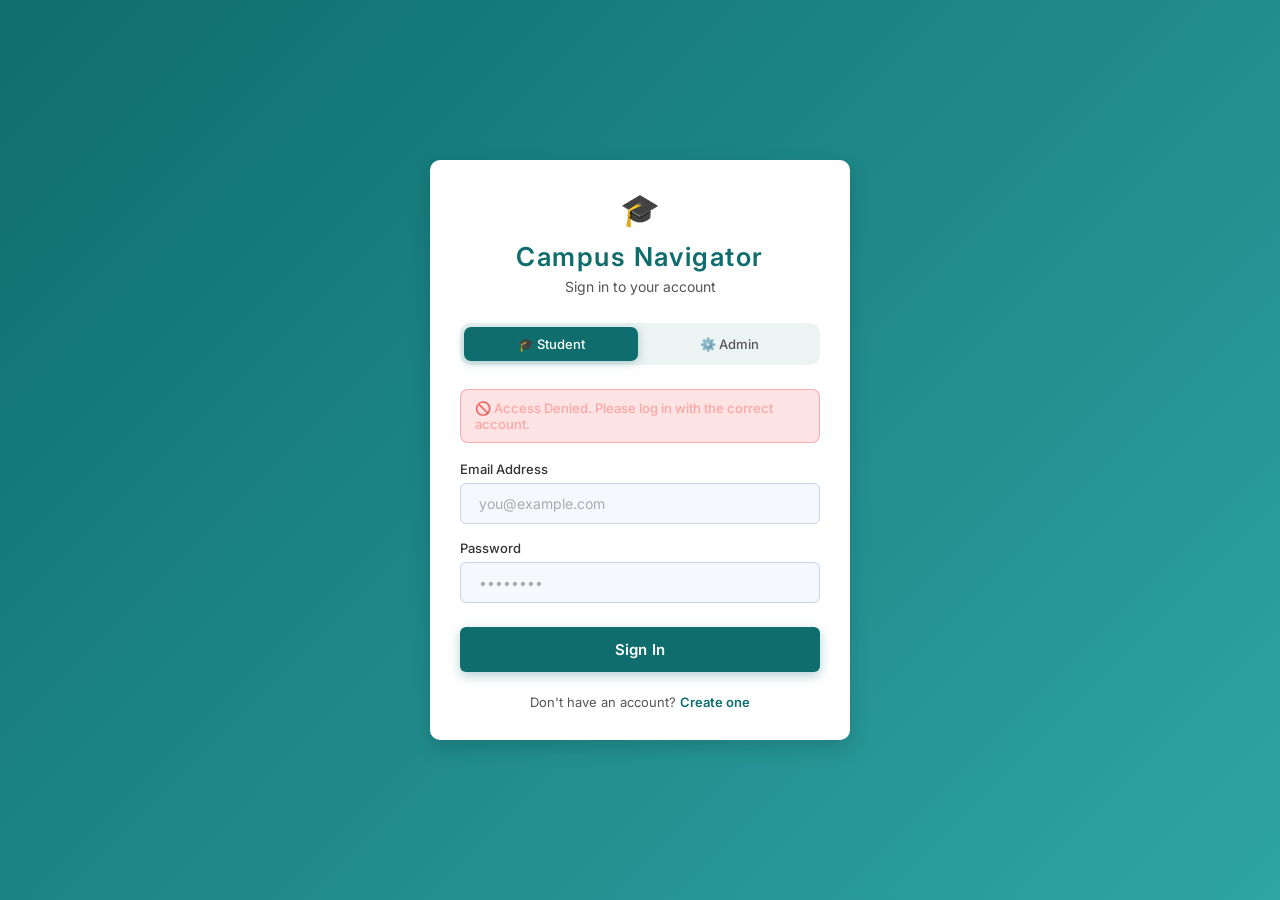
<file: index.html>
﻿<!DOCTYPE html>
<html lang="en">

<head>
    <meta charset="UTF-8">
    <meta name="viewport" content="width=device-width, initial-scale=1.0">
    <title>Campus Navigator</title>
    <link rel="stylesheet" href="style.css">
    <link rel="stylesheet" href="https://fonts.googleapis.com/css2?family=Roboto:wght@300;400;500;700&display=swap">
</head>

<body>

    <div class="app-container">
        <!-- Sidebar Navigation -->
        <nav class="sidebar">
            <div class="sidebar-header">
                <h2>Campus Nav</h2>
            </div>
            <ul class="nav-links">
                <li><a href="#" class="active" data-page="home">Home</a></li>
                <li><a href="#" data-page="navigation">Navigation</a></li>
                <li><a href="#" data-page="faculty">Faculty Info</a></li>
                <li><a href="#" data-page="library">Library</a></li>
                <li><a href="#" data-page="canteen">Canteen</a></li>
                <li><a href="#" data-page="bus">Bus Info</a></li>

                <li><a href="#" data-page="exam-seat">🪑 Exam Seat</a></li>
                <li><a href="#" class="logout-btn" onclick="Auth.logout()">Logout</a></li>
            </ul>
        </nav>

        <!-- Main Content -->
        <main class="main-content">
            <header class="top-bar">
                <h1>Campus Navigator</h1>
            </header>
            <div class="scroll-area">
                <!-- Home Module (Includes Hero & Features) -->
                <section id="home-module" class="module active">
                    <!-- HERO SECTION -->
                    <div class="hero-section">
                        <div class="hero-overlay">
                            <h2>Welcome to Smart Campus Utility System</h2>
                            <p>Navigate Campus • Order Food • Check Library • Bus Info • Faculty Details</p>
                        </div>
                    </div>

                    <div class="home-features">
                        <div class="feature-card">
                            <div class="feature-icon">🗺️</div>
                            <h3>Campus Navigation</h3>
                            <p>Detailed floor plans and interactive maps of all campus buildings.</p>
                        </div>
                        <div class="feature-card">
                            <div class="feature-icon">📚</div>
                            <h3>Library System</h3>
                            <p>Browse books, check availability, and reserve titles easily.</p>
                        </div>
                        <div class="feature-card">
                            <div class="feature-icon">🍱</div>
                            <h3>Canteen Ordering</h3>
                            <p>Skip the queue by ordering food directly from your mobile.</p>
                        </div>
                        <div class="feature-card">
                            <div class="feature-icon">👤</div>
                            <h3>Faculty Directory</h3>
                            <p>Search and locate faculty members and departmental staff.</p>
                        </div>
                    </div>
                </section>

                <!-- Navigation Page Content — shell populated by navigation.js -->
                <section id="navigation-module" class="module"></section>

                <!-- Faculty/Staff Module -->
                <section id="faculty-module" class="module teal-theme">
                    <div class="library-header">
                        <h2>Faculty &amp; Staff Directory</h2>
                        <div class="search-box">
                            <input type="text" id="facultySearch" class="search-bar"
                                placeholder="Search by name or room...">
                            <button class="search-icon-btn" aria-label="Search">🔍</button>
                        </div>
                    </div>
                    <div class="faculty-section">
                        <h3>Principal</h3>
                        <div id="principal-container" class="principal-container"></div>
                    </div>

                    <div class="faculty-section">
                        <h3>Faculty Members</h3>
                        <div id="faculty-grid" class="faculty-grid"></div>
                    </div>

                    <div class="faculty-section">
                        <h3>Technical Staff</h3>
                        <div id="staff-grid" class="faculty-grid"></div>
                    </div>
                </section>

                <!-- Library Module -->
                <section id="library-module" class="module teal-theme">
                    <div class="library-header">
                        <h2>Library &amp; Reservation System</h2>
                        <div class="search-box">
                            <input type="text" id="library-search" class="search-bar" placeholder="🔍 Search Books..."
                                onkeyup="filterBooks()">
                            <button class="search-icon-btn" aria-label="Search">🔍</button>
                        </div>
                    </div>

                    <!-- Stats Summary -->
                    <div class="library-summary">
                        <div class="summary-card">
                            <div class="summary-icon">📚</div>
                            <div class="summary-info">
                                <h3 id="stat-total-books">0</h3>
                                <p>Total Books</p>
                            </div>
                        </div>
                        <div class="summary-card">
                            <div class="summary-icon">✅</div>
                            <div class="summary-info">
                                <h3 id="stat-available-books">0</h3>
                                <p>Available</p>
                            </div>
                        </div>
                        <div class="summary-card">
                            <div class="summary-icon">📖</div>
                            <div class="summary-info">
                                <h3 id="stat-issued-books">0</h3>
                                <p>Issued</p>
                            </div>
                        </div>
                        <div class="summary-card">
                            <div class="summary-icon">📖</div>
                            <div class="summary-info">
                                <h3 id="stat-reserved-books">0</h3>
                                <p>Reserved</p>
                            </div>
                        </div>
                    </div>

                    <div id="my-books-container" class="my-books-section" style="display: none;">
                        <h3>My Issued Books</h3>
                        <div id="my-books-list" class="book-grid"></div>
                    </div>

                    <div id="my-reserved-container" class="my-books-section"
                        style="display: none; border-left-color: #f39c12;">
                        <h3>My Reservations &amp; Waitlist</h3>
                        <div id="my-reserved-list" class="book-grid"></div>
                    </div>

                    <div id="library-content">
                        <!-- Books Rendered Here -->
                    </div>
                </section>

                <!-- Canteen Module -->
                <section id="canteen-module" class="module teal-theme">
                    <div class="canteen-header">
                        <h2>🍱 Campus Canteen</h2>
                        <button id="toggle-cart-btn" class="cart-btn" onclick="toggleCart()">
                            🛒 Cart <span id="cart-count" class="badge">0</span>
                        </button>
                    </div>

                    <div class="canteen-layout">
                        <!-- Menu Section -->
                        <div class="menu-section">
                            <h3>Menu</h3>
                            <div id="canteen-menu-grid" class="food-grid">
                                <!-- Food Items via JS -->
                            </div>
                        </div>

                        <!-- Cart Sidebar (Hidden by default on mobile) -->
                        <aside id="canteen-cart" class="cart-sidebar">
                            <h3>Your Order</h3>
                            <div id="cart-items-container">
                                <p class="empty-cart-msg">Your cart is empty.</p>
                            </div>

                            <div class="cart-footer">
                                <div class="cart-total">
                                    <span>Total:</span>
                                    <span id="cart-total-price">₹0</span>
                                </div>
                                <button id="place-order-btn" class="checkout-btn" onclick="placeOrder()">Place
                                    Order</button>
                            </div>
                        </aside>
                    </div>

                    <!-- Admin Section (Collapsible) -->
                    <div class="admin-panel admin-only">
                        <button class="accordion-btn" onclick="toggleAdminPanel()">⚙️ Admin: Manage Menu</button>
                        <div id="admin-panel-content" class="panel-content" style="display:none;">
                            <input type="text" id="new-food-name" placeholder="Item Name">
                            <input type="number" id="new-food-price" placeholder="Price (₹)">
                            <select id="new-food-category">
                                <option value="Snacks">Snacks</option>
                                <option value="Lunch">Lunch</option>
                                <option value="Beverages">Beverages</option>
                            </select>
                            <button onclick="addNewFoodItem()">Add Item</button>
                        </div>
                    </div>

                    <!-- Admin Orders Section -->
                    <div class="admin-panel admin-only" style="margin-top:12px;">
                        <button class="accordion-btn" onclick="toggleOrdersPanel()">📋 Admin: Manage Orders</button>
                        <div id="admin-orders-panel" style="display:none; margin-top:12px;">
                            <div id="admin-orders-list">
                                <!-- Populated by JS -->
                            </div>
                        </div>
                    </div>
                </section>

                <!-- Bus Module -->
                <section id="bus-module" class="module teal-theme">
                    <div class="bus-header">
                        <h2>🚌 Bus Information</h2>
                    </div>
                    <div id="bus-alert-container"></div>
                    <div id="bus-grid" class="bus-grid">
                        <!-- Bus Cards Rendered Here -->
                    </div>
                </section>

                <!-- Exam Seat Module (Student Read-Only) -->
                <section id="exam-seat-module" class="module teal-theme">
                    <div class="exam-seat-module-header">
                        <h2>🪑 My Exam Seat</h2>
                    </div>
                    <div class="exam-seat-search-box">
                        <div class="search-box" style="max-width:460px;">
                            <input type="text" id="examRegInput" class="search-bar exam-reg-input"
                                placeholder="Enter Register Number (e.g. MEK25CS001)" autocomplete="off"
                                onkeydown="if(event.key==='Enter') searchExamSeat()">
                            <button id="examSearchBtn" class="search-icon-btn" onclick="searchExamSeat()"
                                aria-label="Search">🔍</button>
                        </div>
                    </div>
                    <div id="examSeatResult"></div>
                </section>


            </div><!-- /.scroll-area -->
        </main>
    </div>

    <script src="auth.js"></script>
    <script src="bus_manager.js"></script>
    <script src="library_manager.js"></script>
    <script src="canteen_manager.js"></script>
    <script src="script.js"></script>
    <script src="navigation.js?v=20260304"></script>
    <script>
        Auth.initProtection();

        /* ── EXAM SEAT SEARCH (Student, read-only) ── */
        function searchExamSeat() {
            const reg = document.getElementById('examRegInput').value.trim().toUpperCase();
            const resultEl = document.getElementById('examSeatResult');
            if (!reg) {
                resultEl.innerHTML = '<p class="seat-msg seat-warn">Please enter a register number.</p>';
                return;
            }
            const seating = JSON.parse(localStorage.getItem('campus_exam_seating') || 'null');
            if (!seating) {
                resultEl.innerHTML = '<p class="seat-msg seat-warn">Exam seating has not been published yet. Please check back later.</p>';
                return;
            }
            const entry = seating[reg];
            if (!entry) {
                resultEl.innerHTML = `<div class="seat-result-card seat-not-found"><span class="seat-icon">❌</span><p>No record found for <b>${reg}</b>.<br>Verify your register number or contact the exam cell.</p></div>`;
                return;
            }
            const seatInfo = entry.isDrawing
                ? `Table ${entry.tableNo} &nbsp;&ndash;&nbsp; Row ${entry.row}, Column ${entry.col}`
                : `Bench ${entry.benchNo}`;
            const seatIcon = entry.isDrawing ? '🎨' : '🪑';
            resultEl.innerHTML = `
                <div class="seat-result-card seat-found">
                    <div class="seat-result-header">
                        <span class="seat-icon">✅</span>
                        <span class="seat-result-title">Seat Found</span>
                    </div>
                    <div class="seat-result-body">
                        <div class="seat-row">
                            <span class="seat-label">🏢 Floor</span>
                            <span class="seat-value">${entry.floor}</span>
                        </div>
                        <div class="seat-row">
                            <span class="seat-label">🏫 Classroom</span>
                            <span class="seat-value">${entry.roomName}</span>
                        </div>
                        <div class="seat-row">
                            <span class="seat-label">${seatIcon} Seat</span>
                            <span class="seat-value seat-highlight">${seatInfo}</span>
                        </div>
                    </div>
                </div>`;
        }
    </script>
</body>

</html>
</file>
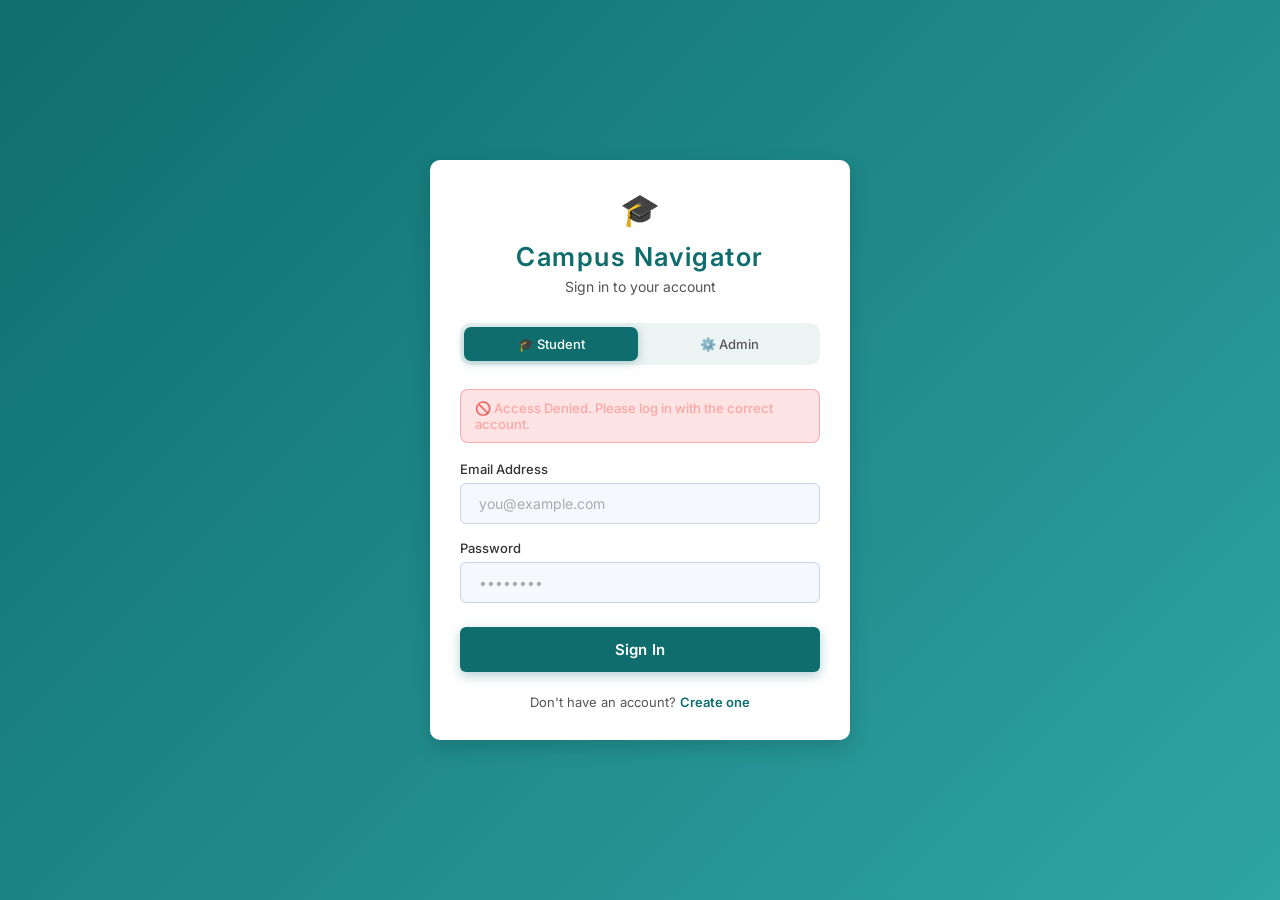
<file: admin.html>
<!DOCTYPE html>
<html lang="en">

<head>
    <meta charset="UTF-8">
    <meta name="viewport" content="width=device-width, initial-scale=1.0">
    <title>Admin Dashboard - Campus Navigator</title>
    <link rel="stylesheet" href="style.css">
    <link rel="stylesheet" href="auth.css">
    <style>
        /* =============================================
           ADMIN PANEL — TEAL THEME
           ============================================= */
        :root {
            --adm-primary: #0F6D6D;
            --adm-secondary: #0C5C5C;
            --adm-accent: #2FA4A4;
            --adm-bg: #F5F7F7;
            --adm-card: #FFFFFF;
            --adm-text: #333333;
            --adm-muted: #6B7280;
            --adm-border: #E4E7EB;
            --adm-shadow: 0 4px 16px rgba(15, 109, 109, 0.10);
            --adm-shadow-lg: 0 8px 28px rgba(15, 109, 109, 0.16);
            --adm-radius: 14px;
            --adm-radius-sm: 8px;
        }

        /* ── Scroll fix ── */
        body {
            background: var(--adm-bg) !important;
            overflow: auto !important;
        }

        .app-container {
            height: auto !important;
            min-height: 100vh !important;
            overflow: visible !important;
            background: var(--adm-bg);
        }

        .main-content {
            height: auto !important;
            min-height: 100vh !important;
            overflow: visible !important;
        }

        /* ── Admin Sidebar ── */
        .admin-sidebar {
            background-color: var(--adm-primary) !important;
        }

        .admin-sidebar .sidebar-header {
            border-bottom-color: rgba(255, 255, 255, 0.15) !important;
        }

        .admin-sidebar .nav-links a {
            color: rgba(255, 255, 255, 0.75) !important;
        }

        .admin-sidebar .nav-links a:hover {
            background: rgba(255, 255, 255, 0.12) !important;
            color: #fff !important;
        }

        .admin-sidebar .nav-links a.active {
            background: rgba(255, 255, 255, 0.20) !important;
            color: #fff !important;
        }

        /* ── Top bar ── */
        .top-bar {
            background: var(--adm-secondary) !important;
        }

        .top-bar h1 {
            color: #fff !important;
        }

        /* ── Admin Content Area ── */
        .admin-content {
            padding: 30px;
            background: var(--adm-bg);
        }

        /* -- Section Headings inside admin tabs -- */
        #overview-tab h2,
        #canteen-tab h2,
        #library-tab h2,
        #bus-tab h2,
        #orders-tab h2,
        #seating-tab h2 {
            color: var(--adm-primary) !important;
            border-bottom-color: rgba(15, 109, 109, 0.25) !important;
        }

        /* ── Dashboard Grid ── */
        .dashboard-grid {
            display: grid;
            grid-template-columns: repeat(auto-fill, minmax(240px, 1fr));
            gap: 20px;
        }

        /* ── Stat Cards ── */
        .stat-card {
            background: var(--adm-card);
            border: 1px solid var(--adm-border);
            padding: 24px 20px;
            border-radius: var(--adm-radius);
            box-shadow: var(--adm-shadow);
            text-align: center;
            color: var(--adm-text);
            transition: box-shadow 0.2s, transform 0.2s, border-color 0.2s;
        }

        .stat-card:hover {
            box-shadow: var(--adm-shadow-lg);
            transform: translateY(-2px);
            border-color: var(--adm-accent);
        }

        .stat-card h3 {
            color: var(--adm-muted);
            font-size: 0.88rem;
            font-weight: 500;
            margin-bottom: 10px;
        }

        .stat-number {
            font-size: 2rem;
            font-weight: 800;
            color: var(--adm-primary);
        }

        /* ── Manage Sections ── */
        .manage-section {
            background: var(--adm-card);
            border: 1px solid var(--adm-border);
            padding: 24px;
            border-radius: var(--adm-radius);
            box-shadow: var(--adm-shadow);
            margin-bottom: 28px;
            color: var(--adm-text);
            transition: border-color 0.22s, box-shadow 0.22s;
        }

        .manage-section:hover {
            border-color: var(--adm-accent) !important;
            box-shadow: var(--adm-shadow-lg) !important;
        }

        /* ── Manage Header ── */
        .manage-header {
            display: flex;
            justify-content: space-between;
            align-items: center;
            margin-bottom: 20px;
            border-bottom: 2px solid rgba(15, 109, 109, 0.20);
            padding-bottom: 14px;
        }

        .manage-header h2 {
            color: var(--adm-primary) !important;
            font-size: 1.05rem !important;
            font-weight: 700 !important;
            letter-spacing: 0.03em !important;
        }

        /* ── Action Button ── */
        .action-btn {
            background: var(--adm-primary);
            color: #FFFFFF;
            border: none;
            padding: 9px 18px;
            border-radius: 30px;
            cursor: pointer;
            font-weight: 600;
            font-size: 0.85rem;
            transition: background 0.2s, transform 0.2s, box-shadow 0.2s;
            box-shadow: 0 3px 10px rgba(15, 109, 109, 0.25);
        }

        .action-btn:hover {
            background: var(--adm-secondary);
            transform: scale(1.04);
            box-shadow: 0 5px 16px rgba(15, 109, 109, 0.35);
        }

        /* ── Data Table ── */
        .data-table {
            width: 100%;
            border-collapse: collapse;
            color: var(--adm-text);
        }

        .data-table th,
        .data-table td {
            text-align: left;
            padding: 12px 14px;
            border-bottom: 1px solid var(--adm-border);
        }

        .data-table th {
            background-color: #F0F9F9;
            color: var(--adm-primary);
            font-size: 0.8rem;
            text-transform: uppercase;
            letter-spacing: 0.06em;
            font-weight: 700;
        }

        .data-table td {
            color: var(--adm-text);
        }

        .data-table tr:hover td {
            background: rgba(47, 164, 164, 0.04);
        }

        /* ── Modal ── */
        .modal {
            position: fixed;
            top: 0;
            left: 0;
            width: 100%;
            height: 100%;
            background: rgba(0, 0, 0, 0.45);
            display: none;
            justify-content: center;
            align-items: center;
            z-index: 9999;
        }

        .modal-content {
            background: var(--adm-card);
            border: 1px solid var(--adm-border);
            border-radius: var(--adm-radius);
            padding: 28px;
            width: 340px;
            color: var(--adm-text);
            box-shadow: 0 16px 48px rgba(15, 109, 109, 0.18);
        }

        .modal-content label {
            color: var(--adm-muted);
            font-size: 0.85rem;
            font-weight: 500;
        }

        .modal-content input,
        .modal-content select {
            background: #FFFFFF;
            border: 1.5px solid var(--adm-border);
            border-radius: 30px;
            color: var(--adm-text);
            padding: 9px 16px;
            width: 100%;
            box-sizing: border-box;
            margin-top: 6px;
            font-size: 0.88rem;
            outline: none;
            transition: border-color 0.2s, box-shadow 0.2s;
        }

        .modal-content input:focus,
        .modal-content select:focus {
            border-color: var(--adm-accent);
            box-shadow: 0 0 0 3px rgba(47, 164, 164, 0.18);
        }

        .modal-content input::placeholder {
            color: var(--adm-muted);
        }

        .close-modal {
            background: #FEF2F2;
            color: #DC2626;
            border: 1px solid #FCA5A5;
            padding: 6px 14px;
            border-radius: 20px;
            cursor: pointer;
            font-weight: 600;
            font-size: 0.83rem;
            transition: background 0.2s;
        }

        .close-modal:hover {
            background: #FEE2E2;
        }

        /* ── Orders Grid ── */
        .orders-grid {
            display: grid;
            grid-template-columns: repeat(auto-fill, minmax(320px, 1fr));
            gap: 20px;
            margin-top: 16px;
        }

        .order-card {
            background: var(--adm-card);
            border: 1px solid var(--adm-border);
            border-radius: var(--adm-radius);
            padding: 18px 20px;
            box-shadow: var(--adm-shadow);
            display: flex;
            flex-direction: column;
            gap: 8px;
            transition: box-shadow 0.2s, border-color 0.2s;
        }

        .order-card:hover {
            border-color: var(--adm-accent);
            box-shadow: var(--adm-shadow-lg);
        }

        .order-card .order-id {
            font-size: 0.78rem;
            color: var(--adm-muted);
        }

        .order-card .order-student {
            font-size: 1rem;
            font-weight: 700;
            color: var(--adm-text);
        }

        .order-card .order-items {
            font-size: 0.88rem;
            color: var(--adm-muted);
        }

        .order-card .order-total {
            font-size: 1rem;
            font-weight: 700;
            color: var(--adm-primary);
        }

        .order-badges {
            display: flex;
            gap: 8px;
            flex-wrap: wrap;
            margin: 4px 0;
        }

        .badge {
            padding: 4px 10px;
            border-radius: 20px;
            font-size: 0.78rem;
            font-weight: 600;
        }

        .badge-pending-pay {
            background: #FEF3C7;
            color: #92400E;
        }

        .badge-paid {
            background: #DCFCE7;
            color: #15803D;
        }

        .badge-pending-ord {
            background: #FEF3C7;
            color: #B45309;
        }

        .badge-preparing {
            background: #DBEAFE;
            color: #1D4ED8;
        }

        .badge-completed {
            background: #DCFCE7;
            color: #15803D;
        }

        .order-actions {
            display: flex;
            gap: 8px;
            margin-top: 8px;
        }

        .btn-pay {
            flex: 1;
            background: #DCFCE7;
            color: #15803D;
            border: 1px solid #86EFAC;
            padding: 8px 12px;
            border-radius: 30px;
            cursor: pointer;
            font-size: 0.85rem;
            font-weight: 600;
            transition: background 0.2s, border-color 0.2s;
        }

        .btn-pay:hover {
            background: #BBF7D0;
            border-color: #4ADE80;
        }

        .btn-pay:disabled {
            background: #F3F4F6;
            color: #9CA3AF;
            border-color: #E4E7EB;
            cursor: default;
        }

        .btn-complete {
            flex: 1;
            background: #DBEAFE;
            color: #1D4ED8;
            border: 1px solid #93C5FD;
            padding: 8px 12px;
            border-radius: 30px;
            cursor: pointer;
            font-size: 0.85rem;
            font-weight: 600;
            transition: background 0.2s, border-color 0.2s;
        }

        .btn-complete:hover {
            background: #BFDBFE;
            border-color: #60A5FA;
        }

        .btn-complete:disabled {
            background: #F3F4F6;
            color: #9CA3AF;
            border-color: #E4E7EB;
            cursor: default;
        }

        /* ── Alert input ── */
        .alert-input {
            flex: 1;
            width: 100%;
            background: #FFFFFF;
            color: var(--adm-text);
            border: 1.5px solid var(--adm-border);
            padding: 9px 16px;
            border-radius: 30px;
            font-size: 0.85rem;
            font-weight: 500;
            font-family: inherit;
            outline: none;
            box-shadow: 0 2px 8px rgba(0, 0, 0, 0.06);
            transition: border-color 0.2s, box-shadow 0.2s;
            box-sizing: border-box;
        }

        .alert-input::placeholder {
            color: var(--adm-muted);
        }

        .alert-input:focus {
            border-color: var(--adm-accent);
            box-shadow: 0 0 0 3px rgba(47, 164, 164, 0.18);
        }

        .alert-input:hover:not(:focus) {
            border-color: var(--adm-accent);
        }

        /* ═══════════ EXAM SEATING MODULE — ADMIN SCOPED STYLES ═══════════ */
        .admin-seating-module {
            font-family: inherit;
        }

        .admin-seating-module .asm-header {
            display: flex;
            align-items: center;
            justify-content: space-between;
            flex-wrap: wrap;
            gap: 12px;
            margin-bottom: 24px;
            padding-bottom: 16px;
            border-bottom: 2px solid rgba(15, 109, 109, 0.20);
        }

        .admin-seating-module .asm-header h2 {
            font-size: 1.3rem;
            color: var(--adm-primary);
            letter-spacing: 0.03em;
            margin: 0;
        }

        .admin-seating-module .asm-upload-box {
            background: #F0F9F9;
            border: 2px dashed rgba(15, 109, 109, 0.30);
            border-radius: var(--adm-radius-sm);
            padding: 20px;
            margin-bottom: 20px;
        }

        .admin-seating-module .asm-upload-box label {
            display: block;
            font-weight: 600;
            color: var(--adm-muted);
            margin-bottom: 8px;
            font-size: 0.92rem;
        }

        .admin-seating-module .asm-upload-box textarea {
            width: 100%;
            min-height: 120px;
            border: 1.5px solid var(--adm-border);
            border-radius: var(--adm-radius-sm);
            padding: 10px 14px;
            font-size: 0.88rem;
            font-family: 'Courier New', monospace;
            resize: vertical;
            box-sizing: border-box;
            background: #FFFFFF;
            color: var(--adm-text);
            outline: none;
        }

        .admin-seating-module .asm-upload-box textarea:focus {
            border-color: var(--adm-accent);
            box-shadow: 0 0 0 3px rgba(47, 164, 164, 0.15);
        }

        .admin-seating-module .asm-upload-hint {
            font-size: 0.78rem;
            color: var(--adm-muted);
            margin-top: 6px;
        }

        .admin-seating-module .asm-controls {
            display: flex;
            flex-wrap: wrap;
            gap: 10px;
            align-items: flex-end;
            margin-bottom: 22px;
        }

        .admin-seating-module .asm-btn {
            padding: 9px 20px;
            border: none;
            border-radius: 30px;
            font-size: 0.88rem;
            font-weight: 600;
            cursor: pointer;
            transition: transform 0.15s, box-shadow 0.15s;
        }

        .admin-seating-module .asm-btn:hover {
            transform: scale(1.04);
            box-shadow: 0 5px 16px rgba(15, 109, 109, 0.25);
        }

        .admin-seating-module .asm-btn-generate {
            background: var(--adm-primary);
            color: #FFFFFF;
            box-shadow: 0 3px 10px rgba(15, 109, 109, 0.25);
        }

        .admin-seating-module .asm-btn-generate:hover {
            background: var(--adm-secondary);
        }

        .admin-seating-module .asm-btn-regen {
            background: #FEF3C7;
            color: #92400E;
            border: 1px solid #FCD34D;
        }

        .admin-seating-module .asm-btn-regen:hover {
            background: #FDE68A;
        }

        .admin-seating-module .asm-btn-clear {
            background: #FEF2F2;
            color: #DC2626;
            border: 1px solid #FCA5A5;
        }

        .admin-seating-module .asm-btn-clear:hover {
            background: #FEE2E2;
        }

        .admin-seating-module .asm-btn-export {
            background: #DCFCE7;
            color: #15803D;
            border: 1px solid #86EFAC;
        }

        .admin-seating-module .asm-btn-export:hover {
            background: #BBF7D0;
        }

        .admin-seating-module .asm-stats {
            display: flex;
            gap: 14px;
            flex-wrap: wrap;
            margin-bottom: 24px;
        }

        .admin-seating-module .asm-stat-card {
            flex: 1;
            min-width: 130px;
            background: var(--adm-card);
            border: 1px solid var(--adm-border);
            border-radius: var(--adm-radius-sm);
            padding: 14px 18px;
            text-align: center;
            box-shadow: var(--adm-shadow);
            transition: box-shadow 0.2s, border-color 0.2s;
        }

        .admin-seating-module .asm-stat-card:hover {
            border-color: var(--adm-accent);
            box-shadow: var(--adm-shadow-lg);
        }

        .admin-seating-module .asm-stat-num {
            font-size: 1.7rem;
            font-weight: 800;
            color: var(--adm-primary);
        }

        .admin-seating-module .asm-stat-label {
            font-size: 0.75rem;
            color: var(--adm-muted);
            margin-top: 2px;
            text-transform: uppercase;
            letter-spacing: .04em;
        }

        .admin-seating-module .asm-search-bar {
            display: flex;
            gap: 10px;
            align-items: center;
            background: #FFFFFF;
            border: 1.5px solid var(--adm-border);
            border-radius: 30px;
            padding: 8px 18px;
            margin-bottom: 24px;
            max-width: 480px;
            transition: border-color 0.2s, box-shadow 0.2s;
        }

        .admin-seating-module .asm-search-bar:focus-within {
            border-color: var(--adm-accent);
            box-shadow: 0 0 0 3px rgba(47, 164, 164, 0.18);
        }

        .admin-seating-module .asm-search-bar input {
            border: none;
            outline: none;
            flex: 1;
            font-size: 0.92rem;
            color: var(--adm-text);
            background: transparent;
        }

        .admin-seating-module .asm-search-bar input::placeholder {
            color: var(--adm-muted);
        }

        .admin-seating-module .asm-search-bar button {
            background: var(--adm-primary);
            color: #FFFFFF;
            border: none;
            border-radius: 20px;
            padding: 6px 16px;
            cursor: pointer;
            font-size: 0.85rem;
            font-weight: 600;
            transition: background 0.2s;
        }

        .admin-seating-module .asm-search-bar button:hover {
            background: var(--adm-secondary);
        }

        .admin-seating-module .asm-search-result {
            background: rgba(15, 109, 109, 0.06);
            border: 1px solid rgba(15, 109, 109, 0.25);
            border-radius: var(--adm-radius-sm);
            padding: 14px 18px;
            margin-bottom: 24px;
            font-size: 0.92rem;
            color: var(--adm-text);
            display: none;
        }

        .admin-seating-module .asm-search-result.visible {
            display: block;
        }

        .admin-seating-module .asm-room-block {
            background: var(--adm-card);
            border: 1px solid var(--adm-border);
            border-radius: var(--adm-radius);
            padding: 20px 20px 14px;
            margin-bottom: 26px;
            box-shadow: var(--adm-shadow);
            transition: box-shadow 0.2s, border-color 0.2s;
        }

        .admin-seating-module .asm-room-block:hover {
            border-color: var(--adm-accent);
            box-shadow: var(--adm-shadow-lg);
        }

        .admin-seating-module .asm-room-title {
            font-size: 1.0rem;
            font-weight: 700;
            color: var(--adm-primary);
            margin-bottom: 4px;
        }

        .admin-seating-module .asm-room-meta {
            font-size: 0.78rem;
            color: var(--adm-muted);
            margin-bottom: 14px;
        }

        .admin-seating-module .asm-grid {
            display: grid;
            gap: 8px;
        }

        .admin-seating-module .asm-grid.asm-regular {
            grid-template-columns: repeat(4, 1fr);
        }

        .admin-seating-module .asm-grid.asm-drawing {
            grid-template-columns: repeat(5, 1fr);
        }

        .admin-seating-module .asm-bench {
            background: #F9FAFB;
            border: 1.5px solid var(--adm-border);
            border-radius: var(--adm-radius-sm);
            padding: 8px 7px;
            text-align: center;
            font-size: 0.72rem;
            min-height: 64px;
        }

        .admin-seating-module .asm-bench.occupied {
            border-color: rgba(15, 109, 109, 0.40);
            background: rgba(15, 109, 109, 0.06);
        }

        .admin-seating-module .asm-bench.full {
            border-color: rgba(22, 163, 74, 0.40);
            background: rgba(22, 163, 74, 0.06);
        }

        .admin-seating-module .asm-bench.empty {
            border-color: var(--adm-border);
            background: #FFFFFF;
            border-style: dashed;
        }

        .admin-seating-module .asm-bench-num {
            font-size: 0.65rem;
            color: var(--adm-muted);
            margin-bottom: 4px;
        }

        .admin-seating-module .asm-seat {
            display: flex;
            align-items: center;
            gap: 4px;
            padding: 2px 0;
            border-radius: 4px;
            margin: 2px 0;
        }

        .admin-seating-module .asm-seat-pos {
            font-size: 0.62rem;
            color: var(--adm-muted);
            flex-shrink: 0;
            width: 10px;
        }

        .admin-seating-module .asm-seat-name {
            font-weight: 600;
            color: var(--adm-text);
            font-size: 0.72rem;
            word-break: break-word;
            line-height: 1.2;
        }

        .admin-seating-module .asm-seat-reg {
            font-size: 0.62rem;
            color: var(--adm-accent);
            margin-top: 1px;
        }

        .admin-seating-module .asm-seat-yr {
            display: inline-block;
            background: var(--adm-primary);
            color: #fff;
            border-radius: 3px;
            padding: 0 4px;
            font-size: 0.58rem;
            font-weight: 700;
            margin-top: 2px;
        }

        .admin-seating-module .asm-seat-empty .asm-seat-name {
            color: #9CA3AF;
            font-weight: 400;
        }

        .admin-seating-module .asm-empty-state {
            text-align: center;
            padding: 48px 20px;
            color: var(--adm-muted);
            font-size: 0.95rem;
        }

        .admin-seating-module .asm-yr-1 .asm-seat-yr {
            background: #2563eb;
        }

        .admin-seating-module .asm-yr-2 .asm-seat-yr {
            background: #7c3aed;
        }

        .admin-seating-module .asm-yr-3 .asm-seat-yr {
            background: #0891b2;
        }

        .admin-seating-module .asm-yr-4 .asm-seat-yr {
            background: #c0392b;
        }

        @media (max-width: 640px) {
            .admin-seating-module .asm-grid.asm-regular {
                grid-template-columns: repeat(2, 1fr);
            }

            .admin-seating-module .asm-grid.asm-drawing {
                grid-template-columns: repeat(3, 1fr);
            }
        }
    </style>
</head>

<body>

    <div class="app-container">
        <!-- Admin Sidebar -->
        <nav class="sidebar admin-sidebar">
            <div class="sidebar-header">
                <h2>Admin Panel</h2>
            </div>
            <ul class="nav-links">
                <li><a href="#" class="active" onclick="switchAdminTab('overview')">Overview</a></li>
                <li><a href="#" onclick="switchAdminTab('canteen')">Canteen Mgmt</a></li>
                <li><a href="#" onclick="switchAdminTab('library')">Library Mgmt</a></li>
                <li><a href="#" onclick="switchAdminTab('bus')">Bus Routes</a></li>
                <li><a href="#" onclick="switchAdminTab('orders')">Orders/Reqs</a></li>
                <li><a href="#" onclick="switchAdminTab('seating')">Exam Seating</a></li>
                <li><a href="#" class="logout-btn" onclick="Auth.logout()">Logout</a></li>
            </ul>
        </nav>

        <!-- Main Content -->
        <main class="main-content admin-content">
            <header class="top-bar">
                <h1>Administrator Dashboard</h1>
            </header>

            <!-- Overview Section -->
            <section id="overview-tab" class="admin-tab">
                <h2>System Overview</h2>
                <div class="dashboard-grid">
                    <div class="stat-card">
                        <h3>Registered Users</h3>
                        <div class="stat-number" id="userCount">0</div>
                    </div>
                    <div class="stat-card">
                        <h3>Canteen Items</h3>
                        <div class="stat-number" id="canteenCount">0</div>
                    </div>
                    <div class="stat-card">
                        <h3>Library Books</h3>
                        <div class="stat-number" id="bookCount">0</div>
                    </div>
                    <div class="stat-card">
                        <h3>Unique Visitors</h3>
                        <div class="stat-number">124</div> <!-- Static for now -->
                    </div>
                </div>
            </section>

            <!-- Canteen Management -->
            <section id="canteen-tab" class="admin-tab" style="display:none;">
                <div class="manage-section">
                    <div class="manage-header">
                        <h2>Canteen Menu</h2>
                        <button id="addItemBtn" class="action-btn">+ Add Item</button>
                    </div>
                    <table class="data-table" id="canteenTable">
                        <thead>
                            <tr>
                                <th>Item Name</th>
                                <th>Price</th>
                                <th>Status</th>
                                <th>Action</th>
                            </tr>
                        </thead>
                        <tbody>
                            <!-- Populated via JS -->
                        </tbody>
                    </table>
                </div>
            </section>

            <!-- Library Management -->
            <section id="library-tab" class="admin-tab" style="display:none;">
                <div class="manage-section">
                    <!-- renderLibraryAdmin() will populate this -->
                </div>
            </section>

            <!-- Bus Routes Management -->
            <section id="bus-tab" class="admin-tab" style="display:none;">
                <div class="manage-section">
                    <div class="manage-header">
                        <h2>Bus Routes</h2>
                        <button class="action-btn" onclick="addItem('bus')">+ Add Route</button>
                    </div>
                    <table class="data-table" id="busTable">
                        <thead>
                            <tr>
                                <th>Route No</th>
                                <th>Destination</th>
                                <th>Status</th>
                                <th>Alert Message</th>
                            </tr>
                        </thead>
                        <tbody>
                            <!-- Populated via JS -->
                        </tbody>
                    </table>
                </div>
            </section>

            <!-- Orders & Requests -->
            <section id="orders-tab" class="admin-tab" style="display:none;">
                <div class="manage-section" id="orders-section">
                    <div class="manage-header">
                        <h2>Canteen Orders</h2>
                    </div>
                    <div class="orders-grid" id="orders-grid">
                        <p>No active orders.</p>
                    </div>
                </div>
            </section>

            <!-- Exam Seating -->
            <section id="seating-tab" class="admin-tab" style="display:none;">
                <div class="manage-section" style="text-align:center; padding:60px 30px;">
                    <div style="font-size:3rem; margin-bottom:16px;">&#128203;</div>
                    <h2 style="font-size:1.4rem; color:#FFFFFF; margin-bottom:10px;">CSE Exam Seating Arrangement</h2>
                    <p style="color:#B0C4DE; font-size:0.92rem; margin-bottom:28px; max-width:480px; margin-inline:auto; line-height:1.6;">
                        Auto-generates seating for <strong style="color:#FFFFFF;">214 students</strong> across all 4
                        years (MEK22&#8211;MEK25) with
                        randomized mixed-year bench assignments, search, and print export.
                    </p>
                    <a href="exam_seating.html" target="_blank" style="display:inline-block; background:#FFFFFF; color:#0B1F3A;
                              padding:14px 32px; border-radius:30px; font-size:0.95rem; font-weight:700;
                              text-decoration:none; box-shadow:0 4px 20px rgba(0,0,0,0.25);
                              transition:transform 0.2s, box-shadow 0.2s;"
                        onmouseover="this.style.transform='scale(1.04)'; this.style.boxShadow='0 8px 28px rgba(0,0,0,0.40)'"
                        onmouseout="this.style.transform='scale(1)'; this.style.boxShadow='0 4px 20px rgba(0,0,0,0.25)'">
                        &#9889; Open Exam Seating System
                    </a>
                    <div style="margin-top:16px; font-size:0.78rem; color:#B0C4DE;">Opens in a new tab</div>
                </div>
            </section>

        </main>
    </div>

    <script src="bus_manager.js"></script>
    <script src="library_manager.js"></script>
    <script src="auth.js"></script>
    <script>
        // Protect Admin Page
        Auth.initProtection();

        // Admin Logic
        function switchAdminTab(tabId) {
            document.querySelectorAll('.admin-tab').forEach(t => t.style.display = 'none');
            document.getElementById(`${tabId}-tab`).style.display = 'block';

            // Update Sidebar Active State
            const links = document.querySelectorAll('.nav-links a');
            links.forEach(l => l.classList.remove('active'));
            Array.from(links).find(l => l.getAttribute('onclick')?.includes(tabId))?.classList.add('active');

            if (tabId === 'canteen') {
                renderCanteenAdmin();
            } else if (tabId === 'bus') {
                renderBusAdmin();
            } else if (tabId === 'library') {
                renderLibraryAdmin();
            } else if (tabId === 'orders') {
                renderOrdersAdmin();
            } else if (tabId === 'seating') {
                if (typeof window.esLoadSaved === 'function') window.esLoadSaved();
            }
        }

        // Stats Loading
        function loadStats() {
            const users = JSON.parse(localStorage.getItem(Auth.USERS_KEY)) || [];
            document.getElementById('userCount').textContent = users.length;

            const books = LibraryManager.getBooks() || [];
            document.getElementById('bookCount').innerText = books.length;

            const canteenItems = JSON.parse(localStorage.getItem('campus_canteen_menu')) || [];
            document.getElementById('canteenCount').innerText = canteenItems.length;
        }

        function addItem(type) {
            if (type === 'canteen') {
                openCanteenModal();
            } else if (type === 'library') {
                openBookModal();
            } else if (type === 'bus') {
                alert(`Add ${type} feature coming soon!`);
            }
        }

        // --- Canteen Management Logic ---
        function renderCanteenAdmin() {
            const tbody = document.querySelector('#canteenTable tbody');
            const items = JSON.parse(localStorage.getItem('campus_canteen_menu')) || [];

            tbody.innerHTML = items.map(item => {
                const inStock = (item.stock !== undefined)
                    ? Number(item.stock) > 0
                    : (item.available === true);

                const toggleStyle = inStock
                    ? 'background:rgba(231,76,60,0.20); color:#fca5a5; border:1px solid rgba(231,76,60,0.35);'
                    : 'background:rgba(39,174,96,0.20); color:#86efac; border:1px solid rgba(39,174,96,0.35);';
                const toggleLabel = inStock ? '&#10006; Mark Out of Stock' : '&#10004; Mark Available';

                return `
                <tr>
                    <td>${item.name}</td>
                    <td>&#x20b9;${item.price}</td>
                    <td>
                        <span style="padding: 4px 10px; border-radius: 20px; font-size:0.78rem; font-weight:600;
                            background: ${inStock ? 'rgba(39,174,96,0.18)' : 'rgba(231,76,60,0.18)'};
                            color: ${inStock ? '#86efac' : '#fca5a5'}; border: 1px solid ${inStock ? 'rgba(39,174,96,0.35)' : 'rgba(231,76,60,0.35)'}">
                            ${inStock ? '&#10004; Available' : '&#10006; Out of Stock'}
                        </span>
                    </td>
                    <td style="display:flex; gap:8px; flex-wrap:wrap;">
                        <button class="action-btn" style="${toggleStyle} padding:5px 12px;"
                            onclick="toggleCanteenItem(${item.id})">${toggleLabel}</button>
                        <button class="action-btn" style="background:rgba(231,76,60,0.20); color:#fca5a5; border:1px solid rgba(231,76,60,0.35); padding:5px 12px;"
                            onclick="deleteCanteenItem(${item.id})">Delete</button>
                    </td>
                </tr>`;
            }).join('');
        }

        window.toggleCanteenItem = function (id) {
            const items = JSON.parse(localStorage.getItem('campus_canteen_menu')) || [];
            const item = items.find(i => i.id === id);
            if (!item) return;
            const currentlyInStock = (item.stock !== undefined) ? Number(item.stock) > 0 : item.available;
            item.stock = currentlyInStock ? 0 : 50;
            item.available = item.stock > 0;
            localStorage.setItem('campus_canteen_menu', JSON.stringify(items));
            renderCanteenAdmin();
        };

        // Holds the Base64 image string while the modal is open
        let _canteenImgBase64 = '';

        function openCanteenModal() {
            _canteenImgBase64 = '';
            let modal = document.getElementById('canteenModal');
            if (!modal) {
                const modalHtml = `
                <div id="canteenModal" class="modal" style="display:none;">
                    <div class="modal-content">
                        <div class="modal-header">
                            <h2>Add Canteen Item</h2>
                            <button class="close-modal" onclick="closeCanteenModal()">&#215;</button>
                        </div>
                        <div class="form-group">
                            <label>Item Name</label>
                            <input type="text" id="canteen-name" placeholder="Enter item name">
                        </div>
                        <div class="form-group">
                            <label>Price (&#x20b9;)</label>
                            <input type="number" id="canteen-price" placeholder="Enter price">
                        </div>
                        <div class="form-group">
                            <label>Category</label>
                            <select id="canteen-category"
                                style="width:100%; padding:10px 14px; border:1px solid rgba(255,255,255,0.15); border-radius:30px; background:#1E3A6D; color:#FFFFFF; font-size:0.88rem; font-family:inherit; outline:none; margin-top:4px; box-sizing:border-box;">
                                <option value="Snacks">Snacks</option>
                                <option value="Lunch">Lunch</option>
                                <option value="Beverages">Beverages</option>
                                <option value="General">General</option>
                            </select>
                        </div>
                        <div class="form-group">
                            <label>Status</label>
                            <select id="canteen-status"
                                style="width:100%; padding:10px 14px; border:1px solid rgba(255,255,255,0.15); border-radius:30px; background:#1E3A6D; color:#FFFFFF; font-size:0.88rem; font-family:inherit; outline:none; margin-top:4px; box-sizing:border-box;">
                                <option value="true">Available</option>
                                <option value="false">Out of Stock</option>
                            </select>
                        </div>
                        <div class="form-group">
                            <label>Food Image</label>
                            <input type="file" id="canteen-image" accept="image/*"
                                style="width:100%; padding:8px; border:2px solid #ecf0f1; border-radius:8px; background:#1E3A6D; color:#fff; cursor:pointer;"
                                onchange="handleCanteenImage(this)">
                            <div id="canteen-img-preview" style="margin-top:10px; display:none; text-align:center;">
                                <img id="canteen-preview-img" src="" alt="Preview"
                                    style="max-width:100%; max-height:140px; border-radius:8px; border:2px solid #4A9FFF; object-fit:cover;">
                                <div style="font-size:0.75rem; color:#90cdf4; margin-top:4px;">&#10004; Image ready</div>
                            </div>
                        </div>
                        <button class="action-btn" style="width:100%; padding:12px; font-size:1rem;" onclick="saveCanteenItem()">Save Item</button>
                    </div>
                </div>`;
                document.body.insertAdjacentHTML('beforeend', modalHtml);
                modal = document.getElementById('canteenModal');
            } else {
                const imgInput = document.getElementById('canteen-image');
                if (imgInput) imgInput.value = '';
                const preview = document.getElementById('canteen-img-preview');
                if (preview) preview.style.display = 'none';
                const nameEl = document.getElementById('canteen-name');
                if (nameEl) nameEl.value = '';
                const priceEl = document.getElementById('canteen-price');
                if (priceEl) priceEl.value = '';
            }
            modal.style.display = 'flex';
        }

        window.handleCanteenImage = function (input) {
            const file = input.files[0];
            if (!file) { _canteenImgBase64 = ''; return; }
            const reader = new FileReader();
            reader.onload = function (e) {
                _canteenImgBase64 = e.target.result;
                const previewWrap = document.getElementById('canteen-img-preview');
                const previewImg = document.getElementById('canteen-preview-img');
                if (previewImg) previewImg.src = _canteenImgBase64;
                if (previewWrap) previewWrap.style.display = 'block';
            };
            reader.readAsDataURL(file);
        };

        function closeCanteenModal() {
            const modal = document.getElementById('canteenModal');
            if (modal) modal.style.display = 'none';
        }

        function saveCanteenItem() {
            const name = document.getElementById('canteen-name').value.trim();
            const price = document.getElementById('canteen-price').value;
            const category = (document.getElementById('canteen-category') || {}).value || 'General';
            const isAvailable = document.getElementById('canteen-status').value === 'true';

            if (!name || !price) {
                alert("Please fill all required fields (Name & Price)");
                return;
            }

            const items = JSON.parse(localStorage.getItem('campus_canteen_menu')) || [];
            const newItem = {
                id: Date.now(),
                name: name,
                price: parseFloat(price),
                stock: isAvailable ? 50 : 0,
                available: isAvailable,
                category: category,
                image: _canteenImgBase64
            };

            items.push(newItem);
            localStorage.setItem('campus_canteen_menu', JSON.stringify(items));
            _canteenImgBase64 = '';
            closeCanteenModal();
            renderCanteenAdmin();
            loadStats();
        }

        function deleteCanteenItem(id) {
            if (confirm("Delete this item?")) {
                let items = JSON.parse(localStorage.getItem('campus_canteen_menu')) || [];
                items = items.filter(i => i.id !== id);
                localStorage.setItem('campus_canteen_menu', JSON.stringify(items));
                renderCanteenAdmin();
                loadStats();
            }
        }

        // --- Bus Management Logic ---
        function renderBusAdmin() {
            const manageSection = document.querySelector('#bus-tab .manage-section');

            if (!document.getElementById('admin-bus-grid')) {
                manageSection.innerHTML = `
                    <div class="manage-header">
                        <h2>Manage Bus Routes</h2>
                    </div>
                    <div id="admin-bus-grid" class="bus-grid"></div>
                `;
            }

            const grid = document.getElementById('admin-bus-grid');
            const routes = BusManager.getRoutes();

            grid.innerHTML = routes.map(bus => {
                const isAvailable = bus.status === 'Available';
                return `
                <div class="bus-card ${!isAvailable ? 'unavailable' : ''}">
                    <div class="bus-number">Bus ${bus.number}</div>
                    <div class="bus-route">${bus.name}</div>
                    <div class="admin-controls">
                        <div class="control-row">
                            <span style="font-weight:600; color:#B0C4DE;">Status:</span>
                            <label class="switch">
                                <input type="checkbox" ${isAvailable ? 'checked' : ''} onchange="toggleBusStatus(${bus.id})">
                                <span class="slider"></span>
                            </label>
                        </div>
                        <div class="control-row" style="flex-direction:column; align-items:flex-start;">
                            <span style="font-weight:600; color:#B0C4DE; margin-bottom:5px;">Alert Message:</span>
                            <input type="text"
                                   class="alert-input"
                                   placeholder="e.g. Delayed due to traffic..."
                                   value="${bus.alert || ''}"
                                   onchange="updateBusAlert(${bus.id}, this.value)">
                        </div>
                    </div>
                </div>
            `}).join('');
        }

        window.toggleBusStatus = function (id) {
            const routes = BusManager.getRoutes();
            const bus = routes.find(r => r.id === id);
            if (bus) {
                const newStatus = bus.status === 'Available' ? 'Not Available' : 'Available';
                BusManager.updateRoute(id, newStatus, bus.alert);
                renderBusAdmin();
            }
        };

        window.updateBusAlert = function (id, alertMsg) {
            const routes = BusManager.getRoutes();
            const bus = routes.find(r => r.id === id);
            if (bus) {
                BusManager.updateRoute(id, bus.status, alertMsg);
            }
        };

        // --- Orders Management Logic ---
        function renderOrdersAdmin() {
            const grid = document.getElementById('orders-grid');
            const orders = JSON.parse(localStorage.getItem('campus_canteen_orders')) || [];

            if (orders.length === 0) {
                grid.innerHTML = '<p style="color:#888;">No active orders yet.</p>';
                return;
            }

            orders.sort((a, b) => b.id - a.id);

            grid.innerHTML = orders.map(order => {
                const itemSummary = order.items.map(i => `${i.quantity}x ${i.name}`).join(', ');
                const date = new Date(order.id).toLocaleString();
                const payStatus = order.paymentStatus || 'Pending';
                const ordStatus = order.orderStatus || order.status || 'Pending';

                const payBadge = payStatus === 'Paid'
                    ? `<span class="badge badge-paid">&#128179; Paid</span>`
                    : `<span class="badge badge-pending-pay">&#9203; Payment Pending</span>`;

                let ordBadge = '';
                if (ordStatus === 'Completed') {
                    ordBadge = `<span class="badge badge-completed">&#9989; Completed</span>`;
                } else if (ordStatus === 'Preparing') {
                    ordBadge = `<span class="badge badge-preparing">&#127859; Preparing</span>`;
                } else {
                    ordBadge = `<span class="badge badge-pending-ord">&#128336; Pending</span>`;
                }

                const payDisabled = payStatus === 'Paid' ? 'disabled' : '';
                const compDisabled = ordStatus === 'Completed' ? 'disabled' : '';

                return `
                <div class="order-card" id="order-card-${order.id}">
                    <div class="order-id">Order #${order.id} &nbsp;&middot;&nbsp; ${date}</div>
                    <div class="order-student">&#128100; ${order.studentName}</div>
                    <div class="order-items">&#128722; ${itemSummary}</div>
                    <div class="order-total">Total: &#x20b9;${order.total}</div>
                    <div class="order-badges">
                        <span id="pay-badge-${order.id}">${payBadge}</span>
                        <span id="ord-badge-${order.id}">${ordBadge}</span>
                    </div>
                    <div class="order-actions">
                        <button class="btn-pay" id="btn-pay-${order.id}" ${payDisabled}
                            onclick="markAsPaid(${order.id})">Mark as Paid</button>
                        <button class="btn-complete" id="btn-complete-${order.id}" ${compDisabled}
                            onclick="completeOrder(${order.id})">Complete Order</button>
                    </div>
                </div>`;
            }).join('');
        }

        window.markAsPaid = function (orderId) {
            const orders = JSON.parse(localStorage.getItem('campus_canteen_orders')) || [];
            const order = orders.find(o => o.id === orderId);
            if (!order) return;
            order.paymentStatus = 'Paid';
            localStorage.setItem('campus_canteen_orders', JSON.stringify(orders));
            const payBadgeEl = document.getElementById(`pay-badge-${orderId}`);
            if (payBadgeEl) payBadgeEl.innerHTML = `<span class="badge badge-paid">&#128179; Paid</span>`;
            const btn = document.getElementById(`btn-pay-${orderId}`);
            if (btn) btn.disabled = true;
        };

        window.completeOrder = function (orderId) {
            const orders = JSON.parse(localStorage.getItem('campus_canteen_orders')) || [];
            const order = orders.find(o => o.id === orderId);
            if (!order) return;
            order.orderStatus = 'Completed';
            order.status = 'Completed';
            localStorage.setItem('campus_canteen_orders', JSON.stringify(orders));
            const ordBadgeEl = document.getElementById(`ord-badge-${orderId}`);
            if (ordBadgeEl) ordBadgeEl.innerHTML = `<span class="badge badge-completed">&#9989; Completed</span>`;
            const btn = document.getElementById(`btn-complete-${orderId}`);
            if (btn) btn.disabled = true;
        };

        // ================================================================
        // --- Library Admin Logic (FIXED) ---
        // ================================================================
        function renderLibraryAdmin() {
            const manageSection = document.querySelector('#library-tab .manage-section');

            // Always rebuild the section so that freshly-added data is shown
            manageSection.innerHTML = `
                <div class="manage-header">
                    <h2>Library Books</h2>
                    <button class="action-btn" onclick="openBookModal()">+ Add New Book</button>
                </div>

                <!-- Book Modal -->
                <div id="bookModal" class="modal">
                    <div class="modal-content">
                        <div class="modal-header">
                            <h2 id="modalTitle">Add New Book</h2>
                            <button class="close-modal" onclick="closeBookModal()">&#215;</button>
                        </div>
                        <div class="form-group">
                            <label>Book Title</label>
                            <input type="text" id="book-title" placeholder="Enter book title">
                        </div>
                        <div class="form-group">
                            <label>Author Name</label>
                            <input type="text" id="book-author" placeholder="Enter author name">
                        </div>
                        <div class="form-group">
                            <label>Category</label>
                            <select id="book-category" style="width:100%; padding:12px; border:1.5px solid var(--adm-border); border-radius:8px; outline:none;">
                                <option value="CSE Engineering">CSE Engineering</option>
                                <option value="Inspiring &amp; Biography">Inspiring &amp; Biography</option>
                                <option value="CSE CORE TEXTBOOKS">CSE CORE TEXTBOOKS</option>
                                <option value="INSPIRATIONAL">INSPIRATIONAL</option>
                                <option value="General">General</option>
                            </select>
                        </div>
                        <div class="form-group">
                            <label>Total Copies</label>
                            <input type="number" id="book-copies" placeholder="Number of copies" min="1">
                        </div>
                        <input type="hidden" id="book-id">
                        <button class="action-btn" style="width:100%; padding:12px; font-size:1rem;" onclick="saveBook()">Save Book</button>
                    </div>
                </div>

                <!-- Books Grid -->
                <div id="admin-library-grid" class="bus-grid" style="grid-template-columns: repeat(auto-fill, minmax(280px, 1fr)); margin-bottom:32px;"></div>

                <!-- ═══ ISSUED BOOKS SECTION ═══ -->
                <div class="manage-header" style="margin-top:8px;">
                    <h2>&#128218; Issued Books</h2>
                    <button class="action-btn" style="font-size:0.82rem; padding:7px 14px;" onclick="renderLibraryAdmin()">&#8635; Refresh</button>
                </div>
                <div id="admin-issued-wrap"></div>

                <!-- Student Reservations Section -->
                <div class="manage-header" style="margin-top:28px;">
                    <h2>&#128218; Student Book Reservations</h2>
                </div>
                <div id="admin-reservations-wrap"></div>
            `;

            // ── Render books grid ──────────────────────────────────────
            const grid = document.getElementById('admin-library-grid');
            const books = LibraryManager.getBooks();

            if (books.length === 0) {
                grid.innerHTML = '<p style="color:var(--adm-muted); padding:8px 0;">No books in the library yet.</p>';
            } else {
                grid.innerHTML = books.map(book => `
                    <div class="book-card" style="box-shadow:0 4px 6px rgba(0,0,0,0.1);">
                        <div>
                            <div class="book-title">${book.title}</div>
                            <div class="book-author">By ${book.author}</div>
                            <span class="category-badge">${book.category || 'General'}</span>
                            <span class="copy-badge">Total: ${book.total || book.copies}</span>
                            <div style="margin-bottom:15px;">
                                <span class="status-badge available">${book.copies} Available</span>
                            </div>
                        </div>
                        <div class="order-actions" style="border-top:1px solid rgba(0,0,0,0.08); padding-top:12px; margin-top:10px;">
                            <button class="btn-pay" onclick="editBook(${book.id})">Edit</button>
                            <button class="btn-complete" onclick="deleteBook(${book.id})">Delete</button>
                        </div>
                    </div>
                `).join('');
            }

            // ── Render issued books table ──────────────────────────────
            const issuedWrap = document.getElementById('admin-issued-wrap');
            if (issuedWrap) {
                // Read using the SAME key as LibraryManager.ISSUED_KEY = 'campus_library_issued'
                const issuedBooks = JSON.parse(localStorage.getItem('campus_library_issued')) || [];

                if (issuedBooks.length === 0) {
                    issuedWrap.innerHTML = '<p style="color:var(--adm-muted); padding:8px 0;">No books have been issued yet.</p>';
                } else {
                    // Sort newest first
                    const sortedIssued = [...issuedBooks].sort((a, b) => b.id - a.id);

                    const issuedRows = sortedIssued.map(rec => {
                        const borrowDate = new Date(rec.borrowDate || rec.timestamp || rec.id).toLocaleString();
                        const dueDate = new Date(rec.borrowDate || rec.timestamp || rec.id);
                        dueDate.setDate(dueDate.getDate() + 7);
                        const now = new Date();
                        const isOverdue = rec.status === 'Borrowed' && now > dueDate;

                        let statusStyle, statusLabel;
                        if (rec.status === 'Returned') {
                            statusStyle = 'background:#F3F4F6; color:#6B7280;';
                            statusLabel = '&#10003; Returned';
                        } else if (isOverdue) {
                            statusStyle = 'background:#FEE2E2; color:#DC2626;';
                            statusLabel = '&#9888; Overdue';
                        } else {
                            statusStyle = 'background:#DCFCE7; color:#15803D;';
                            statusLabel = '&#128218; Borrowed';
                        }

                        const name = rec.studentName || rec.userEmail || '—';
                        const email = rec.userEmail || '—';

                        return `
                        <tr>
                            <td><strong>${rec.bookTitle || '—'}</strong></td>
                            <td>${name}</td>
                            <td style="font-size:0.82rem; color:var(--adm-muted);">${email}</td>
                            <td style="font-size:0.82rem;">${borrowDate}</td>
                            <td><span style="padding:3px 10px; border-radius:20px; font-size:0.78rem; font-weight:600; ${statusStyle}">${statusLabel}</span></td>
                        </tr>`;
                    }).join('');

                    issuedWrap.innerHTML = `
                        <table class="data-table" style="margin-top:8px;">
                            <thead>
                                <tr>
                                    <th>Book Name</th>
                                    <th>Student Name</th>
                                    <th>Email</th>
                                    <th>Issued On</th>
                                    <th>Status</th>
                                </tr>
                            </thead>
                            <tbody>${issuedRows}</tbody>
                        </table>`;
                }
            }

            // ── Render reservations table ──────────────────────────────
            const wrap = document.getElementById('admin-reservations-wrap');
            if (!wrap) return;

            // Use the SAME localStorage key as LibraryManager.reserveBook()
            const reservations = JSON.parse(localStorage.getItem('campus_library_reserved')) || [];

            if (reservations.length === 0) {
                wrap.innerHTML = '<p style="color:var(--adm-muted); padding:8px 0;">No student book reservations found.</p>';
                return;
            }

            // Sort newest first
            const sorted = [...reservations].sort((a, b) => b.id - a.id);

            const rows = sorted.map(res => {
                const date = new Date(res.reservationDate || res.id).toLocaleString();
                let statusStyle, statusLabel;
                if (res.status === 'Active') {
                    statusStyle = 'background:#DCFCE7; color:#15803D;';
                    statusLabel = '&#10003; Active';
                } else if (res.status === 'Cancelled') {
                    statusStyle = 'background:#FEE2E2; color:#DC2626;';
                    statusLabel = '&#10007; Cancelled';
                } else {
                    statusStyle = 'background:#FEF3C7; color:#92400E;';
                    statusLabel = res.status;
                }
                const canCancel = res.status === 'Active';
                return `
                <tr>
                    <td>${res.bookTitle || '&mdash;'}</td>
                    <td>${res.userEmail || '&mdash;'}</td>
                    <td>${date}</td>
                    <td><span style="padding:3px 10px; border-radius:20px; font-size:0.78rem; font-weight:600; ${statusStyle}">${statusLabel}</span></td>
                    <td>${canCancel
                        ? `<button class="action-btn" style="background:rgba(220,38,38,0.12); color:#DC2626; border:1px solid rgba(220,38,38,0.30); padding:5px 12px; font-size:0.8rem;" onclick="adminCancelReservation(${res.id})">Cancel</button>`
                        : '<span style="color:var(--adm-muted); font-size:0.82rem;">&mdash;</span>'
                    }</td>
                </tr>`;
            }).join('');

            wrap.innerHTML = `
                <table class="data-table" style="margin-top:8px;">
                    <thead>
                        <tr>
                            <th>Book Title</th>
                            <th>Student Email</th>
                            <th>Reserved On</th>
                            <th>Status</th>
                            <th>Action</th>
                        </tr>
                    </thead>
                    <tbody>${rows}</tbody>
                </table>`;
        }


        // Admin: cancel a student reservation
        window.adminCancelReservation = function (resId) {
            if (!confirm('Cancel this reservation?')) return;
            const result = LibraryManager.cancelReservation(resId);
            if (result.success) {
                renderLibraryAdmin();
            } else {
                alert('Could not cancel: ' + (result.message || 'Reservation not found.'));
            }
        };

        // Modal Functions
        window.openBookModal = function (editMode = false) {
            const modal = document.getElementById('bookModal');
            if (!modal) return;
            modal.style.display = 'flex';
            if (!editMode) {
                document.getElementById('modalTitle').innerText = 'Add New Book';
                document.getElementById('book-id').value = '';
                document.getElementById('book-title').value = '';
                document.getElementById('book-author').value = '';
                document.getElementById('book-category').value = 'CSE Engineering';
                document.getElementById('book-copies').value = '';
            }
        }

        window.closeBookModal = function () {
            const modal = document.getElementById('bookModal');
            if (modal) modal.style.display = 'none';
        }

        window.editBook = function (id) {
            const books = LibraryManager.getBooks();
            const book = books.find(b => b.id == id);
            if (book) {
                openBookModal(true);
                document.getElementById('modalTitle').innerText = 'Edit Book Details';
                document.getElementById('book-id').value = book.id;
                document.getElementById('book-title').value = book.title;
                document.getElementById('book-author').value = book.author;
                document.getElementById('book-category').value = book.category || 'CSE Engineering';
                document.getElementById('book-copies').value = book.total || book.copies;
            }
        }

        window.saveBook = function () {
            const id = document.getElementById('book-id').value;
            const title = document.getElementById('book-title').value;
            const author = document.getElementById('book-author').value;
            const category = document.getElementById('book-category').value;
            const copies = document.getElementById('book-copies').value;

            if (!title || !author || !copies) {
                alert("Please fill all fields.");
                return;
            }

            if (id) {
                LibraryManager.updateBook(id, title, author, category, copies);
            } else {
                LibraryManager.addBook(title, author, category, copies);
            }

            closeBookModal();
            renderLibraryAdmin();
            loadStats();
        }

        window.deleteBook = function (id) {
            if (confirm("Are you sure you want to delete this book?")) {
                LibraryManager.deleteBook(id);
                renderLibraryAdmin();
                loadStats();
            }
        }

        window.onclick = function (event) {
            const modal = document.getElementById('bookModal');
            if (modal && event.target == modal) {
                closeBookModal();
            }
        }

        // Init
        loadStats();
        renderBusAdmin();

        document.addEventListener("DOMContentLoaded", function () {
            const addItemBtn = document.getElementById("addItemBtn");
            if (addItemBtn) {
                addItemBtn.addEventListener("click", function () {
                    openCanteenModal();
                });
            }
        });

    </script>
    <script>
        (function () {
            'use strict';
            if (!document.getElementById('adminSeatingContainer')) return;

            const ES_CLASSROOMS = [
                { id: 'rm104', name: 'Room 104',        floor: 'Ground Floor', type: 'regular', rows: 5,  cols: 4 },
                { id: 'rm106', name: 'Room 106',        floor: 'Ground Floor', type: 'regular', rows: 5,  cols: 4 },
                { id: 'rm204', name: 'Room 204',        floor: 'First Floor',  type: 'regular', rows: 5,  cols: 4 },
                { id: 'rm206', name: 'Room 206',        floor: 'First Floor',  type: 'regular', rows: 5,  cols: 4 },
                { id: 'rm401', name: 'Classroom 401',   floor: 'Third Floor',  type: 'regular', rows: 5,  cols: 4 },
                { id: 'rm405', name: 'Classroom 405',   floor: 'Third Floor',  type: 'regular', rows: 5,  cols: 4 },
                { id: 'rm406', name: 'Classroom 406',   floor: 'Third Floor',  type: 'regular', rows: 5,  cols: 4 },
                { id: 'rm409', name: 'Classroom 409',   floor: 'Third Floor',  type: 'regular', rows: 5,  cols: 4 },
                { id: 'dh404', name: 'Drawing Hall 404',floor: 'Third Floor',  type: 'drawing', rows: 12, cols: 5 }
            ];

            function esSeatsPerBench(r) { return r.type === 'drawing' ? 1 : 2; }
            function esBenchCount(r)    { return r.rows * r.cols; }
            function esCapacity(r)      { return esBenchCount(r) * esSeatsPerBench(r); }

            function esDetectYear(regNo) {
                const r = (regNo || '').toUpperCase();
                if (r.startsWith('MEK25')) return 1;
                if (r.startsWith('MEK24')) return 2;
                if (r.startsWith('MEK23')) return 3;
                if (r.startsWith('MEK22')) return 4;
                return 0;
            }

            function esParseUpload(rawText) {
                const students = [];
                rawText.trim().split('\n').forEach(line => {
                    const parts = line.split(',').map(p => p.trim());
                    if (parts.length < 2) return;
                    const regNo = parts[0], name = parts[1];
                    let year = parts[2] ? parseInt(parts[2], 10) : 0;
                    if (!year || isNaN(year)) year = esDetectYear(regNo);
                    if (regNo && name) students.push({ regNo, name, year });
                });
                return students;
            }

            function esRunAlgorithm(students) {
                let pool = students.map((s) => Object.assign({}, s));
                pool.sort((a, b) => a.year - b.year);
                const roomAssignments = {};
                for (let ri = 0; ri < ES_CLASSROOMS.length && pool.length > 0; ri++) {
                    const room = ES_CLASSROOMS[ri];
                    const spb  = esSeatsPerBench(room);
                    const benches = [];
                    for (let b = 1; b <= esBenchCount(room) && pool.length > 0; b++) {
                        const left = pool.splice(0, 1)[0];
                        let right  = null;
                        if (spb === 2 && pool.length > 0) {
                            const di = pool.findIndex(s => s.year !== left.year);
                            right = di !== -1 ? pool.splice(di, 1)[0] : null;
                        }
                        benches.push({ benchNum: b, row: Math.ceil(b / room.cols), col: ((b - 1) % room.cols) + 1, left, right });
                    }
                    if (benches.length > 0) roomAssignments[room.id] = benches;
                }
                return roomAssignments;
            }

            function esRenderClassroom(room, benches) {
                const gridClass = room.type === 'drawing' ? 'asm-drawing' : 'asm-regular';
                const spb = esSeatsPerBench(room);
                let html = '';
                for (let b = 1; b <= esBenchCount(room); b++) {
                    const bench    = benches ? benches.find(bx => bx.benchNum === b) : null;
                    const hasLeft  = bench && bench.left;
                    const hasRight = bench && bench.right;
                    const isFull   = hasLeft && (spb === 1 || hasRight);
                    let cls = 'asm-bench' + (!hasLeft ? ' empty' : isFull ? ' full' : ' occupied');

                    const seat = (s, pos) => s
                        ? '<div class="asm-seat asm-yr-' + s.year + '"><span class="asm-seat-pos">' + pos + '</span><div><div class="asm-seat-name">' + s.name + '</div><div class="asm-seat-reg">' + s.regNo + '</div><span class="asm-seat-yr">Y' + s.year + '</span></div></div>'
                        : '<div class="asm-seat asm-seat-empty"><span class="asm-seat-pos">' + pos + '</span><div><div class="asm-seat-name">&mdash;</div></div></div>';

                    html += '<div class="' + cls + '"><div class="asm-bench-num">Bench ' + b + ' &middot; R' + Math.ceil(b/room.cols) + ' C' + (((b-1)%room.cols)+1) + '</div>' + seat(hasLeft ? bench.left : null, 'L') + (spb === 2 ? seat(hasRight ? bench.right : null, 'R') : '') + '</div>';
                }
                return '<div class="asm-room-block"><div class="asm-room-title">&#128205; ' + room.name + '</div><div class="asm-room-meta">' + room.floor + ' &middot; ' + esBenchCount(room) + ' benches &middot; Capacity: ' + esCapacity(room) + '</div><div class="asm-grid ' + gridClass + '">' + html + '</div></div>';
            }

            function esRenderAll() {
                const output = document.getElementById('esGridOutput');
                if (!output) return;
                const plan = JSON.parse(localStorage.getItem('examSeatingData') || 'null');
                if (!plan || !plan.assignments) {
                    output.innerHTML = '<div class="asm-empty-state">Paste student list above and click <strong>Generate Seating</strong> to begin.</div>';
                    document.getElementById('esStats').style.display = 'none';
                    return;
                }
                const asgn = plan.assignments;
                let html = '', totalStudents = 0, roomsUsed = 0, benchesUsed = 0, emptySeats = 0;
                ES_CLASSROOMS.forEach(room => {
                    const benches = asgn[room.id];
                    if (!benches || benches.length === 0) return;
                    html += esRenderClassroom(room, benches);
                    roomsUsed++;
                    benches.forEach(b => {
                        benchesUsed++;
                        if (b.left)  totalStudents++;
                        if (b.right) totalStudents++;
                        if (!b.left) emptySeats++;
                        if (esSeatsPerBench(room) === 2 && !b.right) emptySeats++;
                    });
                });
                output.innerHTML = html || '<div class="asm-empty-state">No seating data.</div>';
                const se = document.getElementById('esStats');
                se.style.display = 'flex';
                document.getElementById('esStatStudents').textContent = totalStudents;
                document.getElementById('esStatRooms').textContent    = roomsUsed;
                document.getElementById('esStatBenches').textContent  = benchesUsed;
                document.getElementById('esStatEmpty').textContent    = emptySeats;
            }

            window.esGenerate = function () {
                const raw = (document.getElementById('esStudentInput') || {}).value || '';
                if (!raw.trim()) { alert('Please paste student data first.'); return; }
                const students = esParseUpload(raw);
                if (!students.length) { alert('No valid records found. Check format.'); return; }
                const assignments = esRunAlgorithm(students);
                localStorage.setItem('examSeatingData', JSON.stringify({ assignments, generatedAt: new Date().toISOString() }));
                esRenderAll();
            };

            window.esRegenerate = function () {
                const raw = (document.getElementById('esStudentInput') || {}).value || '';
                if (!raw.trim()) { alert('Please paste student data first.'); return; }
                localStorage.removeItem('examSeatingData');
                window.esGenerate();
            };

            window.esClear = function () {
                if (!confirm('Clear all seating data?')) return;
                localStorage.removeItem('examSeatingData');
                ['esStudentInput','esSearchInput'].forEach(id => { const el = document.getElementById(id); if (el) el.value = ''; });
                const res = document.getElementById('esSearchResult');
                if (res) { res.className = 'asm-search-result'; res.innerHTML = ''; }
                const out = document.getElementById('esGridOutput');
                if (out) out.innerHTML = '<div class="asm-empty-state">Paste student list above and click <strong>Generate Seating</strong> to begin.</div>';
                const se = document.getElementById('esStats');
                if (se) se.style.display = 'none';
            };

            window.esExport = function () {
                const plan = JSON.parse(localStorage.getItem('examSeatingData') || 'null');
                if (!plan) { alert('Generate a plan first.'); return; }
                const gridOutput = document.getElementById('esGridOutput');
                const pw = window.open('', '_blank', 'width=1000,height=700');
                pw.document.write('<!DOCTYPE html><html><head><meta charset="UTF-8"><title>Exam Seating Plan</title><style>body{font-family:Arial,sans-serif;padding:20px;}.asm-room-block{border:1px solid #ddd;border-radius:8px;padding:16px;margin-bottom:20px;page-break-inside:avoid;}.asm-room-title{font-weight:700;}.asm-grid{display:grid;gap:6px;}.asm-grid.asm-regular{grid-template-columns:repeat(4,1fr);}.asm-grid.asm-drawing{grid-template-columns:repeat(5,1fr);}.asm-bench{border:1px solid #ccc;border-radius:6px;padding:6px;font-size:0.7rem;min-height:54px;}.asm-bench.full{border-color:#82e0aa;background:#eafaf1;}.asm-bench.occupied{border-color:#85c1e9;background:#eaf4fd;}.asm-bench.empty{border-style:dashed;}.asm-seat{display:flex;gap:3px;}.asm-seat-name{font-weight:600;font-size:0.68rem;}.asm-seat-reg{color:#5d8;font-size:0.6rem;}.asm-seat-yr{background:#2563eb;color:#fff;padding:0 3px;font-size:0.55rem;}</style></head><body><h1>Exam Seating Plan</h1><p>Generated: ' + new Date(plan.generatedAt).toLocaleString() + '</p>' + (gridOutput ? gridOutput.innerHTML : '') + '<script>window.onload=function(){window.print();};<\/script></body></html>');
                pw.document.close();
            };

            window.esSearchStudent = function () {
                const q  = ((document.getElementById('esSearchInput') || {}).value || '').trim().toUpperCase();
                const el = document.getElementById('esSearchResult');
                if (!el) return;
                if (!q) { el.className = 'asm-search-result'; el.innerHTML = ''; return; }
                const plan = JSON.parse(localStorage.getItem('examSeatingData') || 'null');
                if (!plan || !plan.assignments) { el.className = 'asm-search-result visible'; el.innerHTML = '&#9888; No seating data. Generate a plan first.'; return; }
                let found = null;
                for (const room of ES_CLASSROOMS) {
                    for (const bench of (plan.assignments[room.id] || [])) {
                        if (bench.left  && bench.left.regNo.toUpperCase()  === q) { found = { room, bench, pos: 'Left',  student: bench.left  }; break; }
                        if (bench.right && bench.right.regNo.toUpperCase() === q) { found = { room, bench, pos: 'Right', student: bench.right }; break; }
                    }
                    if (found) break;
                }
                el.className = 'asm-search-result visible';
                el.innerHTML = found
                    ? '<strong>&#9989; Seat Found</strong><br><strong>Name:</strong> ' + found.student.name + ' &nbsp; <strong>Reg:</strong> ' + found.student.regNo + '<br><strong>Classroom:</strong> ' + found.room.name + ' &nbsp; <strong>Bench:</strong> ' + found.bench.benchNum + ' &nbsp; <strong>Seat:</strong> ' + found.pos
                    : '<strong>&#10060; Not Found:</strong> No seat for <strong>' + q + '</strong>. Check reg number or regenerate.';
            };

            window.esLoadSaved = function () { esRenderAll(); };
        })();
    </script>

</body>
</html>
</file>
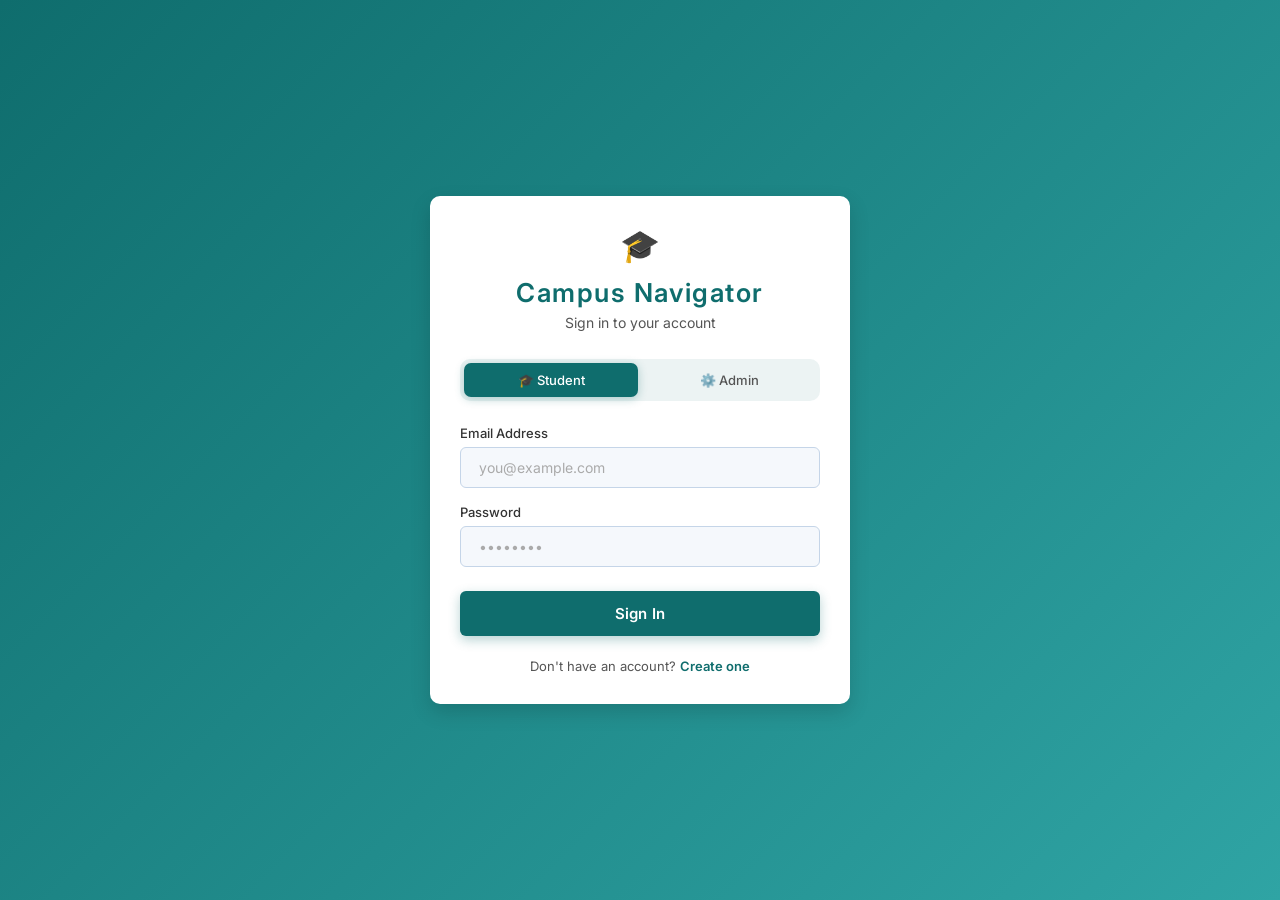
<file: exam_seating.html>
<!DOCTYPE html>
<html lang="en">

<head>
    <meta charset="UTF-8" />
    <meta name="viewport" content="width=device-width, initial-scale=1.0" />
    <title>CSE Exam Seating Arrangement | Campus Navigator</title>
    <link rel="preconnect" href="https://fonts.googleapis.com" />
    <link rel="preconnect" href="https://fonts.gstatic.com" crossorigin />
    <link href="https://fonts.googleapis.com/css2?family=Inter:wght@300;400;500;600;700;800&display=swap"
        rel="stylesheet" />
    <style>
        /* ══════════════════════════════════════════
       DESIGN TOKENS
    ══════════════════════════════════════════ */
        :root {
            --bg: #F5F7F7;
            --surface: #FFFFFF;
            --surface2: #F0F4F4;
            --border: #E4E7EB;
            --border2: #CBD5E1;
            --accent: #0F6D6D;
            --accent2: #2FA4A4;
            --green: #16A34A;
            --orange: #D97706;
            --red: #DC2626;
            --purple: #7C3AED;
            --teal: #0F6D6D;
            --text-1: #333333;
            --text-2: #6B7280;
            --text-3: #9CA3AF;

            --yr1-color: #2563EB;
            --yr2-color: #7C3AED;
            --yr3-color: #16A34A;
            --yr4-color: #DC2626;

            --radius-sm: 6px;
            --radius-md: 10px;
            --radius-lg: 16px;
            --shadow: 0 4px 16px rgba(15, 109, 109, 0.10);
        }

        /* ══════════════════════════════════════════
       RESET & BASE
    ══════════════════════════════════════════ */
        *,
        *::before,
        *::after {
            box-sizing: border-box;
            margin: 0;
            padding: 0;
        }

        html {
            scroll-behavior: smooth;
        }

        body {
            font-family: 'Inter', sans-serif;
            background: var(--bg);
            color: var(--text-1);
            min-height: 100vh;
            overflow-x: hidden;
        }

        /* ══════════════════════════════════════════
       ANIMATED BACKGROUND GLOW
    ══════════════════════════════════════════ */
        body::before {
            content: '';
            position: fixed;
            inset: 0;
            background:
                radial-gradient(ellipse 80% 60% at 20% 10%, rgba(15, 109, 109, 0.07) 0%, transparent 60%),
                radial-gradient(ellipse 60% 50% at 80% 80%, rgba(47, 164, 164, 0.05) 0%, transparent 60%);
            pointer-events: none;
            z-index: 0;
        }

        /* ══════════════════════════════════════════
       LAYOUT WRAPPER
    ══════════════════════════════════════════ */
        .wrapper {
            position: relative;
            z-index: 1;
            max-width: 1280px;
            margin: 0 auto;
            padding: 0 20px 60px;
        }

        /* ══════════════════════════════════════════
       HEADER
    ══════════════════════════════════════════ */
        .page-header {
            padding: 36px 0 28px;
            border-bottom: 1px solid var(--border);
            margin-bottom: 32px;
            display: flex;
            align-items: flex-end;
            justify-content: space-between;
            flex-wrap: wrap;
            gap: 16px;
        }

        .header-brand {
            display: flex;
            align-items: center;
            gap: 14px;
        }

        .header-icon {
            width: 52px;
            height: 52px;
            border-radius: var(--radius-md);
            background: linear-gradient(135deg, #0F6D6D, #2FA4A4);
            display: flex;
            align-items: center;
            justify-content: center;
            font-size: 1.5rem;
            flex-shrink: 0;
            box-shadow: 0 0 24px rgba(15, 109, 109, 0.35);
        }

        .header-text h1 {
            font-size: 1.65rem;
            font-weight: 800;
            background: linear-gradient(135deg, #0F6D6D 30%, #2FA4A4);
            -webkit-background-clip: text;
            -webkit-text-fill-color: transparent;
            background-clip: text;
            line-height: 1.2;
        }

        .header-text p {
            font-size: 0.82rem;
            color: var(--text-2);
            margin-top: 4px;
        }

        .back-link {
            display: inline-flex;
            align-items: center;
            gap: 6px;
            color: var(--text-2);
            font-size: 0.83rem;
            font-weight: 500;
            text-decoration: none;
            padding: 7px 14px;
            border: 1px solid var(--border);
            border-radius: var(--radius-sm);
            transition: all 0.2s;
        }

        .back-link:hover {
            color: var(--text-1);
            border-color: var(--border2);
            background: var(--surface);
        }

        /* ══════════════════════════════════════════
       STUDENT INFO LEGEND
    ══════════════════════════════════════════ */
        .student-info-card {
            background: var(--surface);
            border: 1px solid var(--border);
            border-radius: var(--radius-lg);
            padding: 20px 24px;
            margin-bottom: 24px;
            display: flex;
            align-items: center;
            justify-content: space-between;
            flex-wrap: wrap;
            gap: 16px;
        }

        .student-info-card h3 {
            font-size: 0.88rem;
            font-weight: 600;
            color: var(--text-2);
            text-transform: uppercase;
            letter-spacing: 0.06em;
            margin-bottom: 12px;
        }

        .year-legend {
            display: flex;
            gap: 20px;
            flex-wrap: wrap;
        }

        .legend-item {
            display: flex;
            align-items: center;
            gap: 8px;
            font-size: 0.82rem;
            color: var(--text-1);
        }

        .legend-dot {
            width: 10px;
            height: 10px;
            border-radius: 50%;
            flex-shrink: 0;
        }

        .legend-dot.y1 {
            background: var(--yr1-color);
        }

        .legend-dot.y2 {
            background: var(--yr2-color);
        }

        .legend-dot.y3 {
            background: var(--yr3-color);
        }

        .legend-dot.y4 {
            background: var(--yr4-color);
        }

        .student-counts {
            display: flex;
            gap: 14px;
            flex-wrap: wrap;
        }

        .count-chip {
            display: flex;
            flex-direction: column;
            align-items: center;
            background: var(--surface2);
            border: 1px solid var(--border);
            border-radius: var(--radius-md);
            padding: 10px 18px;
            min-width: 80px;
        }

        .count-chip .num {
            font-size: 1.4rem;
            font-weight: 800;
            line-height: 1;
        }

        .count-chip.y1 .num {
            color: var(--yr1-color);
        }

        .count-chip.y2 .num {
            color: var(--yr2-color);
        }

        .count-chip.y3 .num {
            color: var(--yr3-color);
        }

        .count-chip.y4 .num {
            color: var(--yr4-color);
        }

        .count-chip .lbl {
            font-size: 0.72rem;
            color: var(--text-2);
            margin-top: 3px;
        }

        /* ══════════════════════════════════════════
       CONTROLS BAR
    ══════════════════════════════════════════ */
        .controls-bar {
            display: flex;
            align-items: center;
            gap: 12px;
            flex-wrap: wrap;
            margin-bottom: 28px;
        }

        .btn {
            display: inline-flex;
            align-items: center;
            gap: 7px;
            font-family: 'Inter', sans-serif;
            font-size: 0.86rem;
            font-weight: 600;
            padding: 10px 20px;
            border-radius: var(--radius-sm);
            border: none;
            cursor: pointer;
            transition: all 0.18s;
            white-space: nowrap;
        }

        .btn:hover {
            transform: translateY(-1px);
        }

        .btn:active {
            transform: translateY(0);
        }

        .btn-primary {
            background: linear-gradient(135deg, #0F6D6D, #2FA4A4);
            color: #fff;
            box-shadow: 0 4px 20px rgba(15, 109, 109, 0.30);
        }

        .btn-primary:hover {
            box-shadow: 0 6px 28px rgba(15, 109, 109, 0.45);
        }

        .btn-secondary {
            background: var(--surface2);
            color: var(--text-1);
            border: 1px solid var(--border2);
        }

        .btn-secondary:hover {
            background: var(--surface);
            border-color: var(--accent);
        }

        .btn-danger {
            background: var(--surface2);
            color: var(--red);
            border: 1px solid var(--border2);
        }

        .btn-danger:hover {
            background: rgba(248, 81, 73, 0.1);
            border-color: var(--red);
        }

        .btn-green {
            background: var(--surface2);
            color: var(--green);
            border: 1px solid var(--border2);
        }

        .btn-green:hover {
            background: rgba(63, 185, 80, 0.1);
            border-color: var(--green);
        }

        /* Keyboard shortcut badge */
        .btn kbd {
            display: inline-block;
            background: rgba(255, 255, 255, 0.12);
            border-radius: 3px;
            padding: 1px 5px;
            font-size: 0.7rem;
            font-family: monospace;
            opacity: 0.75;
        }

        /* ══════════════════════════════════════════
       STATS ROW
    ══════════════════════════════════════════ */
        .stats-row {
            display: grid;
            grid-template-columns: repeat(auto-fit, minmax(130px, 1fr));
            gap: 14px;
            margin-bottom: 28px;
        }

        .stat-box {
            background: var(--surface);
            border: 1px solid var(--border);
            border-radius: var(--radius-md);
            padding: 16px 20px;
            text-align: center;
            transition: border-color 0.2s;
        }

        .stat-box:hover {
            border-color: var(--border2);
        }

        .stat-box .s-num {
            font-size: 2rem;
            font-weight: 800;
            line-height: 1;
            background: linear-gradient(135deg, var(--accent2), var(--purple));
            -webkit-background-clip: text;
            -webkit-text-fill-color: transparent;
            background-clip: text;
        }

        .stat-box .s-lbl {
            font-size: 0.72rem;
            color: var(--text-3);
            text-transform: uppercase;
            letter-spacing: 0.05em;
            margin-top: 4px;
        }

        /* ══════════════════════════════════════════
       SEARCH BAR
    ══════════════════════════════════════════ */
        .search-section {
            margin-bottom: 28px;
        }

        .search-box {
            display: flex;
            align-items: center;
            gap: 10px;
            background: var(--surface);
            border: 1.5px solid var(--border);
            border-radius: var(--radius-md);
            padding: 12px 16px;
            max-width: 500px;
            transition: border-color 0.2s, box-shadow 0.2s;
        }

        .search-box:focus-within {
            border-color: var(--accent);
            box-shadow: 0 0 0 3px rgba(47, 129, 247, 0.18);
        }

        .search-box .ico {
            font-size: 1rem;
            color: var(--text-3);
            flex-shrink: 0;
        }

        .search-box input {
            flex: 1;
            background: transparent;
            border: none;
            outline: none;
            font-family: 'Inter', sans-serif;
            font-size: 0.92rem;
            color: var(--text-1);
        }

        .search-box input::placeholder {
            color: var(--text-3);
        }

        .search-box button {
            background: var(--accent);
            color: #fff;
            border: none;
            border-radius: var(--radius-sm);
            padding: 6px 16px;
            font-family: 'Inter', sans-serif;
            font-size: 0.83rem;
            font-weight: 600;
            cursor: pointer;
            transition: background 0.15s;
        }

        .search-box button:hover {
            background: var(--accent2);
        }

        .search-clear {
            background: none;
            border: none;
            color: var(--text-3);
            cursor: pointer;
            font-size: 1rem;
            padding: 2px 4px;
            border-radius: 50%;
            line-height: 1;
            transition: color 0.15s;
        }

        .search-clear:hover {
            color: var(--text-1);
        }

        .search-result {
            margin-top: 12px;
            background: var(--surface);
            border: 1px solid var(--border);
            border-radius: var(--radius-md);
            padding: 16px 20px;
            max-width: 500px;
            display: none;
            animation: fadeIn 0.2s ease;
        }

        .search-result.found {
            border-color: var(--accent);
            background: rgba(47, 129, 247, 0.07);
        }

        .search-result.not-found {
            border-color: var(--red);
            background: rgba(248, 81, 73, 0.06);
        }

        .search-result.visible {
            display: block;
        }

        .sr-label {
            font-size: 0.72rem;
            color: var(--text-2);
            text-transform: uppercase;
            letter-spacing: 0.06em;
            margin-bottom: 6px;
        }

        .sr-reg {
            font-size: 1.05rem;
            font-weight: 700;
            color: var(--accent2);
            margin-bottom: 4px;
        }

        .sr-loc {
            font-size: 0.9rem;
            color: var(--text-1);
            line-height: 1.5;
        }

        .sr-bench-highlight {
            display: inline-block;
            background: rgba(47, 129, 247, 0.2);
            border: 1px solid var(--accent);
            border-radius: 4px;
            padding: 2px 8px;
            font-weight: 600;
            color: var(--accent2);
        }

        /* ══════════════════════════════════════════
       FLOOR DIVIDER
    ══════════════════════════════════════════ */
        .floor-divider {
            display: flex;
            align-items: center;
            gap: 14px;
            margin: 36px 0 20px;
        }

        .floor-label {
            display: flex;
            align-items: center;
            gap: 10px;
            font-size: 0.88rem;
            font-weight: 700;
            color: var(--text-2);
            text-transform: uppercase;
            letter-spacing: 0.08em;
            white-space: nowrap;
        }

        .floor-icon {
            width: 30px;
            height: 30px;
            border-radius: 50%;
            background: linear-gradient(135deg, #0F6D6D, #2FA4A4);
            display: flex;
            align-items: center;
            justify-content: center;
            font-size: 0.75rem;
            font-weight: 800;
            color: #fff;
        }

        .floor-line {
            flex: 1;
            height: 1px;
            background: linear-gradient(90deg, var(--border2), transparent);
        }

        /* ══════════════════════════════════════════
       ROOM GRID
    ══════════════════════════════════════════ */
        .rooms-grid {
            display: grid;
            grid-template-columns: repeat(auto-fill, minmax(480px, 1fr));
            gap: 20px;
        }

        .room-card {
            background: var(--surface);
            border: 1px solid var(--border);
            border-radius: var(--radius-lg);
            overflow: hidden;
            transition: border-color 0.2s, box-shadow 0.2s;
        }

        .room-card:hover {
            border-color: var(--border2);
            box-shadow: var(--shadow);
        }

        .room-card.drawing-hall {
            border-color: rgba(188, 140, 255, 0.3);
        }

        .room-card.drawing-hall:hover {
            border-color: rgba(188, 140, 255, 0.6);
        }

        .room-header {
            display: flex;
            align-items: center;
            gap: 14px;
            padding: 16px 20px;
            background: var(--surface2);
            border-bottom: 1px solid var(--border);
        }

        .room-icon {
            width: 40px;
            height: 40px;
            border-radius: var(--radius-sm);
            display: flex;
            align-items: center;
            justify-content: center;
            font-size: 1.1rem;
            flex-shrink: 0;
        }

        .room-icon.regular {
            background: rgba(47, 129, 247, 0.15);
        }

        .room-icon.drawing {
            background: rgba(188, 140, 255, 0.15);
        }

        .room-info {
            flex: 1;
        }

        .room-name {
            font-size: 1rem;
            font-weight: 700;
            color: var(--text-1);
            line-height: 1.2;
        }

        .room-meta {
            font-size: 0.75rem;
            color: var(--text-2);
            margin-top: 2px;
            display: flex;
            gap: 12px;
        }

        .room-meta span {
            display: flex;
            align-items: center;
            gap: 4px;
        }

        .room-fill-bar {
            height: 3px;
            background: var(--border);
            border-radius: 2px;
            overflow: hidden;
        }

        .room-fill-bar-inner {
            height: 100%;
            border-radius: 2px;
            background: linear-gradient(90deg, #0F6D6D, #2FA4A4);
            transition: width 0.6s ease;
        }

        .room-body {
            padding: 16px 20px 20px;
        }

        /* ══════════════════════════════════════════
       BENCH LIST
    ══════════════════════════════════════════ */
        .bench-list {
            display: flex;
            flex-direction: column;
            gap: 7px;
        }

        .bench-row {
            display: grid;
            grid-template-columns: 48px 1fr 1fr;
            gap: 8px;
            align-items: center;
            padding: 8px 10px;
            background: var(--surface2);
            border: 1px solid var(--border);
            border-radius: var(--radius-sm);
            transition: border-color 0.15s, background 0.15s;
        }

        .bench-row:hover {
            border-color: var(--border2);
            background: rgba(48, 54, 61, 0.8);
        }

        .bench-row.highlighted {
            border-color: var(--accent) !important;
            background: rgba(47, 129, 247, 0.1) !important;
            box-shadow: 0 0 0 2px rgba(47, 129, 247, 0.2);
        }

        .bench-num {
            font-size: 0.72rem;
            font-weight: 700;
            color: var(--text-3);
            text-align: center;
        }

        .seat-cell {
            display: flex;
            flex-direction: column;
            gap: 2px;
        }

        .seat-reg {
            font-size: 0.8rem;
            font-weight: 700;
            color: var(--text-1);
            letter-spacing: 0.02em;
        }

        .seat-yr-badge {
            display: inline-flex;
            align-items: center;
            gap: 3px;
            font-size: 0.63rem;
            font-weight: 700;
            padding: 2px 7px;
            border-radius: 99px;
            width: fit-content;
        }

        .seat-yr-badge.y1 {
            background: rgba(47, 129, 247, 0.18);
            color: var(--yr1-color);
        }

        .seat-yr-badge.y2 {
            background: rgba(188, 140, 255, 0.18);
            color: var(--yr2-color);
        }

        .seat-yr-badge.y3 {
            background: rgba(63, 185, 80, 0.18);
            color: var(--yr3-color);
        }

        .seat-yr-badge.y4 {
            background: rgba(248, 81, 73, 0.18);
            color: var(--yr4-color);
        }

        .seat-empty {
            font-size: 0.78rem;
            color: var(--text-3);
            font-style: italic;
        }

        .divider-cell {
            display: flex;
            align-items: center;
            justify-content: center;
            color: var(--text-3);
            font-size: 0.7rem;
            font-weight: 600;
        }

        /* ══════════════════════════════════════════
       DRAWING HALL — 5-col × 12-row TABLE GRID
    ══════════════════════════════════════════ */
        .dh-legend {
            font-size: 0.75rem;
            color: var(--text-2);
            margin-bottom: 12px;
            padding: 6px 10px;
            background: rgba(188, 140, 255, 0.07);
            border: 1px solid rgba(188, 140, 255, 0.2);
            border-radius: var(--radius-sm);
        }

        .dh-grid {
            display: grid;
            gap: 6px;
        }

        .dh-table {
            background: var(--surface2);
            border: 1px solid var(--border);
            border-radius: var(--radius-sm);
            padding: 7px 6px 6px;
            display: flex;
            flex-direction: column;
            align-items: center;
            gap: 3px;
            min-height: 68px;
            transition: border-color 0.15s, background 0.15s;
        }

        .dh-table:hover {
            border-color: var(--border2);
        }

        .dh-table.occupied {
            border-color: rgba(188, 140, 255, 0.35);
            background: rgba(188, 140, 255, 0.06);
        }

        .dh-table.empty {
            border-style: dashed;
            border-color: var(--border);
            opacity: 0.45;
        }

        .dh-table.dh-highlighted {
            border-color: var(--accent) !important;
            background: rgba(47, 129, 247, 0.12) !important;
            box-shadow: 0 0 0 2px rgba(47, 129, 247, 0.25);
        }

        .dh-table-coord {
            font-size: 0.58rem;
            color: var(--text-3);
            font-weight: 600;
            letter-spacing: 0.03em;
        }

        .dh-reg {
            font-size: 0.7rem;
            font-weight: 700;
            color: var(--text-1);
            word-break: break-all;
            text-align: center;
            line-height: 1.25;
        }


        /* ══════════════════════════════════════════
       EMPTY STATE
    ══════════════════════════════════════════ */
        .empty-state {
            text-align: center;
            padding: 80px 20px;
            color: var(--text-3);
        }

        .empty-state .es-icon {
            font-size: 3.5rem;
            margin-bottom: 16px;
            opacity: 0.6;
        }

        .empty-state h3 {
            font-size: 1.1rem;
            color: var(--text-2);
            margin-bottom: 8px;
        }

        .empty-state p {
            font-size: 0.85rem;
            line-height: 1.6;
        }

        /* ══════════════════════════════════════════
       TOAST NOTIFICATIONS
    ══════════════════════════════════════════ */
        .toast-container {
            position: fixed;
            bottom: 28px;
            right: 24px;
            z-index: 9999;
            display: flex;
            flex-direction: column;
            gap: 10px;
            align-items: flex-end;
        }

        .toast {
            background: var(--surface2);
            border: 1px solid var(--border2);
            border-radius: var(--radius-md);
            padding: 12px 18px;
            font-size: 0.85rem;
            color: var(--text-1);
            box-shadow: var(--shadow);
            max-width: 340px;
            display: flex;
            align-items: center;
            gap: 10px;
            animation: slideUp 0.3s ease;
        }

        .toast.success {
            border-color: var(--green);
            background: rgba(63, 185, 80, 0.1);
        }

        .toast.info {
            border-color: var(--accent);
            background: rgba(47, 129, 247, 0.1);
        }

        .toast.warn {
            border-color: var(--orange);
            background: rgba(210, 153, 34, 0.1);
        }

        /* ══════════════════════════════════════════
       OUTPUT FORMAT PANEL (Text export)
    ══════════════════════════════════════════ */
        .text-output-panel {
            margin-top: 36px;
            background: var(--surface);
            border: 1px solid var(--border);
            border-radius: var(--radius-lg);
            overflow: hidden;
            display: none;
        }

        .text-output-panel.visible {
            display: block;
        }

        .panel-header {
            display: flex;
            align-items: center;
            justify-content: space-between;
            padding: 14px 20px;
            background: var(--surface2);
            border-bottom: 1px solid var(--border);
        }

        .panel-header h3 {
            font-size: 0.88rem;
            font-weight: 600;
            color: var(--text-2);
        }

        .text-output {
            padding: 16px 20px;
            font-family: 'Courier New', monospace;
            font-size: 0.8rem;
            color: var(--text-1);
            white-space: pre;
            overflow-x: auto;
            line-height: 1.7;
            max-height: 500px;
            overflow-y: auto;
        }

        /* ══════════════════════════════════════════
       PRINT STYLES
    ══════════════════════════════════════════ */
        @media print {
            body {
                background: #fff;
                color: #000;
            }

            body::before {
                display: none;
            }

            .controls-bar,
            .search-section,
            .page-header .back-link,
            .student-info-card,
            .toast-container,
            .text-output-panel {
                display: none !important;
            }

            .room-card {
                border: 1px solid #ccc;
                break-inside: avoid;
                margin-bottom: 20px;
            }

            .room-header {
                background: #f0f0f0;
            }

            .bench-row {
                background: #f9f9f9;
                border: 1px solid #ddd;
            }

            .seat-reg {
                color: #000;
            }

            .seat-yr-badge {
                border: 1px solid #ccc;
            }

            * {
                color: #000 !important;
                background: transparent !important;
            }

            .seat-yr-badge.y1 {
                border-color: blue;
            }

            .seat-yr-badge.y2 {
                border-color: purple;
            }

            .seat-yr-badge.y3 {
                border-color: green;
            }

            .seat-yr-badge.y4 {
                border-color: red;
            }
        }

        /* ══════════════════════════════════════════
       ANIMATIONS
    ══════════════════════════════════════════ */
        @keyframes fadeIn {
            from {
                opacity: 0;
                transform: translateY(-6px);
            }

            to {
                opacity: 1;
                transform: translateY(0);
            }
        }

        @keyframes slideUp {
            from {
                opacity: 0;
                transform: translateY(16px);
            }

            to {
                opacity: 1;
                transform: translateY(0);
            }
        }

        @keyframes pulse-ring {
            0% {
                box-shadow: 0 0 0 0 rgba(47, 129, 247, 0.4);
            }

            70% {
                box-shadow: 0 0 0 8px rgba(47, 129, 247, 0);
            }

            100% {
                box-shadow: 0 0 0 0 rgba(47, 129, 247, 0);
            }
        }

        .generating .btn-primary {
            animation: pulse-ring 1.2s infinite;
        }

        /* ══════════════════════════════════════════
       RESPONSIVE
    ══════════════════════════════════════════ */
        @media (max-width: 768px) {
            .page-header {
                padding: 24px 0 20px;
            }

            .header-text h1 {
                font-size: 1.3rem;
            }

            .rooms-grid {
                grid-template-columns: 1fr;
            }

            .bench-row {
                grid-template-columns: 40px 1fr 1fr;
                font-size: 0.75rem;
            }

            .bench-row.dh-row {
                grid-template-columns: 40px 1fr 16px 1fr;
            }
        }

        /* ══════════════════════════════════════════
       MODE SELECTOR CARD
    ══════════════════════════════════════════ */
        .mode-selector-card {
            background: var(--surface);
            border: 1.5px solid var(--border);
            border-radius: var(--radius-lg);
            padding: 18px 24px;
            margin-bottom: 20px;
            display: flex;
            align-items: flex-start;
            gap: 20px;
            flex-wrap: wrap;
            transition: border-color 0.2s;
        }

        .mode-selector-card.multibatch-active {
            border-color: var(--accent2);
            background: rgba(47, 164, 164, 0.04);
        }

        .mode-card-label {
            font-size: 0.82rem;
            font-weight: 700;
            color: var(--text-2);
            text-transform: uppercase;
            letter-spacing: 0.07em;
            white-space: nowrap;
            padding-top: 2px;
            flex-shrink: 0;
        }

        .mode-options {
            display: flex;
            gap: 10px;
            flex-wrap: wrap;
            flex: 1;
        }

        .mode-radio-lbl {
            display: inline-flex;
            align-items: center;
            gap: 8px;
            padding: 8px 16px;
            border: 1.5px solid var(--border2);
            border-radius: var(--radius-md);
            cursor: pointer;
            font-size: 0.85rem;
            font-weight: 500;
            color: var(--text-1);
            background: var(--surface2);
            transition: all 0.18s;
            user-select: none;
        }

        .mode-radio-lbl input[type="radio"] {
            accent-color: var(--accent);
            width: 15px;
            height: 15px;
            flex-shrink: 0;
        }

        .mode-radio-lbl:hover {
            border-color: var(--accent);
            background: var(--surface);
        }

        .mode-radio-lbl.selected {
            border-color: var(--accent);
            background: rgba(15, 109, 109, 0.08);
            color: var(--accent);
            font-weight: 600;
        }

        /* Batch picker — shown only in multi-batch mode */
        .batch-picker-row {
            width: 100%;
            display: flex;
            align-items: center;
            gap: 14px;
            flex-wrap: wrap;
            padding-top: 12px;
            border-top: 1px solid var(--border);
            margin-top: 4px;
            animation: fadeIn 0.2s ease;
        }

        .bp-label {
            font-size: 0.78rem;
            font-weight: 600;
            color: var(--text-2);
            white-space: nowrap;
        }

        .batch-cb-lbl {
            display: inline-flex;
            align-items: center;
            gap: 6px;
            padding: 5px 12px;
            border: 1px solid var(--border2);
            border-radius: 99px;
            cursor: pointer;
            font-size: 0.8rem;
            font-weight: 500;
            background: var(--surface2);
            transition: all 0.15s;
            user-select: none;
        }

        .batch-cb-lbl input[type="checkbox"] {
            accent-color: var(--accent);
            width: 13px;
            height: 13px;
            flex-shrink: 0;
        }

        .batch-cb-lbl:hover {
            border-color: var(--accent2);
            background: var(--surface);
        }

        .batch-cb-lbl.y1 { color: var(--yr1-color); border-color: rgba(37,99,235,0.35); background: rgba(37,99,235,0.06); }
        .batch-cb-lbl.y2 { color: var(--yr2-color); border-color: rgba(124,58,237,0.35); background: rgba(124,58,237,0.06); }
        .batch-cb-lbl.y3 { color: var(--yr3-color); border-color: rgba(22,163,74,0.35); background: rgba(22,163,74,0.06); }
        .batch-cb-lbl.y4 { color: var(--yr4-color); border-color: rgba(220,38,38,0.35); background: rgba(220,38,38,0.06); }

        .mode-info-tag {
            display: inline-flex;
            align-items: center;
            gap: 5px;
            font-size: 0.72rem;
            font-weight: 600;
            padding: 3px 10px;
            border-radius: 99px;
            background: rgba(47,164,164,0.15);
            color: var(--accent);
            border: 1px solid rgba(47,164,164,0.35);
            white-space: nowrap;
        }
    </style>
</head>

<body>

    <div class="wrapper">

        <!-- ── HEADER ── -->
        <header class="page-header">
            <div class="header-brand">
                <div class="header-icon">📋</div>
                <div class="header-text">
                    <h1>CSE Exam Seating Arrangement</h1>
                    <p>Department of Computer Science &amp; Engineering &nbsp;•&nbsp; Auto-Generated Seating</p>
                </div>
            </div>
            <a href="admin.html" class="back-link">← Admin Panel</a>
        </header>

        <!-- ── STUDENT INFO CARD ── -->
        <div class="student-info-card">
            <div>
                <h3>Auto-Generated Student Registry</h3>
                <div class="year-legend">
                    <div class="legend-item"><span class="legend-dot y1"></span> 1st Year — MEK25CS001–040</div>
                    <div class="legend-item"><span class="legend-dot y2"></span> 2nd Year — MEK24CS001–060</div>
                    <div class="legend-item"><span class="legend-dot y3"></span> 3rd Year — MEK23CS001–056</div>
                    <div class="legend-item"><span class="legend-dot y4"></span> 4th Year — MEK22CS001–058</div>
                </div>
            </div>
            <div class="student-counts">
                <div class="count-chip y1"><span class="num">40</span><span class="lbl">1st Year</span></div>
                <div class="count-chip y2"><span class="num">60</span><span class="lbl">2nd Year</span></div>
                <div class="count-chip y3"><span class="num">56</span><span class="lbl">3rd Year</span></div>
                <div class="count-chip y4"><span class="num">58</span><span class="lbl">4th Year</span></div>
            </div>
        </div>

        <!-- ── SEATING MODE SELECTOR ── -->
        <div class="mode-selector-card" id="modeSelectorCard">
            <div class="mode-card-label">⚙️ Seating Mode</div>
            <div class="mode-options" id="modeOptions">
                <label class="mode-radio-lbl selected" id="lblNormal">
                    <input type="radio" name="seatMode" value="normal" checked onchange="onModeChange(this)" />
                    🗂️ Normal Seating
                </label>
                <label class="mode-radio-lbl" id="lblMulti">
                    <input type="radio" name="seatMode" value="multibatch" onchange="onModeChange(this)" />
                    👉 Multi-Batch Alternate Seating
                </label>
            </div>
            <!-- Batch picker — visible only in multi-batch mode -->
            <div class="batch-picker-row" id="batchPickerRow" style="display:none;">
                <span class="bp-label">Batches to interleave:</span>
                <label class="batch-cb-lbl y1"><input type="checkbox" class="batch-cb" value="1" checked /> 2025 — First Year</label>
                <label class="batch-cb-lbl y2"><input type="checkbox" class="batch-cb" value="2" checked /> 2024 — Second Year</label>
                <label class="batch-cb-lbl y3"><input type="checkbox" class="batch-cb" value="3" checked /> 2023 — Third Year</label>
                <label class="batch-cb-lbl y4"><input type="checkbox" class="batch-cb" value="4" checked /> 2022 — Fourth Year</label>
            </div>
        </div>

        <!-- ── CONTROLS ── -->
        <div class="controls-bar" id="controlsBar">
            <button class="btn btn-primary" id="btnGenerate" onclick="generateSeating()">
                ⚡ Generate Seating
            </button>
            <button class="btn btn-secondary" onclick="generateSeating()" id="btnRegen" style="display:none;">
                🔄 Randomize Again
            </button>
            <button class="btn btn-danger" onclick="clearSeating()" id="btnClear" style="display:none;">
                🗑️ Clear
            </button>
            <button class="btn btn-green" onclick="printSeating()" id="btnPrint" style="display:none;">
                🖨️ Print
            </button>
            <button class="btn btn-secondary" onclick="toggleTextOutput()" id="btnText" style="display:none;">
                📄 Text View
            </button>
        </div>

        <!-- ── STATS ── -->
        <div class="stats-row" id="statsRow" style="display:none;">
            <div class="stat-box">
                <div class="s-num" id="st-total">0</div>
                <div class="s-lbl">Total Students</div>
            </div>
            <div class="stat-box">
                <div class="s-num" id="st-rooms">0</div>
                <div class="s-lbl">Rooms Used</div>
            </div>
            <div class="stat-box">
                <div class="s-num" id="st-benches">0</div>
                <div class="s-lbl">Benches Filled</div>
            </div>
            <div class="stat-box">
                <div class="s-num" id="st-empty">0</div>
                <div class="s-lbl">Empty Seats</div>
            </div>
        </div>

        <!-- ── SEARCH ── -->
        <div class="search-section" id="searchSection" style="display:none;">
            <div class="search-box">
                <span class="ico">🔍</span>
                <input type="text" id="searchInput" placeholder="Search by register number e.g. MEK25CS012"
                    oninput="searchStudent()" onkeydown="if(event.key==='Escape')clearSearch()" />
                <button onclick="searchStudent()">Search</button>
                <button class="search-clear" onclick="clearSearch()" title="Clear">✕</button>
            </div>
            <div class="search-result" id="searchResult"></div>
        </div>

        <!-- ── MAIN OUTPUT ── -->
        <div id="mainOutput">
            <div class="empty-state">
                <div class="es-icon">🏫</div>
                <h3>Ready to Generate</h3>
                <p>Click <strong>Generate Seating</strong> to auto-assign all 214 students<br />
                    across 9 rooms with randomized, mixed-year benches.</p>
            </div>
        </div>

        <!-- ── TEXT FORMAT PANEL ── -->
        <div class="text-output-panel" id="textOutputPanel">
            <div class="panel-header">
                <h3>📄 Text Format — Copy &amp; Paste Ready</h3>
                <div style="display:flex;gap:8px;">
                    <button class="btn btn-secondary" style="padding:6px 14px;font-size:0.8rem;"
                        onclick="copyTextOutput()">📋 Copy All</button>
                    <button class="btn btn-secondary" style="padding:6px 14px;font-size:0.8rem;"
                        onclick="toggleTextOutput()">✕ Close</button>
                </div>
            </div>
            <div class="text-output" id="textOutput"></div>
        </div>

    </div><!-- /wrapper -->

    <!-- Toast container -->
    <div class="toast-container" id="toastContainer"></div>

    <!-- ══════════════════════════════════════════
     JAVASCRIPT — FULL SEATING ENGINE
══════════════════════════════════════════ -->
    <script src="auth.js"></script>
    <script>
        'use strict';

        /* ──────────────────────────────────────
           0. RBAC AUTH GUARD — Admin Only
        ────────────────────────────────────── */
        (function () {
            Auth.init();
            const user = Auth.getCurrentUser();
            if (!user) {
                window.location.href = 'login.html';
                return;
            }
            if (user.role !== 'admin') {
                document.body.innerHTML = `
                <div style="
                    min-height:100vh; display:flex; flex-direction:column;
                    align-items:center; justify-content:center;
                    background:#0d1117; font-family:'Inter',sans-serif; color:#e6edf3;
                ">
                    <div style="
                        background:#161b22; border:1px solid #f85149;
                        border-radius:16px; padding:40px 48px; text-align:center;
                        max-width:480px; box-shadow:0 8px 32px rgba(248,81,73,0.18);
                    ">
                        <div style="font-size:3rem;margin-bottom:16px;">🚫</div>
                        <h2 style="font-size:1.5rem;font-weight:800;color:#f85149;margin-bottom:12px;">
                            Access Denied – Admin Only
                        </h2>
                        <p style="color:#8b949e;font-size:0.92rem;margin-bottom:24px;">
                            This page is restricted to administrators only.
                            You do not have permission to view the exam seating arrangement.
                        </p>
                        <a href="index.html" style="
                            display:inline-block; background:#2f81f7; color:#fff;
                            text-decoration:none; padding:10px 28px; border-radius:8px;
                            font-weight:600; font-size:0.9rem;
                        ">← Return to Student Panel</a>
                    </div>
                </div>`;
                throw new Error('Access denied – not admin.');
            }
        })();

        /* ──────────────────────────────────────
           1. BUILDING STRUCTURE DEFINITION
        ────────────────────────────────────── */
        const BUILDING = [
            {
                floor: 'Ground Floor',
                floorCode: 'GF',
                rooms: [
                    { id: 'GF-R1', classroom_number: '102', name: 'Classroom 102', type: 'regular', capacity: 60 },
                    { id: 'GF-R2', classroom_number: '106', name: 'Classroom 106', type: 'regular', capacity: 60 },
                ]
            },
            {
                floor: 'First Floor',
                floorCode: 'FF',
                rooms: [
                    { id: 'FF-R1', classroom_number: '204', name: 'Classroom 204', type: 'regular', capacity: 60 },
                    { id: 'FF-R2', classroom_number: '206', name: 'Classroom 206', type: 'regular', capacity: 60 },
                ]
            },
            {
                floor: 'Third Floor',
                floorCode: 'TF',
                rooms: [
                    { id: 'TF-R1', classroom_number: '401', name: 'Classroom 401', type: 'regular', capacity: 60 },
                    { id: 'TF-R2', classroom_number: '405', name: 'Classroom 405', type: 'regular', capacity: 60 },
                    { id: 'TF-R3', classroom_number: '406', name: 'Classroom 406', type: 'regular', capacity: 60 },
                    { id: 'TF-R4', classroom_number: '409', name: 'Classroom 409', type: 'regular', capacity: 60 },
                    { id: 'TF-DH', classroom_number: '404', name: 'Drawing Hall 404', type: 'drawing', capacity: 60, cols: 5, rows: 12 },
                ]
            }
        ];


        /* Flat list of all rooms in order */
        const ALL_ROOMS = BUILDING.flatMap(f => f.rooms);

        /* ──────────────────────────────────────
           2. STUDENT GENERATION
        ────────────────────────────────────── */
        function generateStudents() {
            const ranges = [
                { prefix: 'MEK25CS', start: 1, end: 40, year: 1 },
                { prefix: 'MEK24CS', start: 1, end: 60, year: 2 },
                { prefix: 'MEK23CS', start: 1, end: 56, year: 3 },
                { prefix: 'MEK22CS', start: 1, end: 58, year: 4 },
            ];

            const students = [];
            for (const r of ranges) {
                for (let n = r.start; n <= r.end; n++) {
                    students.push({
                        reg: r.prefix + String(n).padStart(3, '0'),
                        year: r.year,
                    });
                }
            }
            return students;
        }

        /* ──────────────────────────────────────
           3. FISHER-YATES SHUFFLE
        ────────────────────────────────────── */
        function shuffle(arr) {
            const a = [...arr];
            for (let i = a.length - 1; i > 0; i--) {
                const j = Math.floor(Math.random() * (i + 1));
                [a[i], a[j]] = [a[j], a[i]];
            }
            return a;
        }

        /* ──────────────────────────────────────
           4. SEATING ALGORITHM
           Rules:
            - Regular rooms: 2 students per bench, mixed years
            - Drawing Hall 404: 1 student per table, 5 cols × 12 rows
            - Distribute evenly across all 9 venues
            - No duplicates
        ────────────────────────────────────── */
        function runSeatingAlgorithm(students) {
            const regularRooms = ALL_ROOMS.filter(r => r.type === 'regular');
            const dhRoom = ALL_ROOMS.find(r => r.type === 'drawing');

            // ── Step 1: decide how many go to drawing hall (individual seats)
            // Even share across 9 venues, capped by drawing hall capacity (60)
            const totalVenues = regularRooms.length + (dhRoom ? 1 : 0); // 9
            const dhMax = dhRoom ? Math.min(dhRoom.capacity, Math.round(students.length / totalVenues)) : 0;

            // ── Step 2: interleave students across years (mixed shuffle)
            const byYear = { 1: [], 2: [], 3: [], 4: [] };
            for (const s of students) byYear[s.year].push(s);
            for (const y of [1, 2, 3, 4]) byYear[y] = shuffle(byYear[y]);

            const pools = [shuffle(byYear[1]), shuffle(byYear[2]), shuffle(byYear[3]), shuffle(byYear[4])];
            const interleaved = [];
            const rem = pools.map(p => [...p]);
            while (rem.some(p => p.length > 0)) {
                for (const pool of rem) { if (pool.length > 0) interleaved.push(pool.shift()); }
            }

            // ── Step 3: drawing hall gets first dhMax students (already year-mixed)
            const dhStudents = dhRoom ? interleaved.splice(0, dhMax) : [];

            // ── Step 4: remaining students go to regular rooms as bench pairs
            const workList = [...interleaved];

            // Fix same-year bench adjacencies
            for (let i = 0; i < workList.length - 1; i += 2) {
                if (workList[i].year === workList[i + 1].year) {
                    let swapIdx = -1;
                    for (let j = i + 2; j < workList.length; j++) {
                        if (workList[j].year !== workList[i].year) { swapIdx = j; break; }
                    }
                    if (swapIdx !== -1)
                        [workList[i + 1], workList[swapIdx]] = [workList[swapIdx], workList[i + 1]];
                }
            }

            const pairs = [];
            for (let i = 0; i < workList.length; i += 2)
                pairs.push([workList[i], workList[i + 1] || null]);

            // ── Step 5: assign to roomAssignments
            const roomAssignments = {};
            for (const r of ALL_ROOMS) roomAssignments[r.id] = [];

            // Drawing hall — store a flat array of individual students
            if (dhRoom) roomAssignments[dhRoom.id] = dhStudents;

            // Regular rooms — even bench distribution
            const regCapacity = regularRooms.reduce((s, r) => s + Math.floor(r.capacity / 2), 0);
            const pairsNeeded = Math.min(pairs.length, regCapacity);
            const basePR = Math.floor(pairsNeeded / regularRooms.length);
            let extraB = pairsNeeded % regularRooms.length;
            let pairIdx = 0;
            for (const room of regularRooms) {
                const allotted = basePR + (extraB-- > 0 ? 1 : 0);
                for (let k = 0; k < allotted && pairIdx < pairs.length; k++)
                    roomAssignments[room.id].push(pairs[pairIdx++]);
            }

            return roomAssignments;
        }

        /* ──────────────────────────────────────
           5. STATE
        ────────────────────────────────────── */
        let currentAssignments = null; // { roomId: [ [s1,s2], ... ] }
        let lookupMap = {};            // reg -> { roomId, roomName, benchNo, floor }

        /* ──────────────────────────────────────
           6. GENERATE SEATING (main entry)
        ────────────────────────────────────── */
        function generateSeating() {
            const mode = getSelectedMode();

            if (mode === 'multibatch') {
                /* ── Multi-Batch path ── */
                const selectedYears = getSelectedYears();
                if (selectedYears.length === 0) {
                    showToast('warn', '⚠️ Please select at least one batch before generating.');
                    return;
                }
                if (selectedYears.length === 1) {
                    showToast('warn', '⚠️ Only one batch selected — falling back to Normal Seating for best results.');
                    // Fall through to normal path
                    const students = generateStudents().filter(s => s.year === selectedYears[0]);
                    const assignments = runSeatingAlgorithm(students);
                    currentAssignments = assignments;
                    lookupMap = buildLookupMap(assignments);
                    renderAll(assignments);
                    showPostGenButtons();
                    updateStats(students.length, assignments);
                    localStorage.setItem('campus_exam_seating', JSON.stringify(lookupMap));
                    showToast('info', `ℹ️ Single-batch seating generated for ${students.length} students.`);
                    return;
                }
                const { roomAssignments, totalPlaced } = runMultiBatchAlgorithm(selectedYears);
                currentAssignments = roomAssignments;
                lookupMap = buildLookupMap(roomAssignments);
                renderAll(roomAssignments);
                showPostGenButtons();
                updateStats(totalPlaced, roomAssignments);
                localStorage.setItem('campus_exam_seating', JSON.stringify(lookupMap));
                const yearLabels = selectedYears.map(y => ['','Y1','Y2','Y3','Y4'][y]).join(', ');
                showToast('success', `✅ Multi-Batch seating generated! ${totalPlaced} students placed (${yearLabels}) — no same-batch bench pairs.`);
            } else {
                /* ── Normal path (UNCHANGED) ── */
                const students = generateStudents();
                const assignments = runSeatingAlgorithm(students);
                currentAssignments = assignments;
                lookupMap = buildLookupMap(assignments);
                renderAll(assignments);
                showPostGenButtons();
                updateStats(students.length, assignments);
                // Persist seating for student lookup
                localStorage.setItem('campus_exam_seating', JSON.stringify(lookupMap));
                showToast('success', '✅ Seating generated successfully! All 214 students placed.');
            }
        }

        /* ──────────────────────────────────────
           7. BUILD LOOKUP MAP
        ────────────────────────────────────── */
        function buildLookupMap(assignments) {
            const map = {};
            for (const floor of BUILDING) {
                for (const room of floor.rooms) {
                    const data = assignments[room.id] || [];
                    if (room.type === 'drawing') {
                        // Individual seats — flat array of students
                        const cols = room.cols || 5;
                        data.forEach((student, idx) => {
                            if (!student) return;
                            map[student.reg] = {
                                roomId: room.id,
                                roomName: room.name,
                                floor: floor.floor,
                                isDrawing: true,
                                tableNo: idx + 1,
                                row: Math.floor(idx / cols) + 1,
                                col: (idx % cols) + 1,
                                partner: null,
                            };
                        });
                    } else {
                        // Bench pairs
                        data.forEach((pair, idx) => {
                            for (const student of pair) {
                                if (!student) continue;
                                map[student.reg] = {
                                    roomId: room.id,
                                    roomName: room.name,
                                    floor: floor.floor,
                                    isDrawing: false,
                                    benchNo: idx + 1,
                                    partner: pair.find(s => s && s.reg !== student.reg) || null,
                                };
                            }
                        });
                    }
                }
            }
            return map;
        }

        /* ──────────────────────────────────────
           8. RENDER OUTPUT
        ────────────────────────────────────── */
        function renderAll(assignments) {
            const out = document.getElementById('mainOutput');
            let html = '';

            for (const floorData of BUILDING) {
                const floorRooms = floorData.rooms;
                // Skip floor if all rooms are empty
                const hasStudents = floorRooms.some(r => (assignments[r.id] || []).length > 0);
                if (!hasStudents) continue;

                html += `
      <div class="floor-divider">
        <div class="floor-label">
          <div class="floor-icon">${floorData.floorCode}</div>
          ${floorData.floor}
        </div>
        <div class="floor-line"></div>
      </div>
      <div class="rooms-grid">
    `;

                for (const room of floorRooms) {
                    const data = assignments[room.id] || [];
                    if (data.length === 0) continue;
                    const isDrawing = room.type === 'drawing';

                    // Meta info differs for drawing hall vs regular room
                    let studentCount, capacityLabel, fillPct;
                    if (isDrawing) {
                        studentCount = data.length;
                        capacityLabel = `🖊️ ${data.length} / ${room.capacity} tables  (${room.cols}×${room.rows})`;
                        fillPct = Math.round((data.length / room.capacity) * 100);
                    } else {
                        studentCount = data.length * 2;
                        capacityLabel = `📐 ${data.length} / ${Math.floor(room.capacity / 2)} benches`;
                        fillPct = Math.round((data.length / Math.floor(room.capacity / 2)) * 100);
                    }

                    html += `
        <div class="room-card ${isDrawing ? 'drawing-hall' : ''}" id="room-${room.id}">
          <div class="room-header">
            <div class="room-icon ${isDrawing ? 'drawing' : 'regular'}">
              ${isDrawing ? '🎨' : '🏫'}
            </div>
            <div class="room-info">
              <div class="room-name">${room.name}</div>
              <div class="room-meta">
                <span>🏢 ${floorData.floor}</span>
                <span>🪑 ${studentCount} students</span>
                <span>${capacityLabel}</span>
              </div>
            </div>
          </div>
          <div class="room-fill-bar">
            <div class="room-fill-bar-inner" style="width:${fillPct}%"></div>
          </div>
          <div class="room-body">
            ${isDrawing
                            ? renderDrawingHallGrid(data, room.cols || 5, room.rows || 12)
                            : `<div class="bench-list">${data.map((pair, idx) => renderBenchRow(idx + 1, pair)).join('')}</div>`
                        }
          </div>
        </div>
      `;
                }

                html += `</div>`; // /rooms-grid
            }

            out.innerHTML = html || `<div class="empty-state">
    <div class="es-icon">⚠️</div>
    <h3>No seating generated</h3>
    <p>Click Generate Seating to start.</p>
  </div>`;
        }

        function renderBenchRow(benchNum, pair) {
            const [s1, s2] = pair;
            return `
    <div class="bench-row" id="bench-${s1 ? s1.reg : ''}-${s2 ? s2.reg : ''}" data-bench="${benchNum}">
      <div class="bench-num">B${benchNum}</div>
      ${renderSeatCell(s1)}
      ${renderSeatCell(s2)}
    </div>
  `;
        }

        function renderSeatCell(student) {
            if (!student)
                return `<div class="seat-cell"><span class="seat-empty">— empty —</span></div>`;
            const yr = student.year;
            return `
    <div class="seat-cell" id="seat-${student.reg}">
      <span class="seat-reg">${student.reg}</span>
      <span class="seat-yr-badge y${yr}">${['', 'Y1', 'Y2', 'Y3', 'Y4'][yr]}</span>
    </div>
  `;
        }

        /* Drawing Hall — 5-col × 12-row individual table grid */
        function renderDrawingHallGrid(students, cols, rows) {
            const total = cols * rows;
            let cells = '';
            for (let i = 0; i < total; i++) {
                const s = students[i] || null;
                if (s) {
                    cells += `
          <div class="dh-table occupied" id="seat-${s.reg}" title="Row ${Math.floor(i / cols) + 1}, Col ${(i % cols) + 1}">
            <div class="dh-table-coord">R${Math.floor(i / cols) + 1}·C${(i % cols) + 1}</div>
            <div class="dh-reg">${s.reg}</div>
            <span class="seat-yr-badge y${s.year}">${['', 'Y1', 'Y2', 'Y3', 'Y4'][s.year]}</span>
          </div>`;
                } else {
                    cells += `<div class="dh-table empty"><div class="dh-table-coord">R${Math.floor(i / cols) + 1}·C${(i % cols) + 1}</div><span class="seat-empty">—</span></div>`;
                }
            }
            return `
      <div class="dh-legend">🪑 Drawing table &amp; stool — 1 student per table &nbsp;|&nbsp; ${cols} columns × ${rows} rows</div>
      <div class="dh-grid" style="grid-template-columns:repeat(${cols},1fr)">${cells}</div>
    `;
        }

        /* ──────────────────────────────────────
           9. STATS
        ────────────────────────────────────── */
        function updateStats(totalStudents, assignments) {
            let roomsUsed = 0, benchesUsed = 0, emptySeats = 0;
            for (const room of ALL_ROOMS) {
                const data = assignments[room.id] || [];
                if (data.length === 0) continue;
                roomsUsed++;
                if (room.type === 'drawing') {
                    benchesUsed += data.length;           // each table = 1 "seat used"
                    emptySeats += room.capacity - data.length;
                } else {
                    benchesUsed += data.length;           // benches used
                    const maxB = Math.floor(room.capacity / 2);
                    emptySeats += (maxB - data.length) * 2;
                }
            }
            document.getElementById('st-total').textContent = totalStudents;
            document.getElementById('st-rooms').textContent = roomsUsed;
            document.getElementById('st-benches').textContent = benchesUsed;
            document.getElementById('st-empty').textContent = emptySeats;

            document.getElementById('statsRow').style.display = 'grid';
            document.getElementById('searchSection').style.display = 'block';
        }

        /* ──────────────────────────────────────
           10. POST-GENERATE BUTTON VISIBILITY
        ────────────────────────────────────── */
        function showPostGenButtons() {
            document.getElementById('btnRegen').style.display = 'inline-flex';
            document.getElementById('btnClear').style.display = 'inline-flex';
            document.getElementById('btnPrint').style.display = 'inline-flex';
            document.getElementById('btnText').style.display = 'inline-flex';
        }

        function hidePostGenButtons() {
            document.getElementById('btnRegen').style.display = 'none';
            document.getElementById('btnClear').style.display = 'none';
            document.getElementById('btnPrint').style.display = 'none';
            document.getElementById('btnText').style.display = 'none';
        }

        /* ──────────────────────────────────────
           11. CLEAR
        ────────────────────────────────────── */
        function clearSeating() {
            currentAssignments = null;
            lookupMap = {};
            document.getElementById('mainOutput').innerHTML = `
    <div class="empty-state">
      <div class="es-icon">🏫</div>
      <h3>Ready to Generate</h3>
      <p>Click <strong>Generate Seating</strong> to auto-assign all 214 students
         across 9 rooms with randomized, mixed-year benches.</p>
    </div>`;
            document.getElementById('statsRow').style.display = 'none';
            document.getElementById('searchSection').style.display = 'none';
            document.getElementById('searchResult').className = 'search-result';
            document.getElementById('searchResult').innerHTML = '';
            document.getElementById('searchInput').value = '';
            document.getElementById('textOutputPanel').classList.remove('visible');
            hidePostGenButtons();
            localStorage.removeItem('campus_exam_seating');
            showToast('info', '🗑️ Seating cleared.');
        }

        /* ──────────────────────────────────────
           12. SEARCH
        ────────────────────────────────────── */
        function searchStudent() {
            const raw = document.getElementById('searchInput').value.trim().toUpperCase();
            const resEl = document.getElementById('searchResult');

            if (!raw) {
                resEl.className = 'search-result';
                resEl.innerHTML = '';
                // Remove any highlight
                document.querySelectorAll('.bench-row.highlighted').forEach(el => el.classList.remove('highlighted'));
                document.querySelectorAll('.dh-table.dh-highlighted').forEach(el => el.classList.remove('dh-highlighted'));
                return;
            }

            if (!currentAssignments) {
                resEl.className = 'search-result not-found visible';
                resEl.innerHTML = `<div class="sr-label">Not Found</div><div class="sr-loc">⚠️ Please generate seating first.</div>`;
                return;
            }

            const info = lookupMap[raw];

            // Remove previous highlights
            document.querySelectorAll('.bench-row.highlighted').forEach(el => el.classList.remove('highlighted'));
            document.querySelectorAll('.dh-table.dh-highlighted').forEach(el => el.classList.remove('dh-highlighted'));

            if (!info) {
                resEl.className = 'search-result not-found visible';
                resEl.innerHTML = `
      <div class="sr-label">Not Found</div>
      <div class="sr-loc">❌ Register number <strong>${raw}</strong> not found in seating arrangement.<br/>
      Please check the number and try again.</div>
    `;
                return;
            }

            // Found — highlight seat element
            const seatEl = document.getElementById(`seat-${raw}`);
            if (seatEl) {
                // For bench rows
                const benchRow = seatEl.closest('.bench-row');
                if (benchRow) {
                    benchRow.classList.add('highlighted');
                    benchRow.scrollIntoView({ behavior: 'smooth', block: 'center' });
                }
                // For drawing hall table cells
                const dhTable = seatEl.closest('.dh-table');
                if (dhTable) {
                    dhTable.classList.add('dh-highlighted');
                    dhTable.scrollIntoView({ behavior: 'smooth', block: 'center' });
                }
            }

            resEl.className = 'search-result found visible';
            if (info.isDrawing) {
                resEl.innerHTML = `
    <div class="sr-label">Student Found ✓</div>
    <div class="sr-reg">${raw}</div>
    <div class="sr-loc">
      🏢 <strong>${info.floor}</strong><br/>
      🎨 <strong>${info.roomName}</strong><br/>
      🖊️ Table: <span class="sr-bench-highlight">Row ${info.row}, Column ${info.col}</span> (Table #${info.tableNo})<br/>
      🪑 Drawing table &amp; stool — individual seat
    </div>
  `;
            } else {
                const partner = info.partner
                    ? `<strong>${info.partner.reg}</strong> (${['', 'Y1', 'Y2', 'Y3', 'Y4'][info.partner.year]})`
                    : '<em>Single seat</em>';
                resEl.innerHTML = `
    <div class="sr-label">Student Found ✓</div>
    <div class="sr-reg">${raw}</div>
    <div class="sr-loc">
      🏢 <strong>${info.floor}</strong><br/>
      🏫 <strong>${info.roomName}</strong><br/>
      🪑 Bench: <span class="sr-bench-highlight">Bench ${info.benchNo}</span><br/>
      👥 Bench Partner: ${partner}
    </div>
  `;
            }
        }

        function clearSearch() {
            document.getElementById('searchInput').value = '';
            searchStudent();
        }

        /* ──────────────────────────────────────
           13. TEXT OUTPUT
        ────────────────────────────────────── */
        function toggleTextOutput() {
            const panel = document.getElementById('textOutputPanel');
            if (!panel.classList.contains('visible')) {
                if (currentAssignments) generateTextOutput();
            }
            panel.classList.toggle('visible');
        }

        function generateTextOutput() {
            let text = '═══════════════════════════════════════════════════════\n';
            text += '       CSE DEPARTMENT — EXAM SEATING ARRANGEMENT\n';
            text += '═══════════════════════════════════════════════════════\n\n';

            for (const floorData of BUILDING) {
                let floorHasContent = false;
                let floorText = `\n┌─ ${floorData.floor.toUpperCase()} ${'─'.repeat(Math.max(0, 42 - floorData.floor.length))}┐\n\n`;

                for (const room of floorData.rooms) {
                    const data = (currentAssignments || {})[room.id] || [];
                    if (data.length === 0) continue;
                    floorHasContent = true;

                    floorText += `  ▶ ${room.name}\n`;
                    floorText += `  ${'─'.repeat(48)}\n`;

                    if (room.type === 'drawing') {
                        // 5-column grid text layout
                        const cols = room.cols || 5;
                        for (let row = 0; row < (room.rows || 12); row++) {
                            let rowStr = `  Row ${String(row + 1).padStart(2, '0')}:  `;
                            for (let col = 0; col < cols; col++) {
                                const s = data[row * cols + col];
                                rowStr += (s ? s.reg : '——————————').padEnd(14);
                            }
                            floorText += rowStr.trimEnd() + '\n';
                        }
                    } else {
                        data.forEach((pair, idx) => {
                            const s1 = pair[0] ? pair[0].reg : '——————';
                            const s2 = pair[1] ? pair[1].reg : '——————';
                            floorText += `  Bench ${String(idx + 1).padStart(2, '0')}:  ${s1.padEnd(14)} –  ${s2}\n`;
                        });
                    }
                    floorText += '\n';
                }

                if (floorHasContent) text += floorText;
            }

            text += '\n═══════════════════════════════════════════════════════\n';
            text += `Generated: ${new Date().toLocaleString('en-IN')}\n`;
            text += `Total Students: 214  |  Y1=40  Y2=60  Y3=56  Y4=58\n`;
            text += '═══════════════════════════════════════════════════════\n';

            document.getElementById('textOutput').textContent = text;
        }

        function copyTextOutput() {
            const text = document.getElementById('textOutput').textContent;
            navigator.clipboard.writeText(text).then(() => {
                showToast('success', '📋 Text output copied to clipboard!');
            }).catch(() => {
                showToast('warn', '⚠️ Copy failed — please select and copy manually.');
            });
        }

        /* ──────────────────────────────────────
           14. PRINT
        ────────────────────────────────────── */
        function printSeating() {
            window.print();
        }

        /* ──────────────────────────────────────
           15. TOAST
        ────────────────────────────────────── */
        function showToast(type, message) {
            const container = document.getElementById('toastContainer');
            const el = document.createElement('div');
            el.className = `toast ${type}`;
            el.innerHTML = message;
            container.appendChild(el);
            setTimeout(() => {
                el.style.opacity = '0';
                el.style.transform = 'translateY(10px)';
                el.style.transition = 'all 0.3s';
                setTimeout(() => el.remove(), 320);
            }, 3200);
        }

        /* ──────────────────────────────────────
           16. KEYBOARD SHORTCUT
        ────────────────────────────────────── */
        document.addEventListener('keydown', (e) => {
            if ((e.ctrlKey || e.metaKey) && e.key === 'Enter') {
                e.preventDefault();
                generateSeating();
            }
            if (e.key === 'Escape') {
                clearSearch();
            }
        });

        /* ──────────────────────────────────────
           17. INIT — show welcome toast
        ────────────────────────────────────── */
        window.addEventListener('DOMContentLoaded', () => {
            showToast('info', '💡 Press <kbd>Ctrl+Enter</kbd> to generate seating instantly.');
        });
        /* ══════════════════════════════════════════════════════
           18. MULTI-BATCH SEATING ALGORITHM
           Round-robin across selected year groups, ensuring
           no two students of the same batch share a bench.
        ══════════════════════════════════════════════════════ */
        function runMultiBatchAlgorithm(selectedYears) {
            // Build per-year shuffled pools
            const allStudents = generateStudents().filter(s => selectedYears.includes(s.year));
            const byYear = {};
            for (const y of selectedYears) byYear[y] = [];
            for (const s of allStudents) byYear[s.year].push(s);
            for (const y of selectedYears) byYear[y] = shuffle(byYear[y]);

            // Strict round-robin interleave: Y1, Y2, Y3, Y4, Y1, Y2 …
            // By construction, consecutive pairs will never be from the same batch
            const queues = selectedYears.map(y => [...byYear[y]]);
            const interleaved = [];
            while (queues.some(q => q.length > 0)) {
                for (const q of queues) { if (q.length > 0) interleaved.push(q.shift()); }
            }

            // Pair up for bench rows — adjacent = different batch by round-robin guarantee
            // Extra pass: fix any accidental same-batch adjacency that can arise when pools
            // have very different sizes (one batch exhausted mid-round).
            for (let i = 0; i < interleaved.length - 1; i += 2) {
                if (interleaved[i].year === interleaved[i + 1].year) {
                    // Find nearest different-year student after i+2 to swap in
                    let swapIdx = -1;
                    for (let j = i + 2; j < interleaved.length; j++) {
                        if (interleaved[j].year !== interleaved[i].year) { swapIdx = j; break; }
                    }
                    if (swapIdx !== -1)
                        [interleaved[i + 1], interleaved[swapIdx]] = [interleaved[swapIdx], interleaved[i + 1]];
                }
            }

            const pairs = [];
            for (let i = 0; i < interleaved.length; i += 2)
                pairs.push([interleaved[i], interleaved[i + 1] || null]);

            // Distribute to rooms — same logic as normal mode
            const regularRooms = ALL_ROOMS.filter(r => r.type === 'regular');
            const dhRoom = ALL_ROOMS.find(r => r.type === 'drawing');
            const roomAssignments = {};
            for (const r of ALL_ROOMS) roomAssignments[r.id] = [];

            // Drawing hall: proportional slice of interleaved flat list
            const totalVenues = regularRooms.length + (dhRoom ? 1 : 0);
            const dhMax = dhRoom
                ? Math.min(dhRoom.capacity, Math.round(interleaved.length / totalVenues))
                : 0;
            if (dhRoom) roomAssignments[dhRoom.id] = interleaved.slice(0, dhMax);

            // Regular rooms: pair distribution
            // Skip pairs whose first student was already sent to drawing hall
            const dhSet = new Set(interleaved.slice(0, dhMax).map(s => s.reg));
            const regPairs = pairs.filter(p => !dhSet.has(p[0].reg));

            const regCapacity = regularRooms.reduce((s, r) => s + Math.floor(r.capacity / 2), 0);
            const pairsNeeded = Math.min(regPairs.length, regCapacity);
            const basePR = Math.floor(pairsNeeded / regularRooms.length);
            let extraB = pairsNeeded % regularRooms.length;
            let pairIdx = 0;
            for (const room of regularRooms) {
                const allotted = basePR + (extraB-- > 0 ? 1 : 0);
                for (let k = 0; k < allotted && pairIdx < regPairs.length; k++)
                    roomAssignments[room.id].push(regPairs[pairIdx++]);
            }

            return { roomAssignments, totalPlaced: interleaved.length };
        }

        /* ══════════════════════════════════════════════════════
           19. MODE SELECTOR HELPERS
        ══════════════════════════════════════════════════════ */
        function getSelectedMode() {
            return document.querySelector('input[name="seatMode"]:checked')?.value ?? 'normal';
        }

        function getSelectedYears() {
            // Returns array of year integers: 1, 2, 3, 4
            return [...document.querySelectorAll('.batch-cb:checked')].map(cb => parseInt(cb.value, 10));
        }

        /* ══════════════════════════════════════════════════════
           20. MODE RADIO CHANGE HANDLER
        ══════════════════════════════════════════════════════ */
        function onModeChange(radio) {
            const isMulti = radio.value === 'multibatch';
            const card = document.getElementById('modeSelectorCard');
            const batchRow = document.getElementById('batchPickerRow');
            const lblNormal = document.getElementById('lblNormal');
            const lblMulti = document.getElementById('lblMulti');

            // Toggle active styling on labels
            lblNormal.classList.toggle('selected', !isMulti);
            lblMulti.classList.toggle('selected', isMulti);

            // Show/hide batch picker
            batchRow.style.display = isMulti ? 'flex' : 'none';

            // Highlight card border in multi-batch mode
            card.classList.toggle('multibatch-active', isMulti);

            // Reset output when switching modes to avoid confusion
            if (currentAssignments) {
                clearSeating();
                showToast('info', `🔄 Mode switched to ${isMulti ? 'Multi-Batch Alternate' : 'Normal'} Seating. Please regenerate.`);
            }
        }
    </script>
</body>

</html>
</file>
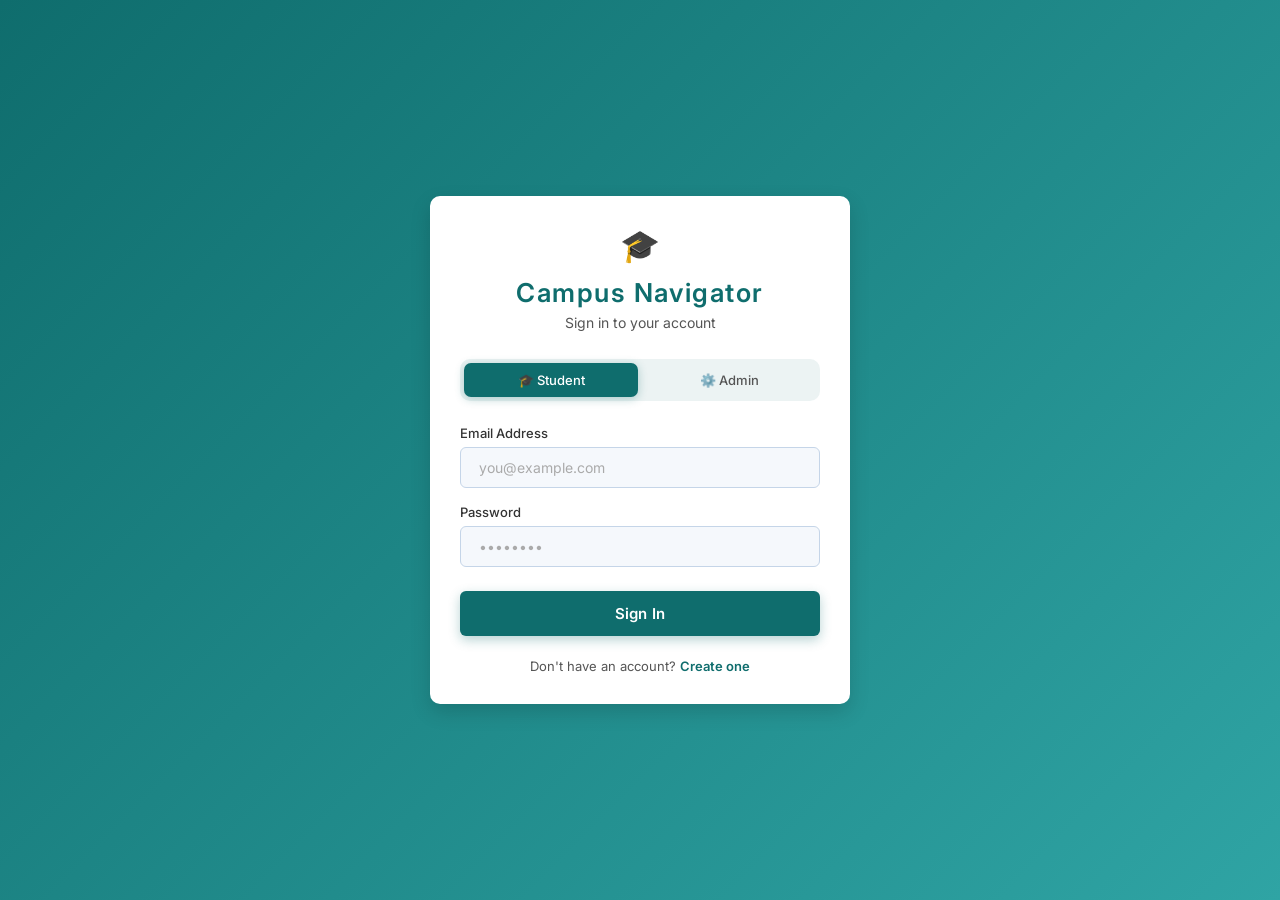
<file: login.html>
<!DOCTYPE html>
<html lang="en">

<head>
    <meta charset="UTF-8">
    <meta name="viewport" content="width=device-width, initial-scale=1.0">
    <title>Login - Campus Navigator</title>
    <link rel="preconnect" href="https://fonts.googleapis.com">
    <link rel="preconnect" href="https://fonts.gstatic.com" crossorigin>
    <link href="https://fonts.googleapis.com/css2?family=Inter:wght@300;400;500;600;700&display=swap" rel="stylesheet">
    <style>
        *,
        *::before,
        *::after {
            box-sizing: border-box;
            margin: 0;
            padding: 0;
        }

        body {
            font-family: 'Inter', sans-serif;
            min-height: 100vh;
            display: flex;
            align-items: center;
            justify-content: center;
            background: linear-gradient(135deg, #0F6D6D, #2FA4A4);
            padding: 20px;
        }

        /* ── Card ── */
        .login-card {
            width: 100%;
            max-width: 420px;
            background: #ffffff;
            border: none;
            border-radius: 10px;
            padding: 30px;
            box-shadow: 0 8px 20px rgba(0, 0, 0, 0.15);
            color: #1a1a2e;
        }

        /* ── Header ── */
        .card-header {
            text-align: center;
            margin-bottom: 28px;
        }

        .card-header .logo-icon {
            font-size: 2rem;
            margin-bottom: 12px;
            display: block;
        }

        .card-header h2 {
            font-size: 26px;
            font-weight: 600;
            color: #0F6D6D;
            letter-spacing: 0.06em;
        }

        .card-header p {
            font-size: 14px;
            font-weight: 400;
            color: #555;
            margin-top: 6px;
        }

        /* ── Role Toggle ── */
        .role-toggle {
            display: flex;
            background: rgba(15, 109, 109, 0.08);
            border-radius: 10px;
            padding: 4px;
            gap: 4px;
            margin-bottom: 24px;
        }

        .role-btn {
            flex: 1;
            padding: 9px 12px;
            border: none;
            border-radius: 7px;
            background: transparent;
            color: #555;
            font-family: 'Inter', sans-serif;
            font-size: 13px;
            font-weight: 500;
            cursor: pointer;
            transition: all 0.25s ease;
            display: flex;
            align-items: center;
            justify-content: center;
            gap: 6px;
        }

        .role-btn.active {
            background: #0F6D6D;
            color: #ffffff;
            box-shadow: 0 2px 10px rgba(15, 109, 109, 0.30);
        }

        .role-btn:hover:not(.active) {
            color: #0F6D6D;
        }

        /* ── Error ── */
        #errorMsg {
            display: none;
            background: rgba(239, 68, 68, 0.15);
            border: 1px solid rgba(239, 68, 68, 0.35);
            color: #fca5a5;
            padding: 10px 14px;
            border-radius: 8px;
            font-size: 13px;
            font-weight: 500;
            margin-bottom: 18px;
        }

        /* ── Inputs ── */
        .field {
            margin-bottom: 16px;
        }

        .field label {
            display: block;
            font-size: 13px;
            font-weight: 500;
            color: #333;
            margin-bottom: 6px;
        }

        .field input {
            width: 100%;
            padding: 11px 18px;
            background: #f5f8fc;
            border: 1px solid #c5d5e8;
            border-radius: 6px;
            color: #1a1a2e;
            font-family: 'Inter', sans-serif;
            font-size: 14px;
            font-weight: 400;
            outline: none;
            transition: border-color 0.3s ease, box-shadow 0.3s ease;
        }

        .field input::placeholder {
            color: #aaa;
        }

        .field input:-webkit-autofill {
            -webkit-box-shadow: 0 0 0 1000px #f5f8fc inset;
            -webkit-text-fill-color: #1a1a2e;
        }

        .field input:focus {
            border-color: #0F6D6D;
            box-shadow: 0 0 0 3px rgba(15, 109, 109, 0.15);
        }

        /* ── Button ── */
        .login-btn {
            width: 100%;
            padding: 13px;
            margin-top: 8px;
            border: none;
            border-radius: 6px;
            background-color: #0F6D6D;
            color: #ffffff;
            font-family: 'Inter', sans-serif;
            font-size: 15px;
            font-weight: 600;
            letter-spacing: 0.01em;
            cursor: pointer;
            transition: transform 0.2s ease, box-shadow 0.2s ease, background 0.2s ease;
            box-shadow: 0 4px 12px rgba(15, 109, 109, 0.30);
        }

        .login-btn:hover {
            background-color: #0C5C5C;
            transform: scale(1.03);
            box-shadow: 0 6px 18px rgba(15, 109, 109, 0.40);
        }

        .login-btn:active {
            transform: scale(1.00);
            box-shadow: 0 3px 8px rgba(15, 109, 109, 0.25);
        }

        /* ── Footer ── */
        .card-footer {
            text-align: center;
            margin-top: 22px;
            font-size: 13px;
            color: #555;
        }

        .card-footer a {
            color: #0F6D6D;
            font-weight: 600;
            text-decoration: none;
            transition: color 0.2s;
        }

        .card-footer a:hover {
            color: #2FA4A4;
            text-decoration: underline;
        }

        /* ── Responsive ── */
        @media (max-width: 480px) {
            .login-card {
                padding: 30px 24px;
            }
        }
    </style>

</head>

<body>

    <div class="login-card">

        <div class="card-header">
            <span class="logo-icon">🎓</span>
            <h2>Campus Navigator</h2>
            <p>Sign in to your account</p>
        </div>

        <!-- Role toggle — visual only, does NOT affect auth logic -->
        <div class="role-toggle" id="roleToggle">
            <button type="button" class="role-btn active" onclick="setRole(this)">🎓 Student</button>
            <button type="button" class="role-btn" onclick="setRole(this)">⚙️ Admin</button>
        </div>

        <!-- Error message — ID preserved -->
        <div id="errorMsg"></div>

        <!-- Form — ID preserved, inputs preserved -->
        <form id="loginForm" autocomplete="off">
            <div class="field">
                <label for="email">Email Address</label>
                <input type="email" id="email" required placeholder="you@example.com" autocomplete="username">
            </div>
            <div class="field">
                <label for="password">Password</label>
                <input type="password" id="password" required placeholder="••••••••" autocomplete="current-password">
            </div>
            <button type="submit" class="login-btn">Sign In</button>
        </form>

        <div class="card-footer">
            Don't have an account? <a href="signup.html">Create one</a>
        </div>

    </div>

    <script src="auth.js"></script>
    <script>
        // ── Access Denied Banner ──
        // Only show if redirected from within the same app, not on direct/bookmarked open
        const cameFromApp = document.referrer && document.referrer.startsWith(window.location.origin);
        if (sessionStorage.getItem('accessDenied') === '1' ) {
            const errorMsg = document.getElementById('errorMsg');
            errorMsg.textContent = '🚫 Access Denied. Please log in with the correct account.';
            errorMsg.style.display = 'block';
        }
        // Always clear the flag regardless — prevents stale state
        sessionStorage.removeItem('accessDenied');

        // ── Prevent already-logged-in users from seeing login page ──
        Auth.initProtection();

        // ── Role toggle state ──
        let selectedRole = 'student'; // default

        function setRole(btn) {
            document.querySelectorAll('.role-btn').forEach(b => b.classList.remove('active'));
            btn.classList.add('active');
            // Determine selected role from button text
            selectedRole = btn.textContent.trim().toLowerCase().includes('admin') ? 'admin' : 'student';
        }

        // ── Login with role enforcement ──
        const loginForm = document.getElementById('loginForm');
        const errorMsg = document.getElementById('errorMsg');

        loginForm.addEventListener('submit', (e) => {
            e.preventDefault();
            const email = document.getElementById('email').value;
            const password = document.getElementById('password').value;

            const result = Auth.login(email, password);

            if (result.success) {
                // Enforce: role must match the selected tab
                if (result.user.role !== selectedRole) {
                    // Immediately log out the user to avoid stale session
                    localStorage.removeItem(Auth.CURRENT_USER_KEY);
                    const expectedRole = selectedRole === 'admin' ? 'Admin' : 'Student';
                    errorMsg.textContent = `🚫 Access Denied: These credentials belong to a ${result.user.role} account, not a ${expectedRole} account.`;
                    errorMsg.style.display = 'block';
                    return;
                }
                // Redirect by role
                if (result.user.role === 'admin') {
                    window.location.href = 'admin.html';
                } else {
                    window.location.href = 'index.html';
                }
            } else {
                errorMsg.textContent = result.message;
                errorMsg.style.display = 'block';
            }
        });
    </script>

</body>

</html>
</file>
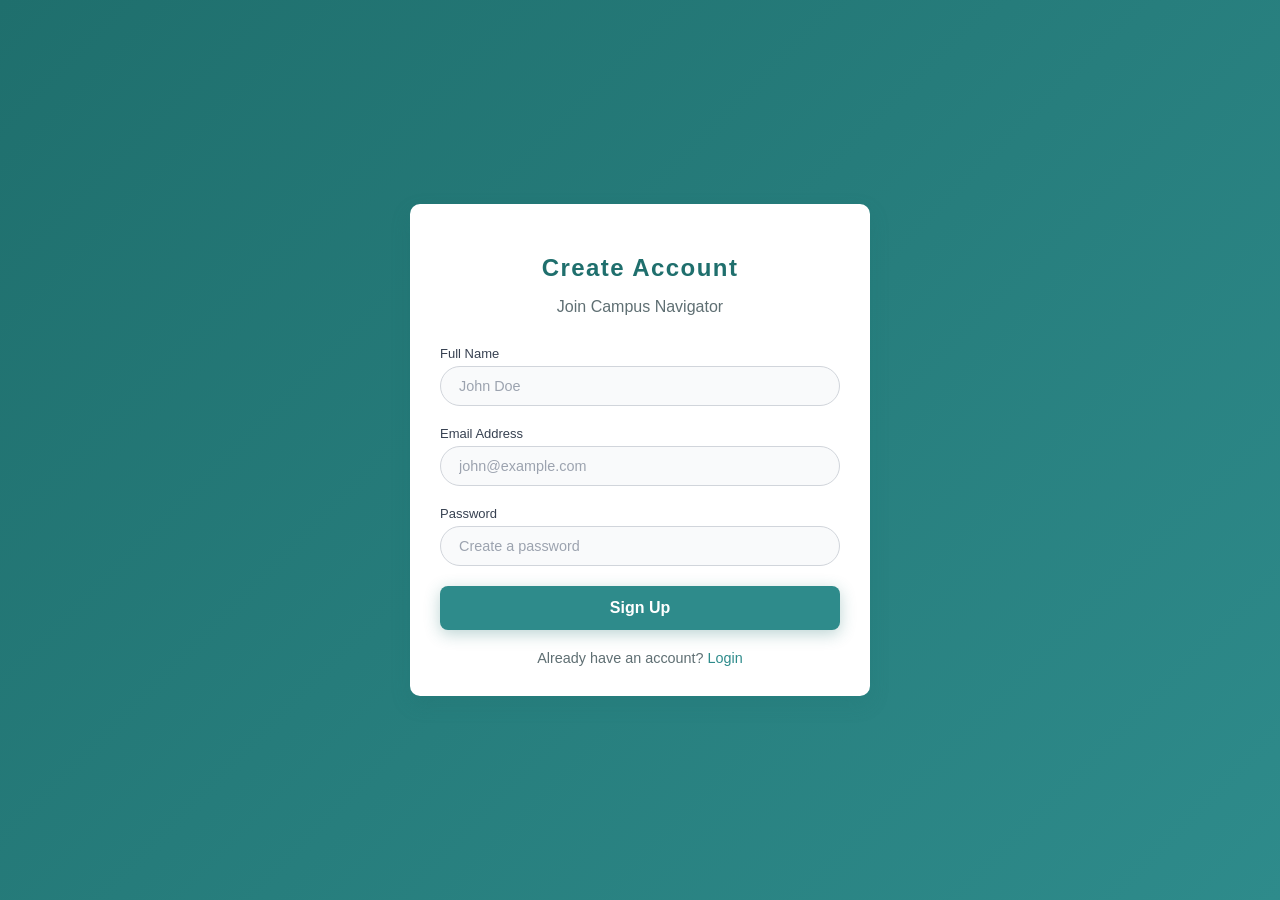
<file: signup.html>
<!DOCTYPE html>
<html lang="en">

<head>
    <meta charset="UTF-8">
    <meta name="viewport" content="width=device-width, initial-scale=1.0">
    <title>Sign Up - Campus Navigator</title>
    <link rel="stylesheet" href="auth.css">
</head>

<body class="auth-body">
    <div class="auth-card">
        <div class="auth-header">
            <h2>Create Account</h2>
            <p>Join Campus Navigator</p>
        </div>

        <div id="errorMsg" class="error-message"></div>

        <form id="signupForm">
            <div class="form-group">
                <label for="name">Full Name</label>
                <input type="text" id="name" required placeholder="John Doe">
            </div>
            <div class="form-group">
                <label for="email">Email Address</label>
                <input type="email" id="email" required placeholder="john@example.com">
            </div>
            <div class="form-group">
                <label for="password">Password</label>
                <input type="password" id="password" required placeholder="Create a password">
            </div>
            <button type="submit" class="auth-btn">Sign Up</button>
        </form>

        <div class="auth-footer">
            Already have an account? <a href="login.html">Login</a>
        </div>
    </div>

    <script src="auth.js"></script>
    <script>
        // Check protection
        Auth.initProtection();

        const signupForm = document.getElementById('signupForm');
        const errorMsg = document.getElementById('errorMsg');

        signupForm.addEventListener('submit', (e) => {
            e.preventDefault();
            const name = document.getElementById('name').value;
            const email = document.getElementById('email').value;
            const password = document.getElementById('password').value;

            // Role argument removed, defaults to student in Auth.signup
            const result = Auth.signup(name, email, password);

            if (result.success) {
                // Redirect based on role
                if (result.user.role === 'admin') {
                    window.location.href = 'admin.html';
                } else {
                    window.location.href = 'index.html';
                }
            } else {
                errorMsg.textContent = result.message;
                errorMsg.style.display = 'block';
            }
        });
    </script>
</body>

</html>
</file>
<file: style.css>
@import url('https://fonts.googleapis.com/css2?family=Inter:wght@300;400;500;600;700&display=swap');

/* =============================================
   CAMPUS NAVIGATOR — STANDARD MODERN UI
   ============================================= */

/* --- CSS Variables — Teal Theme --- */
:root {
    --primary: #1F6F6D;
    --primary-dark: #185E5C;
    --primary-light: rgba(31, 111, 109, 0.15);
    --accent: #2E8B8B;
    --bg: #F5F7F7;
    --surface: #FFFFFF;
    --border: #E4E7EB;
    --text: #1A1A1A;
    --text-muted: #5F6F73;
    --sidebar-bg: #1F6F6D;
    --sidebar-active: #2E8B8B;
    --sidebar-hover: rgba(255, 255, 255, 0.12);
    --sidebar-text: rgba(255, 255, 255, 0.85);
    --sidebar-text-active: #ffffff;
    --topbar-bg: #1F6F6D;
    --shadow: 0 4px 16px rgba(31, 111, 109, 0.10);
    --shadow-md: 0 8px 28px rgba(31, 111, 109, 0.16);
    --radius: 10px;
    --sidebar-w: 220px;
    --topbar-h: 52px;
    --transition: 0.2s ease;
}

/* --- Reset --- */
*,
*::before,
*::after {
    margin: 0;
    padding: 0;
    box-sizing: border-box;
}

html {
    font-size: 14px;
}

body {
    font-family: 'Inter', sans-serif;
    background: var(--bg);
    color: var(--text);
    line-height: 1.5;
    overflow: hidden;
}

/* --- App Shell --- */
.app-container {
    display: flex;
    height: 100vh;
    width: 100vw;
    overflow: hidden;
}

/* =============================================
   SIDEBAR — Fixed, not scrollable
   ============================================= */
.sidebar {
    width: var(--sidebar-w);
    height: 100vh;
    background: var(--sidebar-bg);
    display: flex;
    flex-direction: column;
    flex-shrink: 0;
    position: fixed;
    top: 0;
    left: 0;
    z-index: 1000;
    overflow: hidden;
}

.sidebar-header {
    padding: 18px 16px 14px;
    border-bottom: 1px solid rgba(255, 255, 255, 0.06);
    flex-shrink: 0;
}

.sidebar-header h2 {
    font-size: 0.95rem;
    font-weight: 700;
    color: #fff;
    letter-spacing: 0.02em;
    text-transform: uppercase;
    white-space: nowrap;
    overflow: hidden;
    text-overflow: ellipsis;
}

.nav-links {
    list-style: none;
    padding: 10px 10px;
    flex: 1;
    overflow-y: auto;
}

.nav-links li {
    margin-bottom: 2px;
}

.nav-links a {
    display: flex;
    align-items: center;
    gap: 10px;
    padding: 9px 12px;
    border-radius: 8px;
    text-decoration: none;
    color: var(--sidebar-text);
    font-size: 0.88rem;
    font-weight: 500;
    transition: background var(--transition), color var(--transition);
    white-space: nowrap;
    overflow: hidden;
}

.nav-links a:hover {
    background: var(--sidebar-hover);
    color: #fff;
}

.nav-links a.active {
    background: var(--sidebar-active);
    color: var(--sidebar-text-active);
    border-radius: 8px;
}

.sidebar .logout-btn {
    color: #fca5a5 !important;
    background: rgba(239, 68, 68, 0.1) !important;
    margin-top: 4px;
}

.sidebar .logout-btn:hover {
    background: rgba(239, 68, 68, 0.25) !important;
    color: #fff !important;
}

/* =============================================
   MAIN CONTENT AREA
   ============================================= */
.main-content {
    margin-left: var(--sidebar-w);
    flex: 1;
    display: flex;
    flex-direction: column;
    height: 100vh;
    overflow: hidden;
}

/* =============================================
   TOP BAR — Slim
   ============================================= */
.top-bar {
    height: var(--topbar-h);
    background: var(--topbar-bg);
    display: flex;
    align-items: center;
    padding: 0 24px;
    box-shadow: 0 1px 4px rgba(0, 0, 0, 0.15);
    flex-shrink: 0;
    z-index: 900;
}

.top-bar h1 {
    font-size: 1rem;
    font-weight: 600;
    color: #fff;
    letter-spacing: 0.01em;
}

/* =============================================
   SCROLLABLE AREA — All modules live here
   ============================================= */
.scroll-area {
    flex: 1;
    overflow-y: auto;
    overflow-x: hidden;
    padding: 24px;
    background: transparent;
}



/* =============================================
   MODULE BASE
   ============================================= */
.module {
    display: none !important;
    /* !important beats any ID-level display overrides */
}

.module.active {
    display: block !important;
    animation: fadeUp 0.2s ease;
}

@keyframes fadeUp {
    from {
        opacity: 0;
        transform: translateY(6px);
    }

    to {
        opacity: 1;
        transform: translateY(0);
    }
}

/* Non-home modules — transparent like Navigation module (no outer card wrapper).
   Inner item cards (faculty-card, book-card, food-card, etc.) provide their own
   individual card styling via their own CSS rules. */
.module:not(#home-module):not(#navigation-module) {
    background: transparent;
    border: none;
    border-radius: 0;
    padding: 0;
    box-shadow: none;
    max-width: 1100px;
    margin: 0 auto;
}

/* =============================================
   NAVIGATION MODULE — Full Viewport Override
   navigation.js injects its own premium CSS;
   this block ensures the host layout is correct.
   ============================================= */
#navigation-module {
    /* Reset card wrapper styles */
    background: transparent !important;
    border: none !important;
    border-radius: 0 !important;
    padding: 0 !important;
    box-shadow: none !important;
    max-width: none !important;
    /* Bleed out of scroll-area's 24px padding by default */
    margin: -24px !important;
    width: calc(100% + 48px) !important;
}

#navigation-module.active {
    display: flex !important;
    flex-direction: column !important;
    /* Fill the scroll-area height — topbar excluded from parent */
    height: calc(100vh - var(--topbar-h)) !important;
    overflow: hidden !important;
}

/* When nav module is active, suppress scroll-area scroll and padding */
.scroll-area:has(#navigation-module.active) {
    overflow: hidden;
    padding: 0;
}

/* Reset negative margin once scroll-area padding is gone — prevents
   the module from sliding 24px up under the top-bar */
.scroll-area:has(#navigation-module.active) #navigation-module.active {
    margin: 0 !important;
    width: 100% !important;
}

/* Section titles */
.module h2 {
    font-size: 1.15rem;
    font-weight: 700;
    color: var(--primary);
    letter-spacing: 0.04em;
    margin-bottom: 22px;
    padding-bottom: 14px;
    border-bottom: 2px solid rgba(31, 111, 109, 0.20);
    display: flex;
    align-items: center;
    gap: 8px;
}

.module h3 {
    font-weight: 600;
    color: var(--text-muted);
    margin: 20px 0 12px;
    text-transform: uppercase;
    letter-spacing: 0.06em;
    font-size: 0.72rem;
}

/* =============================================
   HOME MODULE
   ============================================= */
#home-module {
    /* Bleed out of scroll-area's 24px padding on all sides */
    margin: -24px;
    width: calc(100% + 48px);
    padding: 0;
    background: transparent;
    box-shadow: none;
    max-width: none;
    flex-direction: column;
    min-height: calc(100vh - var(--topbar-h));
}

/* Only show as flex when active — avoids specificity fight with .module { display: none } */
#home-module.active {
    display: flex !important;
}

.hero-section {
    width: 100%;
    flex: 1;
    min-height: calc(100vh - var(--topbar-h));
    display: flex;
    align-items: center;
    justify-content: center;
    background: url('college.jpg') center/cover no-repeat;
    background-size: cover;
    background-position: center;
    background-repeat: no-repeat;
    border-radius: 0;
    overflow: hidden;
    margin: 0;
}

.hero-overlay {
    width: 100%;
    flex: 1;
    min-height: calc(100vh - var(--topbar-h));
    background: linear-gradient(rgba(31, 111, 109, 0.65), rgba(31, 111, 109, 0.65));
    display: flex;
    flex-direction: column;
    align-items: center;
    justify-content: center;
    text-align: center;
    padding: 40px 32px;
    color: #fff;
    margin: 0;
}

.hero-overlay h2 {
    font-size: 1.8rem;
    font-weight: 700;
    margin-bottom: 10px;
    border: none;
    padding: 0;
    color: #FFFFFF;
    text-shadow: 0 2px 8px rgba(0, 0, 0, 0.30);
}

.hero-overlay p {
    font-size: 0.95rem;
    opacity: 1;
    font-weight: 500;
    color: #E0F2F1;
    text-shadow: 0 1px 4px rgba(0, 0, 0, 0.20);
}

/* Feature Cards */
.home-features {
    display: grid;
    grid-template-columns: repeat(auto-fit, minmax(220px, 1fr));
    gap: 16px;
    margin-bottom: 8px;
}

.feature-card {
    background: rgba(255, 255, 255, 0.18);
    backdrop-filter: blur(14px);
    -webkit-backdrop-filter: blur(14px);
    border: 1px solid rgba(255, 255, 255, 0.25);
    border-radius: 18px;
    padding: 24px 20px;
    text-align: center;
    cursor: default;
    transition: box-shadow var(--transition), transform var(--transition), border-color var(--transition);
}

.feature-card:hover {
    box-shadow: 0 12px 35px rgba(31, 111, 109, 0.25);
    transform: translateY(-4px);
    border-color: rgba(255, 255, 255, 0.50);
}

.feature-icon {
    font-size: 2rem;
    margin-bottom: 10px;
    display: block;
}

.feature-card h3 {
    font-size: 0.92rem;
    font-weight: 700;
    color: #111111;
    margin: 0 0 6px;
    text-transform: none;
    letter-spacing: 0;
    text-shadow: none;
}

.feature-card p {
    font-size: 0.82rem;
    color: #222222;
    line-height: 1.5;
}

/* =============================================
   NAVIGATION MODULE
   ============================================= */
.controls {
    display: flex;
    gap: 16px;
    align-items: center;
    flex-wrap: wrap;
    margin-bottom: 20px;
    padding: 14px 16px;
    background: rgba(255, 255, 255, 0.05);
    border-radius: 8px;
    border: 1px solid rgba(255, 255, 255, 0.10);
}

.search-box {
    display: flex;
    align-items: center;
    background: #FFFFFF;
    border: 1.5px solid var(--border);
    border-radius: 30px;
    padding: 0 6px 0 16px;
    gap: 8px;
    transition: border-color var(--transition), box-shadow var(--transition);
}

.search-box:focus-within {
    border-color: var(--accent);
    box-shadow: 0 0 0 3px rgba(47, 164, 164, 0.18);
}

.search-box input {
    background: transparent;
    border: none;
    outline: none;
    color: var(--text);
    font-family: inherit;
    font-size: 0.875rem;
    padding: 10px 0;
    flex: 1;
}

.search-box input::placeholder {
    color: var(--text-muted);
}

.search-icon-btn,
#searchBtn {
    background: var(--primary);
    border: none;
    border-radius: 22px;
    padding: 6px 14px;
    cursor: pointer;
    color: #FFFFFF;
    font-size: 0.8rem;
    font-weight: 600;
    font-family: inherit;
    transition: background var(--transition);
}

.search-icon-btn:hover,
#searchBtn:hover {
    background: var(--primary-dark);
}

/* Autocomplete suggestions */
.suggestions-dropdown {
    position: absolute;
    top: 100%;
    left: 0;
    right: 0;
    background: var(--surface);
    border: 1px solid var(--border);
    border-top: none;
    border-radius: 0 0 8px 8px;
    list-style: none;
    max-height: 220px;
    overflow-y: auto;
    z-index: 500;
    box-shadow: var(--shadow-md);
    display: none;
}

.suggestions-dropdown.open {
    display: block;
}

.suggestions-dropdown li {
    padding: 9px 14px;
    font-size: 0.85rem;
    color: var(--text);
    cursor: pointer;
    display: flex;
    justify-content: space-between;
    align-items: center;
    border-bottom: 1px solid var(--border);
    transition: background 0.15s;
}

.suggestions-dropdown li:last-child {
    border-bottom: none;
}

.suggestions-dropdown li:hover,
.suggestions-dropdown li.active-suggestion {
    background: var(--primary-light);
    color: var(--primary);
}

.suggestion-floor {
    font-size: 0.72rem;
    color: var(--text-muted);
    background: var(--bg);
    padding: 2px 7px;
    border-radius: 20px;
    border: 1px solid var(--border);
    white-space: nowrap;
}

.floor-selector {
    display: flex;
    align-items: center;
    gap: 10px;
}

.floor-selector label {
    font-size: 0.85rem;
    font-weight: 500;
    color: var(--text-muted);
    white-space: nowrap;
}

#floorSelect {
    padding: 8px 14px;
    border: 1px solid rgba(255, 255, 255, 0.20);
    border-radius: 30px;
    background: #1F6F6D;
    font-size: 0.85rem;
    font-family: inherit;
    color: #FFFFFF;
    outline: none;
    cursor: pointer;
    transition: border-color var(--transition);
}

#floorSelect:focus,
#floorSelect:hover {
    border-color: rgba(46, 139, 139, 0.80);
}

/* Blueprint */
.blueprint-container {
    background: var(--bg);
    border: 1px solid var(--border);
    border-radius: 8px;
    display: flex;
    justify-content: center;
    align-items: center;
    min-height: 480px;
    overflow: auto;
}

.blueprint {
    width: 100%;
    height: auto;
    display: none;
    max-width: 900px;
}

.blueprint.active {
    display: block;
}

/* SVG Rooms */
.room {
    fill: #f8fafc;
    stroke: #cbd5e1;
    stroke-width: 1.5;
    transition: fill 0.2s, stroke 0.2s;
}

.room-group {
    cursor: pointer;
}

.room-group:hover .room {
    fill: #eff6ff !important;
    stroke: var(--primary) !important;
}

.room-label {
    font-weight: 500;
    font-size: 13px;
    fill: #334155;
    pointer-events: none;
}

.room-group:hover .room-label {
    fill: var(--primary);
}

.room-group.highlight .room {
    fill: rgba(34, 197, 94, 0.15) !important;
    stroke: var(--accent) !important;
    stroke-width: 2.5 !important;
}

.room-group.highlight .room-label {
    fill: #15803d !important;
    font-weight: 700 !important;
}

/* Room type fills */
.class-room {
    fill: #ffffff;
}

.lab {
    fill: #f0f9ff;
}

.stair {
    fill: #f8fafc;
    stroke-dasharray: 4, 4;
}

.hall {
    fill: #fffbeb;
}

.entrance {
    fill: #f0fdf4;
    stroke: var(--accent);
}

.courtyard {
    fill: #f1f5f9 !important;
    stroke: #e2e8f0 !important;
}

/* =============================================
   FACULTY MODULE
   ============================================= */
.faculty-section {
    margin-bottom: 24px;
}

.faculty-grid,
.principal-container {
    display: grid;
    grid-template-columns: repeat(auto-fill, minmax(210px, 1fr));
    gap: 14px;
}

.faculty-card {
    background: var(--surface);
    border: 1px solid var(--border);
    border-radius: var(--radius);
    padding: 18px 16px;
    text-align: center;
    box-shadow: var(--shadow);
    display: flex;
    flex-direction: column;
    align-items: center;
    gap: 4px;
    transition: box-shadow var(--transition), transform var(--transition), border-color var(--transition);
}

.faculty-card:hover {
    box-shadow: var(--shadow-md);
    transform: translateY(-3px);
    border-color: var(--accent);
}

.faculty-photo {
    width: 64px;
    height: 64px;
    border-radius: 50%;
    object-fit: cover;
    border: 2px solid var(--border);
    margin-bottom: 10px;
}

.faculty-name {
    font-size: 0.88rem;
    font-weight: 600;
    color: var(--text);
    margin-bottom: 3px;
}

.faculty-designation {
    font-size: 0.75rem;
    color: var(--text-muted);
    margin-bottom: 4px;
}

.faculty-office {
    font-size: 0.75rem;
    color: var(--text-muted);
    margin-bottom: 10px;
}

.faculty-status {
    display: inline-block;
    font-size: 0.7rem;
    font-weight: 600;
    padding: 2px 8px;
    border-radius: 20px;
    margin-bottom: 8px;
    text-transform: uppercase;
    letter-spacing: 0.04em;
}

.status-active {
    background: #dcfce7;
    color: #15803d;
}

.status-on-leave {
    background: #fee2e2;
    color: #b91c1c;
}

.locate-btn {
    width: 100%;
    padding: 9px;
    background: var(--accent);
    color: #FFFFFF;
    border: none;
    border-radius: 8px;
    font-size: 0.78rem;
    font-weight: 600;
    cursor: pointer;
    font-family: inherit;
    letter-spacing: 0.01em;
    transition: background var(--transition), transform var(--transition), box-shadow var(--transition);
    box-shadow: 0 3px 12px rgba(31, 111, 109, 0.25);
}

.locate-btn:hover {
    background: var(--primary);
    transform: scale(1.03);
    box-shadow: 0 6px 20px rgba(31, 111, 109, 0.35);
}

/* =============================================
   LIBRARY MODULE
   ============================================= */
.library-header {
    display: flex;
    justify-content: space-between;
    align-items: center;
    gap: 16px;
    flex-wrap: wrap;
    margin-bottom: 22px;
    padding-bottom: 14px;
    border-bottom: 2px solid rgba(31, 111, 109, 0.20);
}

.library-header h2 {
    margin-bottom: 0;
    border-bottom: none;
    padding-bottom: 0;
}

.search-bar {
    flex: 1;
    border: none;
    outline: none;
    padding: 8px 18px;
    font-size: 0.88rem;
    font-family: inherit;
    color: #FFFFFF;
    background: transparent;
    min-width: 0;
}

.search-bar::placeholder {
    color: #B0C4DE;
}

/* Inputs and selects inside modules */
.module input,
.module select,
.module textarea {
    background: #FFFFFF;
    border: 1.5px solid var(--border);
    border-radius: 30px;
    color: var(--text);
    padding: 8px 16px;
    font-size: 0.88rem;
    font-family: inherit;
    outline: none;
    transition: border-color var(--transition), box-shadow var(--transition);
}

.module input::placeholder,
.module textarea::placeholder {
    color: var(--text-muted);
}

.module input:focus,
.module select:focus,
.module textarea:focus {
    border-color: var(--accent);
    box-shadow: 0 0 0 3px rgba(47, 164, 164, 0.18);
}


.library-summary {
    display: grid;

    grid-template-columns: repeat(auto-fit, minmax(130px, 1fr));
    gap: 12px;
    margin-bottom: 20px;
}

.summary-card {
    background: #ffffff;
    border: 1px solid var(--border);
    border-radius: 14px;
    padding: 16px;
    display: flex;
    align-items: center;
    gap: 12px;
    transition: border-color var(--transition), box-shadow var(--transition);
}

.summary-card:hover {
    border-color: var(--accent);
    box-shadow: var(--shadow-md);
}

.summary-icon {
    font-size: 1.4rem;
}

.summary-info h3 {
    font-size: 1.2rem;
    font-weight: 700;
    color: var(--primary);
    margin: 0 0 2px;
    text-transform: none;
    letter-spacing: 0;
}

.summary-info p {
    font-size: 0.72rem;
    color: var(--text-muted);
    margin: 0;
}

.my-books-section {
    background: #FFFFFF;
    border: 1px solid var(--border);
    border-radius: var(--radius);
    padding: 16px;
    margin-bottom: 20px;
}

.book-grid {
    display: grid;
    grid-template-columns: repeat(auto-fill, minmax(200px, 1fr));
    gap: 14px;
    margin-top: 10px;
}

.book-card {
    background: var(--surface);
    border: 1px solid var(--border);
    border-radius: var(--radius);
    padding: 16px;
    box-shadow: var(--shadow);
    display: flex;
    flex-direction: column;
    gap: 6px;
    transition: box-shadow var(--transition), transform var(--transition), border-color var(--transition);
}

.book-card:hover {
    box-shadow: var(--shadow-md);
    transform: translateY(-2px);
    border-color: var(--accent);
}

.book-title {
    font-size: 0.85rem;
    font-weight: 600;
    color: var(--text);
}

.book-author {
    font-size: 0.78rem;
    color: var(--text-muted);
}

.card-actions {
    display: flex;
    gap: 6px;
    margin-top: 8px;
}

.issue-btn,
.reserve-btn,
.return-btn,
.unavailable-btn {
    flex: 1;
    padding: 6px;
    border: none;
    border-radius: 5px;
    font-size: 0.75rem;
    font-weight: 500;
    cursor: pointer;
    font-family: inherit;
    transition: background var(--transition);
}

.issue-btn {
    background: var(--primary);
    color: #fff;
}

.issue-btn:hover {
    background: var(--primary-dark);
}

.reserve-btn {
    background: #FFFFFF;
    color: #111111;
    border: 1px solid rgba(255, 255, 255, 0.20);
}

.reserve-btn:hover {
    background: #f0f0f0;
    transform: scale(1.03);
}

.return-btn {
    background: #FFFFFF;
    color: #111111;
    border: 1px solid rgba(255, 255, 255, 0.20);
}

.unavailable-btn {
    background: rgba(255, 255, 255, 0.10);
    color: var(--text-muted);
    cursor: not-allowed;
}

.status-badge {
    display: inline-block;
    padding: 2px 8px;
    border-radius: 20px;
    font-size: 0.7rem;
    font-weight: 600;
    text-transform: uppercase;
    letter-spacing: 0.04em;
}

.available {
    background: #dcfce7;
    color: #15803d;
}

.unavailable {
    background: #fee2e2;
    color: #991b1b;
}

.reserved {
    background: #fef9c3;
    color: #854d0e;
}

.copy-badge {
    font-size: 0.75rem;
    color: var(--text-muted);
}

.fine-badge {
    font-size: 0.75rem;
    color: #b91c1c;
    font-weight: 600;
    margin-top: 4px;
}

/* =============================================
   CANTEEN MODULE
   ============================================= */
.canteen-header {
    display: flex;
    justify-content: space-between;
    align-items: center;
    margin-bottom: 22px;
    padding-bottom: 14px;
    border-bottom: 2px solid rgba(31, 111, 109, 0.20);
}

.canteen-header h2 {
    margin: 0;
    border-bottom: none;
    padding: 0;
}

.cart-btn {
    background: var(--accent);
    color: #fff;
    border: none;
    padding: 8px 14px;
    border-radius: 8px;
    font-size: 0.85rem;
    font-weight: 500;
    cursor: pointer;
    font-family: inherit;
    display: flex;
    align-items: center;
    gap: 6px;
    transition: background var(--transition);
}

.cart-btn:hover {
    background: var(--primary);
}

.badge {
    background: #fff;
    color: var(--primary);
    border-radius: 20px;
    padding: 0 7px;
    font-size: 0.75rem;
    font-weight: 700;
}

.canteen-layout {
    display: grid;
    grid-template-columns: 1fr 280px;
    gap: 20px;
    align-items: start;
}

.food-grid {
    display: grid;
    grid-template-columns: repeat(auto-fill, minmax(180px, 1fr));
    gap: 14px;
}

.food-card {
    background: #ffffff;
    border: 1px solid var(--border);
    border-radius: var(--radius);
    padding: 14px;
    display: flex;
    flex-direction: row;
    gap: 14px;
    align-items: flex-start;
    box-shadow: var(--shadow);
    transition: box-shadow var(--transition), transform var(--transition), border-color var(--transition);
    overflow: hidden;
}

.food-card:hover {
    box-shadow: var(--shadow-md);
    transform: translateY(-2px);
    border-color: var(--accent);
}

.food-card.unavailable-card {
    opacity: 0.72;
    filter: grayscale(40%);
}

.food-img {
    width: 90px;
    height: 90px;
    object-fit: cover;
    display: block;
    border-radius: 10px;
    flex-shrink: 0;
}

.food-img-fallback {
    width: 90px;
    height: 90px;
    display: flex;
    align-items: center;
    justify-content: center;
    font-size: 2.2rem;
    background: rgba(0, 128, 128, 0.07);
    border-radius: 10px;
    flex-shrink: 0;
}

.food-info {
    display: flex;
    flex-direction: column;
    gap: 6px;
    flex: 1;
    min-width: 0;
}

/* Admin-only elements: hidden by default; JS shows them for admin role */
.admin-only {
    display: none !important;
}

.food-info h3 {
    font-size: 0.88rem;
    font-weight: 600;
    color: var(--text);
    margin: 0;
}

.food-price {
    font-size: 0.95rem;
    font-weight: 700;
    color: var(--primary);
}

.add-btn {
    padding: 6px 10px;
    background: var(--accent);
    color: #FFFFFF;
    border: none;
    border-radius: 8px;
    font-size: 0.78rem;
    font-weight: 600;
    cursor: pointer;
    font-family: inherit;
    margin-top: 4px;
    transition: background var(--transition), transform var(--transition), box-shadow var(--transition);
    box-shadow: 0 3px 10px rgba(31, 111, 109, 0.25);
}

.add-btn:hover {
    background: var(--primary);
    transform: scale(1.05);
    box-shadow: 0 5px 16px rgba(31, 111, 109, 0.35);
}

.add-btn:disabled {
    background: #cbd5e1;
    cursor: not-allowed;
}

.cart-sidebar {
    background: #ffffff;
    border: 1px solid var(--border);
    border-radius: 10px;
    padding: 20px;
    position: sticky;
    top: 0;
}

.cart-sidebar h3 {
    font-size: 0.9rem;
    font-weight: 600;
    margin-bottom: 12px;
    text-transform: none;
    letter-spacing: 0;
    color: var(--text);
}

.cart-item {
    display: flex;
    justify-content: space-between;
    align-items: center;
    padding: 8px 0;
    border-bottom: 1px solid rgba(11, 31, 58, 0.10);
    font-size: 0.82rem;
}

.item-details h4 {
    font-size: 0.82rem;
    font-weight: 500;
    color: var(--text);
}

.item-price {
    font-size: 0.75rem;
    color: var(--text-muted);
}

.qty-controls {
    display: flex;
    align-items: center;
    gap: 8px;
    font-size: 0.82rem;
}

.qty-btn {
    background: var(--bg);
    border: 1px solid var(--border);
    border-radius: 4px;
    width: 22px;
    height: 22px;
    cursor: pointer;
    font-size: 0.85rem;
    display: flex;
    align-items: center;
    justify-content: center;
}

.cart-footer {
    margin-top: 12px;
}

.cart-total {
    display: flex;
    justify-content: space-between;
    font-size: 0.88rem;
    font-weight: 600;
    margin-bottom: 10px;
    color: var(--text);
}

.checkout-btn {
    width: 100%;
    padding: 9px;
    background: var(--accent);
    color: #FFFFFF;
    border: none;
    border-radius: 8px;
    font-size: 0.88rem;
    font-weight: 600;
    cursor: pointer;
    font-family: inherit;
    transition: background var(--transition), transform var(--transition), box-shadow var(--transition);
}

.checkout-btn:hover {
    background: var(--primary);
    transform: scale(1.03);
    box-shadow: 0 6px 20px rgba(31, 111, 109, 0.30);
}

.empty-cart-msg {
    text-align: center;
    color: var(--text-muted);
    font-size: 0.82rem;
    padding: 20px 0;
}

.admin-panel {
    margin-top: 20px;
}

.accordion-btn {
    background: var(--bg);
    border: 1px solid var(--border);
    padding: 9px 14px;
    border-radius: 7px;
    font-size: 0.85rem;
    font-weight: 500;
    cursor: pointer;
    font-family: inherit;
    width: 100%;
    text-align: left;
    transition: background var(--transition);
}

.accordion-btn:hover {
    background: var(--border);
}

.panel-content {
    display: flex;
    gap: 10px;
    margin-top: 10px;
    flex-wrap: wrap;
    padding: 14px;
    background: rgba(255, 255, 255, 0.04);
    border-radius: 7px;
    border: 1px solid rgba(255, 255, 255, 0.10);
}

.panel-content input,
.panel-content select {
    flex: 1;
    min-width: 120px;
    padding: 7px 14px;
    border: 1.5px solid var(--border);
    border-radius: 8px;
    background: #FFFFFF;
    color: var(--text);
    font-size: 0.82rem;
    font-family: inherit;
    outline: none;
}

.panel-content button {
    padding: 7px 14px;
    background: var(--primary);
    color: #fff;
    border: none;
    border-radius: 6px;
    font-size: 0.82rem;
    font-weight: 500;
    cursor: pointer;
    font-family: inherit;
}

/* =============================================
   BUS MODULE
   ============================================= */
.bus-grid {
    display: grid;
    grid-template-columns: repeat(auto-fill, minmax(200px, 1fr));
    gap: 14px;
    margin-top: 10px;
}

.bus-card {
    background: var(--surface);
    border: 1px solid var(--border);
    border-radius: var(--radius);
    padding: 16px 18px;
    box-shadow: var(--shadow);
    transition: box-shadow var(--transition), transform var(--transition), border-color var(--transition);
}

.bus-card:hover {
    box-shadow: var(--shadow-md);
    transform: translateY(-3px);
    border-color: var(--accent);
}

.bus-card.unavailable {
    border-color: rgba(252, 165, 165, 0.40);
    background: rgba(127, 29, 29, 0.20);
}

.bus-number {
    font-size: 1rem;
    font-weight: 700;
    color: var(--primary);
    margin-bottom: 4px;
}

.bus-route {
    font-size: 0.85rem;
    color: var(--text);
    margin-bottom: 10px;
}

.bus-alert-box {
    font-size: 0.78rem;
    color: #92400E;
    background: #FEF3C7;
    padding: 6px 8px;
    border-radius: 8px;
    margin-top: 8px;
}

.urgent-banner {
    background: #FEF2F2;
    border: 1px solid #FCA5A5;
    border-radius: 12px;
    padding: 14px 18px;
    font-size: 0.85rem;
    color: #DC2626;
    margin-bottom: 16px;
}

/* =============================================
   RESPONSIVE — Mobile & Tablet
   ============================================= */
@media (max-width: 1024px) {
    .canteen-layout {
        grid-template-columns: 1fr;
    }

    .cart-sidebar {
        position: static;
    }
}

@media (max-width: 768px) {
    :root {
        --sidebar-w: 0px;
    }

    .sidebar {
        width: 100%;
        height: auto;
        position: relative;
        flex-direction: row;
        align-items: center;
        padding: 0;
    }

    .sidebar-header {
        padding: 10px 14px;
        border: none;
    }

    .nav-links {
        display: flex;
        flex-direction: row;
        gap: 4px;
        padding: 8px;
        overflow-x: auto;
    }

    .nav-links li {
        margin: 0;
    }

    .nav-links a {
        padding: 7px 12px;
        font-size: 0.78rem;
        white-space: nowrap;
    }

    .app-container {
        flex-direction: column;
    }

    .main-content {
        margin-left: 0;
        height: calc(100vh - 56px);
    }

    .hero-overlay h2 {
        font-size: 1.3rem;
    }

    .hero-section,
    .hero-overlay {
        min-height: 35vw;
    }

    .home-features {
        gap: 10px;
    }

    .faculty-grid {
        grid-template-columns: repeat(auto-fill, minmax(160px, 1fr));
    }

    .scroll-area {
        padding: 16px;
    }
}

/* =============================================
   EXAM SEAT MODULE
   ============================================= */
.exam-seat-search-box {
    display: flex;
    align-items: center;
    gap: 10px;
    margin-bottom: 20px;
    flex-wrap: wrap;
}

.exam-reg-input {
    flex: 1;
    min-width: 220px;
    max-width: 400px;
    font-size: 0.9rem !important;
    padding: 10px 14px !important;
    letter-spacing: 0.03em;
}

.exam-search-btn {
    padding: 10px 24px;
    background: var(--accent);
    color: #FFFFFF;
    border: none;
    border-radius: 8px;
    font-size: 0.88rem;
    font-weight: 600;
    font-family: inherit;
    cursor: pointer;
    transition: background var(--transition), transform var(--transition), box-shadow var(--transition);
}

.exam-search-btn:hover {
    background: var(--primary);
    transform: scale(1.05);
    box-shadow: 0 6px 20px rgba(31, 111, 109, 0.30);
}

.exam-search-btn:active {
    transform: translateY(0);
}

.seat-msg {
    font-size: 0.88rem;
    padding: 12px 16px;
    border-radius: 8px;
    margin: 0;
}

.seat-warn {
    background: #FEF3C7;
    border: 1px solid #FCD34D;
    color: #92400E;
}

.seat-result-card {
    border-radius: 10px;
    padding: 20px 24px;
    max-width: 420px;
    border: 1px solid var(--border);
    background: #FFFFFF;
    box-shadow: var(--shadow-md);
    animation: fadeUp 0.2s ease;
}

.seat-result-card.seat-found {
    border-color: rgba(31, 111, 109, 0.35);
    background: rgba(31, 111, 109, 0.05);
}

.seat-result-card.seat-not-found {
    border-color: #FCA5A5;
    background: #FFF5F5;
    display: flex;
    align-items: flex-start;
    gap: 12px;
    font-size: 0.88rem;
    color: #DC2626;
}

.seat-result-card.seat-not-found p {
    margin: 0;
    line-height: 1.6;
}

.seat-result-header {
    display: flex;
    align-items: center;
    gap: 8px;
    margin-bottom: 14px;
}

.seat-icon {
    font-size: 1.3rem;
    line-height: 1;
    flex-shrink: 0;
}

.seat-result-title {
    font-size: 0.95rem;
    font-weight: 700;
    color: var(--primary);
}

.seat-result-body {
    display: flex;
    flex-direction: column;
    gap: 10px;
}

.seat-row {
    display: flex;
    align-items: center;
    justify-content: space-between;
    gap: 12px;
    padding: 8px 12px;
    background: rgba(31, 111, 109, 0.06);
    border-radius: 8px;
    border: 1px solid rgba(31, 111, 109, 0.15);
}

.seat-label {
    font-size: 0.8rem;
    font-weight: 600;
    color: var(--text-muted);
    white-space: nowrap;
}

.seat-value {
    font-size: 0.88rem;
    font-weight: 600;
    color: var(--text);
    text-align: right;
}

.seat-highlight {
    color: var(--primary);
    background: rgba(31, 111, 109, 0.12);
    padding: 3px 10px;
    border-radius: 20px;
    font-size: 0.82rem;
}

/* =============================================
   SHARED UTILITY CLASSES — Navy Blue Design System
   Reused by ALL modules (Student + Admin) to keep
   visual language consistent with the Navigation module.
   ============================================= */

/* ── Module Header Row ──────────────────────
   Flex row with space-between for title + action widget
   (search bar, button, etc.)
   Usage: <div class="module-header"> <h2>…</h2> <div class="search-box">…</div> </div>
   ─────────────────────────────────────────── */
.module-header {
    display: flex;
    justify-content: space-between;
    align-items: center;
    gap: 16px;
    flex-wrap: wrap;
    margin-bottom: 22px;
    padding-bottom: 14px;
    border-bottom: 2px solid rgba(31, 111, 109, 0.20);
}

/* When h2 sits inside .module-header it should not duplicate the border */
.module-header h2 {
    margin-bottom: 0;
    padding-bottom: 0;
    border-bottom: none;
    font-size: 1.15rem;
    font-weight: 700;
    color: var(--primary);
    letter-spacing: 0.04em;
    display: flex;
    align-items: center;
    gap: 8px;
}

/* ── Section Card ───────────────────────────
   Inner content card for sub-sections within a module.
   Matches the card style used by Navigation module's child panels.
   ─────────────────────────────────────────── */
.section-card {
    background: #FFFFFF;
    border: 1px solid var(--border);
    border-radius: var(--radius);
    padding: 22px 24px;
    margin-bottom: 20px;
    box-shadow: var(--shadow);
    transition: border-color var(--transition), box-shadow var(--transition);
}

.section-card:hover {
    border-color: var(--accent);
    box-shadow: var(--shadow-md);
}

/* Section card sub-title (replaces generic h3 inside cards) */
.section-card-title {
    font-size: 0.78rem;
    font-weight: 700;
    color: var(--text-muted);
    text-transform: uppercase;
    letter-spacing: 0.07em;
    margin-bottom: 16px;
}

/* ── Page Sub-Heading ───────────────────────
   Used where .module h3 lives but needs stronger visual identity
   ─────────────────────────────────────────── */
.page-section-title {
    font-size: 0.72rem;
    font-weight: 700;
    color: var(--text-muted);
    text-transform: uppercase;
    letter-spacing: 0.06em;
    margin: 20px 0 12px;
}

/* ── Accent Divider ─────────────────────────
   Thin blue horizontal rule to separate major sections
   ─────────────────────────────────────────── */
.module-divider {
    border: none;
    border-top: 1px solid rgba(31, 111, 109, 0.18);
    margin: 24px 0;
}

/* ── Admin Manage-Section — enhanced hover ──
   Adds a soft hover effect to all admin section cards so
   they react like the Navigation module's elements.
   ─────────────────────────────────────────── */
.manage-section {
    transition: border-color 0.22s ease, box-shadow 0.22s ease;
}

.manage-section:hover {
    border-color: rgba(46, 139, 139, 0.30) !important;
    box-shadow: 0 12px 35px rgba(31, 111, 109, 0.20) !important;
}

/* ── Admin Manage-Header — blue accent underline ──
   The manage-header h2 used in admin panels now matches
   the blue underline of .module h2 in the student app.
   Uses !important so it wins over the scoped <style> in admin.html.
   ─────────────────────────────────────────── */
.manage-header {
    border-bottom-color: rgba(31, 111, 109, 0.20) !important;
}

.manage-header h2 {
    font-size: 1.05rem !important;
    font-weight: 700 !important;
    color: var(--primary) !important;
    letter-spacing: 0.04em !important;
}

/* ── Bus Module — consistent header row ─────
   The bus module has a plain h2 but no header wrapper.
   .bus-header provides the same layout as .library-header.
   ─────────────────────────────────────────── */
.bus-header {
    display: flex;
    justify-content: space-between;
    align-items: center;
    gap: 16px;
    flex-wrap: wrap;
    margin-bottom: 22px;
    padding-bottom: 14px;
    border-bottom: 2px solid rgba(31, 111, 109, 0.20);
}

.bus-header h2 {
    margin: 0;
    padding: 0;
    border: none;
    font-size: 1.15rem;
    font-weight: 700;
    color: var(--primary);
    letter-spacing: 0.04em;
    display: flex;
    align-items: center;
    gap: 8px;
}

/* ── Stat Card — consistent hover (Library summary & admin overview) ── */
.summary-card,
.stat-card {
    transition: border-color var(--transition), box-shadow var(--transition), transform var(--transition);
}

.stat-card:hover {
    border-color: var(--accent) !important;
    box-shadow: var(--shadow-md) !important;
    transform: translateY(-2px);
}

/* ── .my-books-section — section-card treatment ─── */
.my-books-section {
    background: #FFFFFF;
    border: 1px solid var(--border);
    border-radius: var(--radius);
    padding: 20px 22px;
    margin-bottom: 20px;
    transition: border-color var(--transition), box-shadow var(--transition);
}

.my-books-section:hover {
    border-color: var(--accent);
    box-shadow: var(--shadow-md);
}

/* ── Canteen menu-section heading ─── */
.menu-section>h3 {
    font-size: 0.72rem;
    font-weight: 700;
    color: var(--text-muted);
    text-transform: uppercase;
    letter-spacing: 0.06em;
    margin-bottom: 14px;
}

/* ── Exam Seat module header row (wraps the h2) ─── */
.exam-seat-module-header {
    margin-bottom: 22px;
    padding-bottom: 14px;
    border-bottom: 2px solid rgba(31, 111, 109, 0.20);
}

.exam-seat-module-header h2 {
    font-size: 1.15rem;
    font-weight: 700;
    color: var(--primary);
    letter-spacing: 0.04em;
    margin: 0;
    padding: 0;
    border: none;
    display: flex;
    align-items: center;
    gap: 8px;
}

/* =============================================
   TEAL MOBILE-APP THEME — Student Modules
   Applied via .teal-theme class on each <section>.
   Scoped so Home, Navigation, Login are untouched.
   ============================================= */

/* Section background — teal-theme is kept for backward compat but padding removed
   since the global theme now handles background. */
.teal-theme {
    --tm-primary: #1F6F6D;
    --tm-secondary: #185E5C;
    --tm-accent: #2E8B8B;
    --tm-bg: #F5F7F7;
    --tm-card: #FFFFFF;
    --tm-text: #1A1A1A;
    --tm-muted: #5F6F73;
    --tm-border: #E4E7EB;
    --tm-shadow: 0 4px 16px rgba(31, 111, 109, 0.10);
    --tm-shadow-lg: 0 8px 28px rgba(31, 111, 109, 0.16);
    --tm-radius: 10px;
    --tm-radius-sm: 8px;
    --tm-transition: 0.2s ease;
}

/* ── Module heading h2 ── */
.teal-theme h2,
.teal-theme .module-header h2,
.teal-theme .library-header h2,
.teal-theme .bus-header h2,
.teal-theme .exam-seat-module-header h2 {
    color: var(--tm-primary) !important;
    border-bottom-color: rgba(31, 111, 109, 0.25) !important;
}

/* Module header row border */
.teal-theme .library-header,
.teal-theme .canteen-header,
.teal-theme .bus-header,
.teal-theme .exam-seat-module-header,
.teal-theme .module-header {
    border-bottom-color: rgba(31, 111, 109, 0.25) !important;
}

/* Section sub-headings h3 */
.teal-theme h3,
.teal-theme .page-section-title,
.teal-theme .section-card-title,
.teal-theme .menu-section>h3 {
    color: var(--tm-muted) !important;
}

/* ── Search Box ── */
.teal-theme .search-box {
    background: #FFFFFF !important;
    border: 1.5px solid var(--tm-border) !important;
    border-radius: 30px !important;
}

.teal-theme .search-box:focus-within {
    border-color: var(--tm-accent) !important;
    box-shadow: 0 0 0 3px rgba(46, 139, 139, 0.18) !important;
}

.teal-theme .search-box input,
.teal-theme .search-bar {
    color: var(--tm-text) !important;
    background: transparent !important;
}

.teal-theme .search-box input::placeholder,
.teal-theme .search-bar::placeholder {
    color: var(--tm-muted) !important;
}

.teal-theme .search-icon-btn,
.teal-theme #searchBtn {
    background: var(--tm-accent) !important;
    color: #fff !important;
}

.teal-theme .search-icon-btn:hover,
.teal-theme #searchBtn:hover {
    background: var(--tm-primary) !important;
}

/* ── Standalone search bar ── */
.teal-theme input.search-bar-standalone {
    background: #FFFFFF !important;
    border: 1.5px solid var(--tm-border) !important;
    color: var(--tm-text) !important;
}

.teal-theme input.search-bar-standalone::placeholder {
    color: var(--tm-muted) !important;
}

.teal-theme input.search-bar-standalone:focus {
    border-color: var(--tm-accent) !important;
    box-shadow: 0 0 0 3px rgba(46, 139, 139, 0.18) !important;
}

/* =============================================
   FACULTY MODULE — Teal
   ============================================= */
.teal-theme .faculty-card {
    background: var(--tm-card) !important;
    border: 1px solid var(--tm-border) !important;
    border-radius: var(--tm-radius) !important;
    box-shadow: var(--tm-shadow) !important;
    transition: box-shadow var(--tm-transition), transform var(--tm-transition), border-color var(--tm-transition) !important;
}

.teal-theme .faculty-card:hover {
    box-shadow: var(--tm-shadow-lg) !important;
    transform: translateY(-3px) !important;
    border-color: var(--tm-accent) !important;
}

.teal-theme .faculty-photo {
    border-color: var(--tm-border) !important;
}

.teal-theme .faculty-name {
    color: var(--tm-text) !important;
}

.teal-theme .faculty-designation,
.teal-theme .faculty-office {
    color: var(--tm-muted) !important;
}

.teal-theme .locate-btn {
    background: var(--tm-accent) !important;
    color: #FFFFFF !important;
    border-radius: 8px !important;
    box-shadow: 0 3px 12px rgba(31, 111, 109, 0.25) !important;
}

.teal-theme .locate-btn:hover {
    background: var(--tm-primary) !important;
    transform: scale(1.03) !important;
    box-shadow: 0 6px 20px rgba(31, 111, 109, 0.35) !important;
}

/* =============================================
   LIBRARY MODULE — Teal
   ============================================= */
.teal-theme .summary-card {
    background: var(--tm-card) !important;
    border: 1px solid var(--tm-border) !important;
    border-radius: var(--tm-radius) !important;
    box-shadow: var(--tm-shadow) !important;
    transition: border-color var(--tm-transition), box-shadow var(--tm-transition) !important;
}

.teal-theme .summary-card:hover {
    border-color: var(--tm-accent) !important;
    box-shadow: var(--tm-shadow-lg) !important;
    background: #FFFFFF !important;
}

.teal-theme .summary-info h3 {
    color: var(--tm-primary) !important;
}

.teal-theme .summary-info p {
    color: var(--tm-muted) !important;
}

.teal-theme .my-books-section {
    background: var(--tm-card) !important;
    border: 1px solid var(--tm-border) !important;
    border-radius: var(--tm-radius) !important;
    box-shadow: var(--tm-shadow) !important;
}

.teal-theme .my-books-section:hover {
    border-color: var(--tm-accent) !important;
    box-shadow: var(--tm-shadow-lg) !important;
}

.teal-theme .book-card {
    background: var(--tm-card) !important;
    border: 1px solid var(--tm-border) !important;
    border-radius: var(--tm-radius) !important;
    box-shadow: var(--tm-shadow) !important;
    transition: box-shadow var(--tm-transition), transform var(--tm-transition), border-color var(--tm-transition) !important;
}

.teal-theme .book-card:hover {
    box-shadow: var(--tm-shadow-lg) !important;
    transform: translateY(-2px) !important;
    border-color: var(--tm-accent) !important;
}

.teal-theme .book-title {
    color: var(--tm-text) !important;
}

.teal-theme .book-author {
    color: var(--tm-muted) !important;
}

.teal-theme .issue-btn {
    background: var(--tm-accent) !important;
    color: #FFFFFF !important;
    border-radius: 8px !important;
}

.teal-theme .issue-btn:hover {
    background: var(--tm-primary) !important;
}

.teal-theme .reserve-btn,
.teal-theme .return-btn {
    background: #FFFFFF !important;
    color: var(--tm-text) !important;
    border: 1.5px solid var(--tm-border) !important;
    border-radius: 8px !important;
}

.teal-theme .reserve-btn:hover,
.teal-theme .return-btn:hover {
    background: #F0F9F9 !important;
    border-color: var(--tm-accent) !important;
    transform: scale(1.02) !important;
}

.teal-theme .unavailable-btn {
    background: #F3F4F6 !important;
    color: #9CA3AF !important;
    border-radius: 8px !important;
}

.teal-theme .copy-badge {
    color: var(--tm-muted) !important;
}

.teal-theme .fine-badge {
    color: #DC2626 !important;
}

/* =============================================
   CANTEEN MODULE — Teal
   ============================================= */
.teal-theme .food-card {
    background: var(--tm-card) !important;
    border: 1px solid var(--tm-border) !important;
    border-radius: var(--tm-radius) !important;
    box-shadow: var(--tm-shadow) !important;
    transition: box-shadow var(--tm-transition), transform var(--tm-transition), border-color var(--tm-transition) !important;
}

.teal-theme .food-card:hover {
    box-shadow: var(--tm-shadow-lg) !important;
    transform: translateY(-3px) !important;
    border-color: var(--tm-accent) !important;
}

.teal-theme .food-img-fallback {
    background: #F0F9F9 !important;
}

.teal-theme .food-info h3 {
    color: var(--tm-text) !important;
}

.teal-theme .food-price {
    color: var(--tm-primary) !important;
}

.teal-theme .add-btn {
    background: var(--tm-accent) !important;
    color: #FFFFFF !important;
    border-radius: 8px !important;
    box-shadow: 0 3px 10px rgba(31, 111, 109, 0.25) !important;
}

.teal-theme .add-btn:hover {
    background: var(--tm-primary) !important;
    transform: scale(1.05) !important;
    box-shadow: 0 5px 16px rgba(31, 111, 109, 0.35) !important;
}

.teal-theme .add-btn:disabled {
    background: #D1D5DB !important;
    color: #9CA3AF !important;
    box-shadow: none !important;
}

.teal-theme .cart-btn {
    background: var(--tm-accent) !important;
    color: #fff !important;
    border-radius: 8px !important;
}

.teal-theme .cart-btn:hover {
    background: var(--tm-primary) !important;
}

.teal-theme .cart-sidebar {
    background: var(--tm-card) !important;
    border: 1px solid var(--tm-border) !important;
    border-radius: var(--tm-radius) !important;
    box-shadow: var(--tm-shadow) !important;
}

.teal-theme .cart-sidebar h3 {
    color: var(--tm-text) !important;
}

.teal-theme .cart-item {
    border-bottom-color: var(--tm-border) !important;
}

.teal-theme .item-details h4 {
    color: var(--tm-text) !important;
}

.teal-theme .item-price {
    color: var(--tm-muted) !important;
}

.teal-theme .qty-btn {
    background: #F3F4F6 !important;
    border-color: var(--tm-border) !important;
    color: var(--tm-text) !important;
}

.teal-theme .cart-total {
    color: var(--tm-text) !important;
}

.teal-theme .checkout-btn {
    background: var(--tm-accent) !important;
    color: #FFFFFF !important;
    border-radius: 8px !important;
}

.teal-theme .checkout-btn:hover {
    background: var(--tm-primary) !important;
    transform: scale(1.03) !important;
    box-shadow: 0 6px 20px rgba(31, 111, 109, 0.30) !important;
}

.teal-theme .empty-cart-msg {
    color: var(--tm-muted) !important;
}

.teal-theme .badge {
    background: rgba(255, 255, 255, 0.25) !important;
    color: #fff !important;
}

/* Admin panel accordion inside canteen module */
.teal-theme .accordion-btn {
    background: var(--tm-card) !important;
    border: 1.5px solid var(--tm-border) !important;
    color: var(--tm-text) !important;
    border-radius: 8px !important;
}

.teal-theme .accordion-btn:hover {
    background: #F0F9F9 !important;
    border-color: var(--tm-accent) !important;
}

.teal-theme .panel-content {
    background: #FFFFFF !important;
    border: 1.5px solid var(--tm-border) !important;
    border-radius: var(--tm-radius-sm) !important;
}

.teal-theme .panel-content input,
.teal-theme .panel-content select {
    background: #FFFFFF !important;
    border: 1.5px solid var(--tm-border) !important;
    color: var(--tm-text) !important;
    border-radius: 30px !important;
}

.teal-theme .panel-content input::placeholder {
    color: var(--tm-muted) !important;
}

.teal-theme .panel-content input:focus,
.teal-theme .panel-content select:focus {
    border-color: var(--tm-accent) !important;
    outline: none !important;
    box-shadow: 0 0 0 3px rgba(46, 139, 139, 0.15) !important;
}

.teal-theme .panel-content button {
    background: var(--tm-accent) !important;
    color: #FFFFFF !important;
    border-radius: 8px !important;
}

/* =============================================
   BUS MODULE — Teal
   ============================================= */
.teal-theme .bus-card {
    background: var(--tm-card) !important;
    border: 1px solid var(--tm-border) !important;
    border-radius: var(--tm-radius) !important;
    box-shadow: var(--tm-shadow) !important;
    transition: box-shadow var(--tm-transition), transform var(--tm-transition), border-color var(--tm-transition) !important;
}

.teal-theme .bus-card:hover {
    box-shadow: var(--tm-shadow-lg) !important;
    transform: translateY(-3px) !important;
    border-color: var(--tm-accent) !important;
}

.teal-theme .bus-card.unavailable {
    border-color: #FCA5A5 !important;
    background: #FFF5F5 !important;
}

.teal-theme .bus-number {
    color: var(--tm-primary) !important;
    font-weight: 700 !important;
}

.teal-theme .bus-route {
    color: var(--tm-text) !important;
}

.teal-theme .bus-alert-box {
    color: #92400E !important;
    background: #FEF3C7 !important;
    border-radius: 8px !important;
}

.teal-theme .urgent-banner {
    background: #FEF2F2 !important;
    border: 1px solid #FCA5A5 !important;
    color: #DC2626 !important;
    border-radius: 12px !important;
}

/* =============================================
   EXAM SEAT MODULE (inside index.html) — Teal
   ============================================= */
.teal-theme .exam-reg-input {
    color: var(--tm-text) !important;
}

/* Seat result card — found */
.teal-theme .seat-result-card {
    background: var(--tm-card) !important;
    border-color: var(--tm-border) !important;
    box-shadow: var(--tm-shadow-lg) !important;
    color: var(--tm-text) !important;
}

.teal-theme .seat-result-card.seat-found {
    border-color: rgba(31, 111, 109, 0.35) !important;
    background: rgba(31, 111, 109, 0.05) !important;
}

.teal-theme .seat-result-card.seat-not-found {
    border-color: #FCA5A5 !important;
    background: #FFF5F5 !important;
    color: #DC2626 !important;
}

.teal-theme .seat-result-title {
    color: var(--tm-primary) !important;
}

.teal-theme .seat-row {
    background: rgba(31, 111, 109, 0.05) !important;
    border-color: rgba(31, 111, 109, 0.15) !important;
}

.teal-theme .seat-label {
    color: var(--tm-muted) !important;
}

.teal-theme .seat-value {
    color: var(--tm-text) !important;
}

.teal-theme .seat-highlight {
    color: var(--tm-primary) !important;
    background: rgba(31, 111, 109, 0.12) !important;
}

.teal-theme .seat-warn {
    background: #FEF3C7 !important;
    border-color: #FCD34D !important;
    color: #92400E !important;
}

.teal-theme .exam-search-btn {
    background: var(--tm-accent) !important;
    color: #FFFFFF !important;
}

.teal-theme .exam-search-btn:hover {
    background: var(--tm-primary) !important;
}

/* Status badges (shared across library + canteen) */
.teal-theme .status-badge.available {
    background: #DCFCE7 !important;
    color: #15803D !important;
}

.teal-theme .status-badge.unavailable {
    background: #FEE2E2 !important;
    color: #991B1B !important;
}

.teal-theme .status-badge.reserved {
    background: #FEF9C3 !important;
    color: #854D0E !important;
}

/* Faculty active/leave status badges */
.teal-theme .status-active {
    background: #DCFCE7 !important;
    color: #15803D !important;
}

.teal-theme .status-on-leave {
    background: #FEE2E2 !important;
    color: #B91C1C !important;
}
</file>
<file: auth.css>
/* Authentication Page Styles — Teal Theme */
body.auth-body {
    background: linear-gradient(135deg, #1F6F6D, #2E8B8B);
    min-height: 100vh;
    display: flex;
    justify-content: center;
    align-items: center;
    font-family: 'Inter', sans-serif;
    margin: 0;
}

.auth-card {
    background: #ffffff;
    border: none;
    padding: 30px;
    border-radius: 10px;
    box-shadow: 0 8px 20px rgba(31, 111, 109, 0.20);
    width: 100%;
    max-width: 400px;
    text-align: center;
    animation: slideUp 0.5s ease-out;
    color: #1A1A1A;
}

@keyframes slideUp {
    from {
        transform: translateY(20px);
        opacity: 0;
    }

    to {
        transform: translateY(0);
        opacity: 1;
    }
}

.auth-header h2 {
    color: #1F6F6D;
    letter-spacing: 0.06em;
    margin-bottom: 10px;
}

.auth-header p {
    color: #5F6F73;
    margin-bottom: 30px;
}

.form-group {
    margin-bottom: 20px;
    text-align: left;
}

.form-group label {
    display: block;
    margin-bottom: 5px;
    color: #374151;
    font-weight: 500;
    font-size: 13px;
}

.form-group input,
.form-group select {
    width: 100%;
    padding: 11px 18px;
    background: #f9fafb;
    border: 1.5px solid #d1d5db;
    border-radius: 30px;
    box-sizing: border-box;
    color: #1A1A1A;
    font-size: 0.9rem;
    font-family: 'Inter', sans-serif;
    outline: none;
    transition: border-color 0.3s, box-shadow 0.3s;
}

.form-group input::placeholder {
    color: #9ca3af;
}

.form-group input:focus,
.form-group select:focus {
    border-color: #2E8B8B;
    box-shadow: 0 0 0 3px rgba(46, 139, 139, 0.15);
}

.auth-btn {
    width: 100%;
    padding: 13px;
    background-color: #2E8B8B;
    color: white;
    border: none;
    border-radius: 8px;
    font-size: 1rem;
    font-family: 'Inter', sans-serif;
    cursor: pointer;
    font-weight: 600;
    transition: background 0.3s, transform 0.2s, box-shadow 0.2s;
    box-shadow: 0 4px 16px rgba(31, 111, 109, 0.30);
}

.auth-btn:hover {
    background-color: #1F6F6D;
    transform: scale(1.02);
    box-shadow: 0 6px 20px rgba(31, 111, 109, 0.45);
}

.auth-footer {
    margin-top: 20px;
    font-size: 0.9rem;
    color: #5F6F73;
}

.auth-footer a {
    color: #2E8B8B;
    text-decoration: none;
    font-weight: 500;
}

.auth-footer a:hover {
    text-decoration: underline;
}

.error-message {
    color: #fca5a5;
    background-color: rgba(239, 68, 68, 0.15);
    border: 1px solid rgba(239, 68, 68, 0.35);
    padding: 10px;
    border-radius: 8px;
    margin-bottom: 15px;
    display: none;
    /* Hidden by default */
    font-size: 0.9rem;
}
</file>
